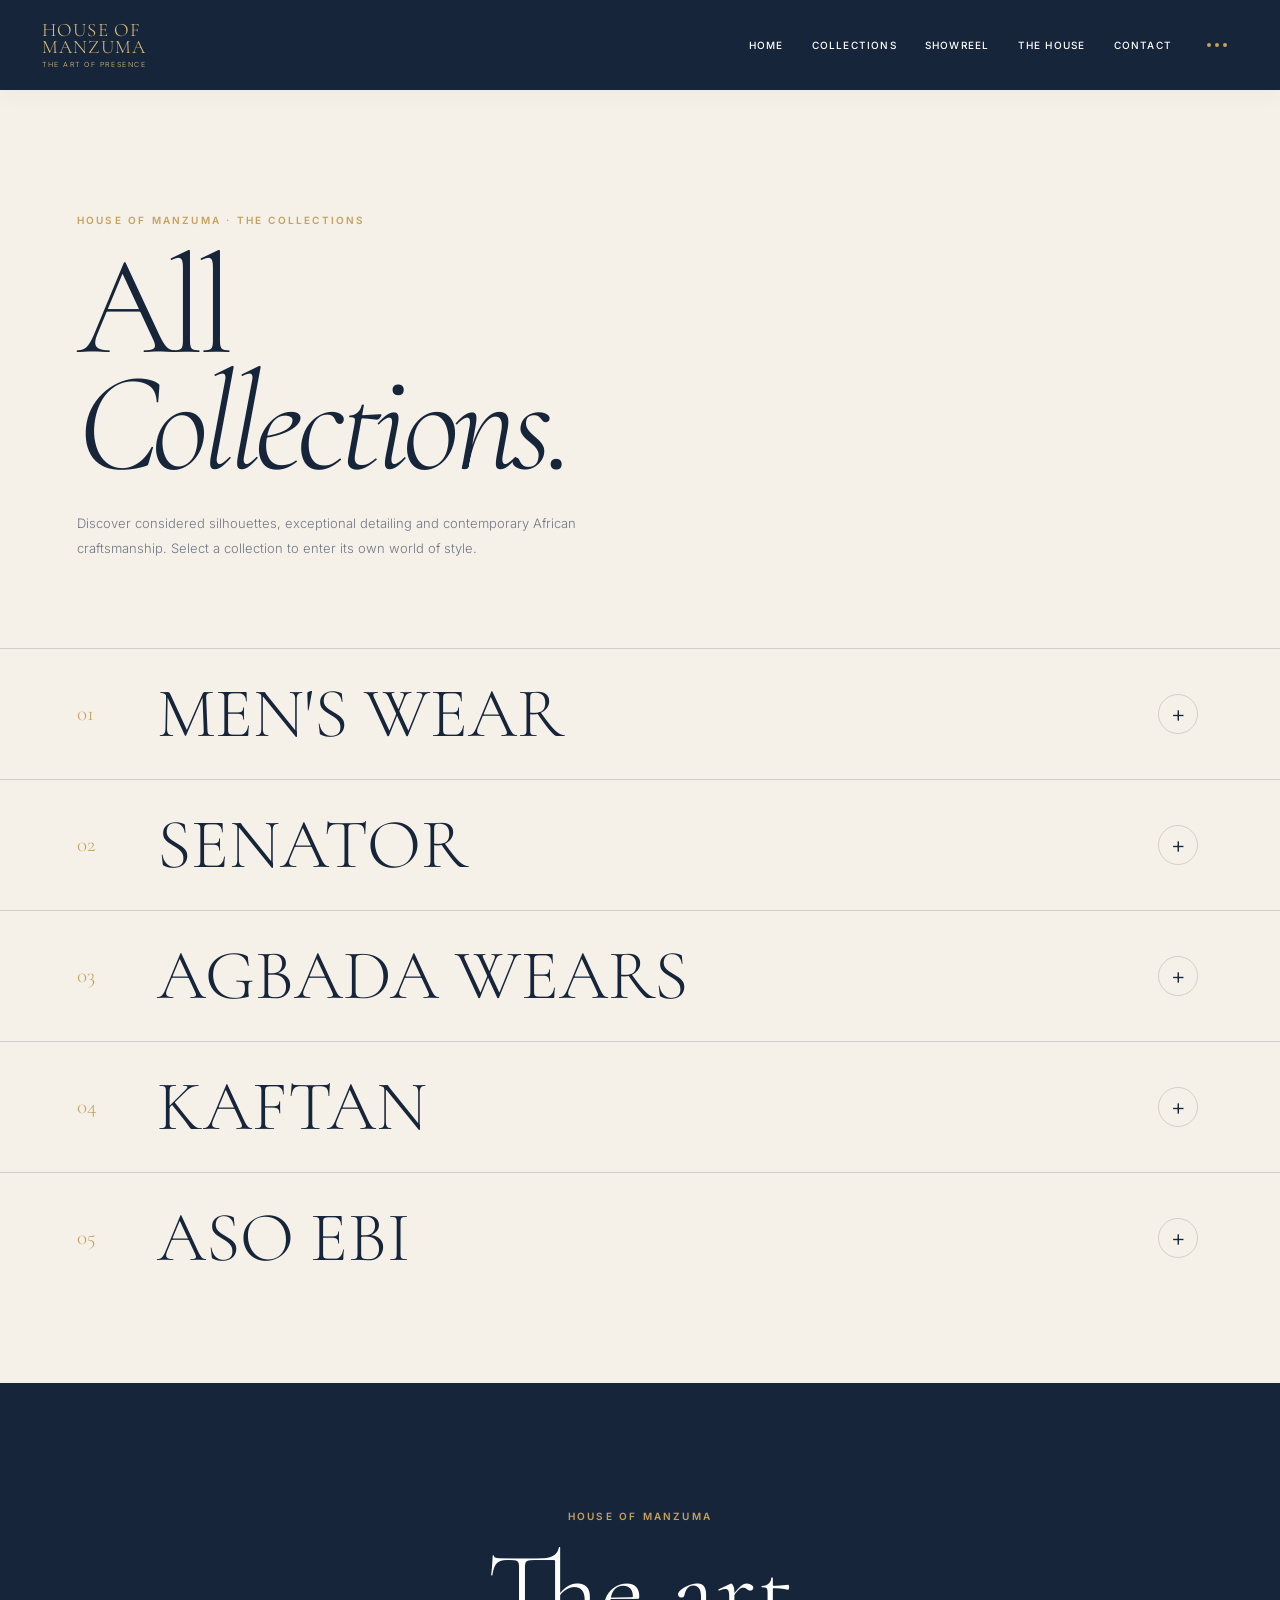
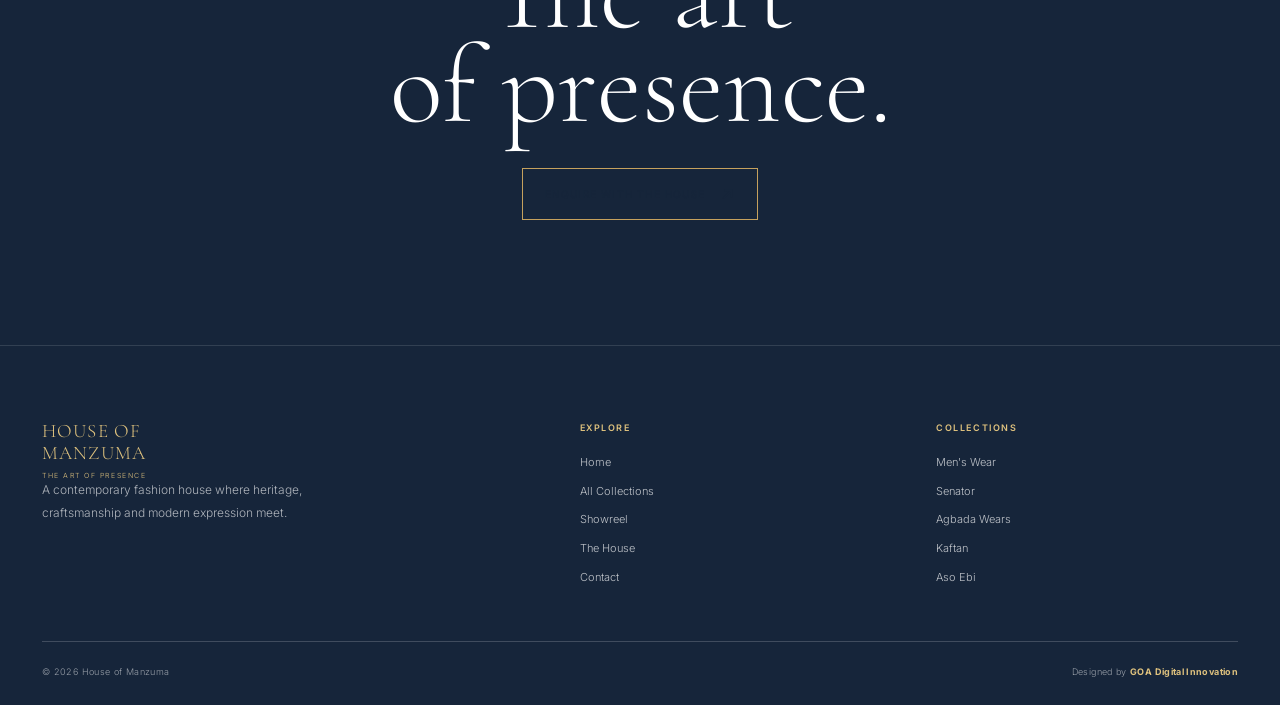
<file: All_COLLECTIONS/index.html>
<!DOCTYPE html>
<html lang="en">
<head>
    <meta charset="UTF-8">
    <meta name="viewport" content="width=device-width, initial-scale=1.0">

    <title>All Collections | House of Manzuma</title>
    <meta name="description" content="Discover the collections of House of Manzuma.">

    <link rel="stylesheet" href="../style.css">
    <link rel="preconnect" href="https://fonts.googleapis.com">
    <link rel="preconnect" href="https://fonts.gstatic.com" crossorigin>
    <link href="https://fonts.googleapis.com/css2?family=Cormorant+Garamond:ital,wght@0,300;0,400;0,500;1,300;1,400&family=Inter:wght@300;400;500;600&display=swap" rel="stylesheet">

    <style>
        .collections-page {
            padding-top: 90px;
            background: var(--ivory);
            color: var(--ink);
        }

        .brand-wordmark {
            color: var(--gold-light);
            font-family: var(--serif);
            font-size: 19px;
            line-height: .9;
            letter-spacing: .06em;
        }

        .brand-wordmark small {
            display: block;
            margin-top: 7px;
            font-family: var(--sans);
            font-size: 7px;
            letter-spacing: .22em;
        }

        .collections-hero {
            min-height: 62vh;
            padding: 120px 6% 85px;
            display: flex;
            flex-direction: column;
            justify-content: center;
        }

        .collections-hero h1 {
            margin: 22px 0 30px;
            color: var(--ink);
            font-family: var(--serif);
            font-size: clamp(70px, 11vw, 145px);
            font-weight: 300;
            line-height: .82;
            letter-spacing: -.045em;
        }

        .collections-hero h1 em {
            display: block;
        }

        .collections-hero > p:last-child {
            max-width: 500px;
            color: var(--muted);
            font-size: 13px;
            line-height: 1.9;
        }

        .collection-list {
            padding-bottom: 80px;
        }

        .fold-collection {
            border-top: 1px solid var(--line-light);
            background: var(--ivory);
            opacity: 1 !important;
            visibility: visible !important;
        }

        .fold-header {
            width: 100%;
            min-height: 130px;
            padding: 20px 6%;
            display: grid;
            grid-template-columns: 65px minmax(0, 1fr) 45px;
            align-items: center;
            gap: 15px;
            border: 0;
            background: var(--ivory);
            color: var(--ink);
            text-align: left;
            cursor: pointer;
        }

        .fold-number {
            color: var(--gold);
            font-family: var(--serif);
            font-size: 21px;
        }

        .fold-title {
            color: var(--ink) !important;
            font-family: var(--serif);
            font-size: clamp(35px, 5.5vw, 75px);
            font-weight: 300;
            line-height: 1;
            opacity: 1 !important;
            visibility: visible !important;
        }

        .fold-plus {
            width: 40px;
            height: 40px;
            display: flex;
            align-items: center;
            justify-content: center;
            border: 1px solid var(--line-light);
            border-radius: 50%;
            font-size: 23px;
            transition: transform .3s ease, background .3s ease;
        }

        .fold-collection.active .fold-plus {
            background: var(--gold);
            transform: rotate(45deg);
        }

        .fold-content {
            display: grid;
            grid-template-rows: 0fr;
            transition: grid-template-rows .45s ease;
        }

        .fold-collection.active .fold-content {
            grid-template-rows: 1fr;
        }

        .fold-content-inner {
            min-height: 0;
            overflow: hidden;
        }

        .collection-description {
            padding: 0 6% 35px calc(6% + 80px);
        }

        .collection-description p {
            max-width: 570px;
            margin-bottom: 24px;
            color: var(--muted);
            font-size: 13px;
            line-height: 1.9;
        }

        .collection-link {
            display: inline-flex;
            align-items: center;
            gap: 18px;
            padding-bottom: 8px;
            border-bottom: 1px solid var(--gold);
            color: var(--ink);
            font-size: 10px;
            letter-spacing: .15em;
            text-transform: uppercase;
        }

        .collection-bottom {
            padding: 125px 20px;
            background: var(--ink);
            color: var(--white);
            text-align: center;
        }

        .collection-bottom h2 {
            margin: 22px auto 35px;
            font-family: var(--serif);
            font-size: clamp(60px, 9vw, 110px);
            font-weight: 300;
            line-height: .85;
        }

        .site-footer a,
        .footer a {
            text-decoration: none;
        }

        @media (max-width: 760px) {
            .collections-page {
                padding-top: 75px;
            }

            .collections-hero {
                min-height: 55vh;
                padding: 95px 20px 60px;
            }

            .collections-hero h1 {
                font-size: clamp(62px, 16vw, 90px);
            }

            .fold-header {
                min-height: 100px;
                padding: 18px 16px;
                grid-template-columns: 30px minmax(0, 1fr) 34px;
                gap: 8px;
            }

            .fold-title {
                font-size: clamp(25px, 7vw, 39px);
                overflow-wrap: anywhere;
            }

            .fold-number {
                font-size: 14px;
            }

            .fold-plus {
                width: 31px;
                height: 31px;
                font-size: 19px;
            }

            .collection-description {
                padding: 0 20px 30px 54px;
            }

            .collection-bottom {
                padding: 90px 20px;
            }
        }
    </style>
</head>

<body>

    <!-- SHARED HEADER -->
    <header class="header site-header">
        <div class="header-inner">

            <a class="brand" href="../index.html" aria-label="House of Manzuma Home">
                <span class="brand-wordmark">
                    HOUSE OF<br>MANZUMA
                    <small>THE ART OF PRESENCE</small>
                </span>
            </a>

            <nav class="desktop-nav" aria-label="Main navigation">
                <a href="../index.html">Home</a>
                <a href="index.html">Collections</a>
                <a href="../SHOWREEL%20COLLECTIONS/index.html">Showreel</a>
                <a href="../index.html#house">The House</a>
                <a href="../CONTACT/index.html">Contact</a>
            </nav>

            <button class="dots-button" id="dotsButton"
                    type="button" aria-label="Social media"
                    aria-expanded="false">
                <span></span><span></span><span></span>
            </button>

            <button class="menu-button" id="menuButton"
                    type="button" aria-label="Open collections"
                    aria-expanded="false">
                <span></span><span></span><span></span>
            </button>

        </div>
    </header>


    <!-- MOBILE COLLECTION MENU -->
    <nav class="mobile-navigation" id="mobileNavigation"
         aria-label="Collection navigation">

        <div class="mobile-nav-inner">
            <div class="mobile-section-title">Explore Collections</div>
            <a href="../../index.html">Home</a>
            <a href="MENS%20WEAR/index.html">Men's Wear</a>
            <a href="SENATOR/index.html">Senator</a>
            <a href="AGBADA%20WEARS/index.html">Agbada Wears</a>
            <a href="KAFTAN/index.html">Kaftan</a>
            <a href="ASO%20EBI/index.html">Aso Ebi</a>
        </div>
    </nav>


    <!-- SOCIAL MENU -->
    <nav class="social-navigation" id="socialNavigation"
         aria-label="Social media links">

        <div class="social-inner">
            <span class="social-label">Follow the House</span>
            <!-- Replace # with the official profile URLs -->
            <a href="#" target="_blank" rel="noopener noreferrer">Instagram</a>
            <a href="#" target="_blank" rel="noopener noreferrer">Facebook</a>
            <a href="#" target="_blank" rel="noopener noreferrer">TikTok</a>
            <a href="#" target="_blank" rel="noopener noreferrer">X</a>
        </div>
    </nav>


    <main class="collections-page">

        <section class="collections-hero">
            <p class="eyebrow">HOUSE OF MANZUMA · THE COLLECTIONS</p>

            <h1>All<br><em>Collections.</em></h1>

            <p>
                Discover considered silhouettes, exceptional detailing
                and contemporary African craftsmanship. Select a collection
                to enter its own world of style.
            </p>
        </section>


        <section class="collection-list" aria-label="Our collections">

            <article class="fold-collection">
                <button class="fold-header" type="button" aria-expanded="false">
                    <span class="fold-number">01</span>
                    <span class="fold-title">MEN'S WEAR</span>
                    <span class="fold-plus" aria-hidden="true">+</span>
                </button>
                <div class="fold-content">
                    <div class="fold-content-inner">
                        <div class="collection-description">
                            <p>Modern menswear shaped by confident silhouettes, thoughtful construction and understated sophistication.</p>
                            <a class="collection-link" href="MENS%20WEAR/index.html">Explore Men's Wear <span>↗</span></a>
                        </div>
                    </div>
                </div>
            </article>

            <article class="fold-collection">
                <button class="fold-header" type="button" aria-expanded="false">
                    <span class="fold-number">02</span>
                    <span class="fold-title">SENATOR</span>
                    <span class="fold-plus" aria-hidden="true">+</span>
                </button>
                <div class="fold-content">
                    <div class="fold-content-inner">
                        <div class="collection-description">
                            <p>Refined Senator styles balancing cultural identity, clean lines and effortless presence.</p>
                            <a class="collection-link" href="SENATOR/index.html">Explore Senator <span>↗</span></a>
                        </div>
                    </div>
                </div>
            </article>

            <article class="fold-collection">
                <button class="fold-header" type="button" aria-expanded="false">
                    <span class="fold-number">03</span>
                    <span class="fold-title">AGBADA WEARS</span>
                    <span class="fold-plus" aria-hidden="true">+</span>
                </button>
                <div class="fold-content">
                    <div class="fold-content-inner">
                        <div class="collection-description">
                            <p>A celebration of grandeur and heritage, expressed through distinctive volume and meticulous detailing.</p>
                            <a class="collection-link" href="AGBADA%20WEARS/index.html">Explore Agbada Wears <span>↗</span></a>
                        </div>
                    </div>
                </div>
            </article>

            <article class="fold-collection">
                <button class="fold-header" type="button" aria-expanded="false">
                    <span class="fold-number">04</span>
                    <span class="fold-title">KAFTAN</span>
                    <span class="fold-plus" aria-hidden="true">+</span>
                </button>
                <div class="fold-content">
                    <div class="fold-content-inner">
                        <div class="collection-description">
                            <p>Relaxed elegance, elevated proportions and considered craftsmanship in every silhouette.</p>
                            <a class="collection-link" href="KAFTAN/index.html">Explore Kaftan <span>↗</span></a>
                        </div>
                    </div>
                </div>
            </article>

            <article class="fold-collection">
                <button class="fold-header" type="button" aria-expanded="false">
                    <span class="fold-number">05</span>
                    <span class="fold-title">ASO EBI</span>
                    <span class="fold-plus" aria-hidden="true">+</span>
                </button>
                <div class="fold-content">
                    <div class="fold-content-inner">
                        <div class="collection-description">
                            <p>Distinctive occasionwear designed for meaningful celebrations and memorable entrances.</p>
                            <a class="collection-link" href="ASO%20EBI/index.html">Explore Aso Ebi <span>↗</span></a>
                        </div>
                    </div>
                </div>
            </article>

        </section>


        <section class="collection-bottom">
            <p class="eyebrow">HOUSE OF MANZUMA</p>
            <h2>The art<br>of presence.</h2>
            <a href="../CONTACT/index.html" class="outline-button">
                Enquire with the House <span>↗</span>
            </a>
        </section>

    </main>


    <!-- SHARED FOOTER -->
    <footer class="site-footer">
        <div class="footer-main">

            <div class="footer-brand">
                <a href="../index.html" class="brand-wordmark">
                    HOUSE OF<br>MANZUMA
                    <small>THE ART OF PRESENCE</small>
                </a>
                <p>
                    A contemporary fashion house where heritage,
                    craftsmanship and modern expression meet.
                </p>
            </div>

            <div class="footer-column">
                <span>Explore</span>
                <a href="../index.html">Home</a>
                <a href="index.html">All Collections</a>
                <a href="../SHOWREEL%20COLLECTIONS/index.html">Showreel</a>
                <a href="../index.html#house">The House</a>
                <a href="../CONTACT/index.html">Contact</a>
            </div>

            <div class="footer-column">
                <span>Collections</span>
                <a href="MENS%20WEAR/index.html">Men's Wear</a>
                <a href="SENATOR/index.html">Senator</a>
                <a href="AGBADA%20WEARS/index.html">Agbada Wears</a>
                <a href="KAFTAN/index.html">Kaftan</a>
                <a href="ASO%20EBI/index.html">Aso Ebi</a>
            </div>

        </div>

        <div class="footer-bottom">
            <span>© <span class="current-year"></span> House of Manzuma</span>
            <span class="goa-signature">Designed by <strong>GOA Digital Innovation</strong></span>
        </div>
    </footer>

    <script>
        document.querySelectorAll(".current-year").forEach(el => {
            el.textContent = new Date().getFullYear();
        });
    </script>
    <script src="../script.js"></script>

</body>
</html>
</file>
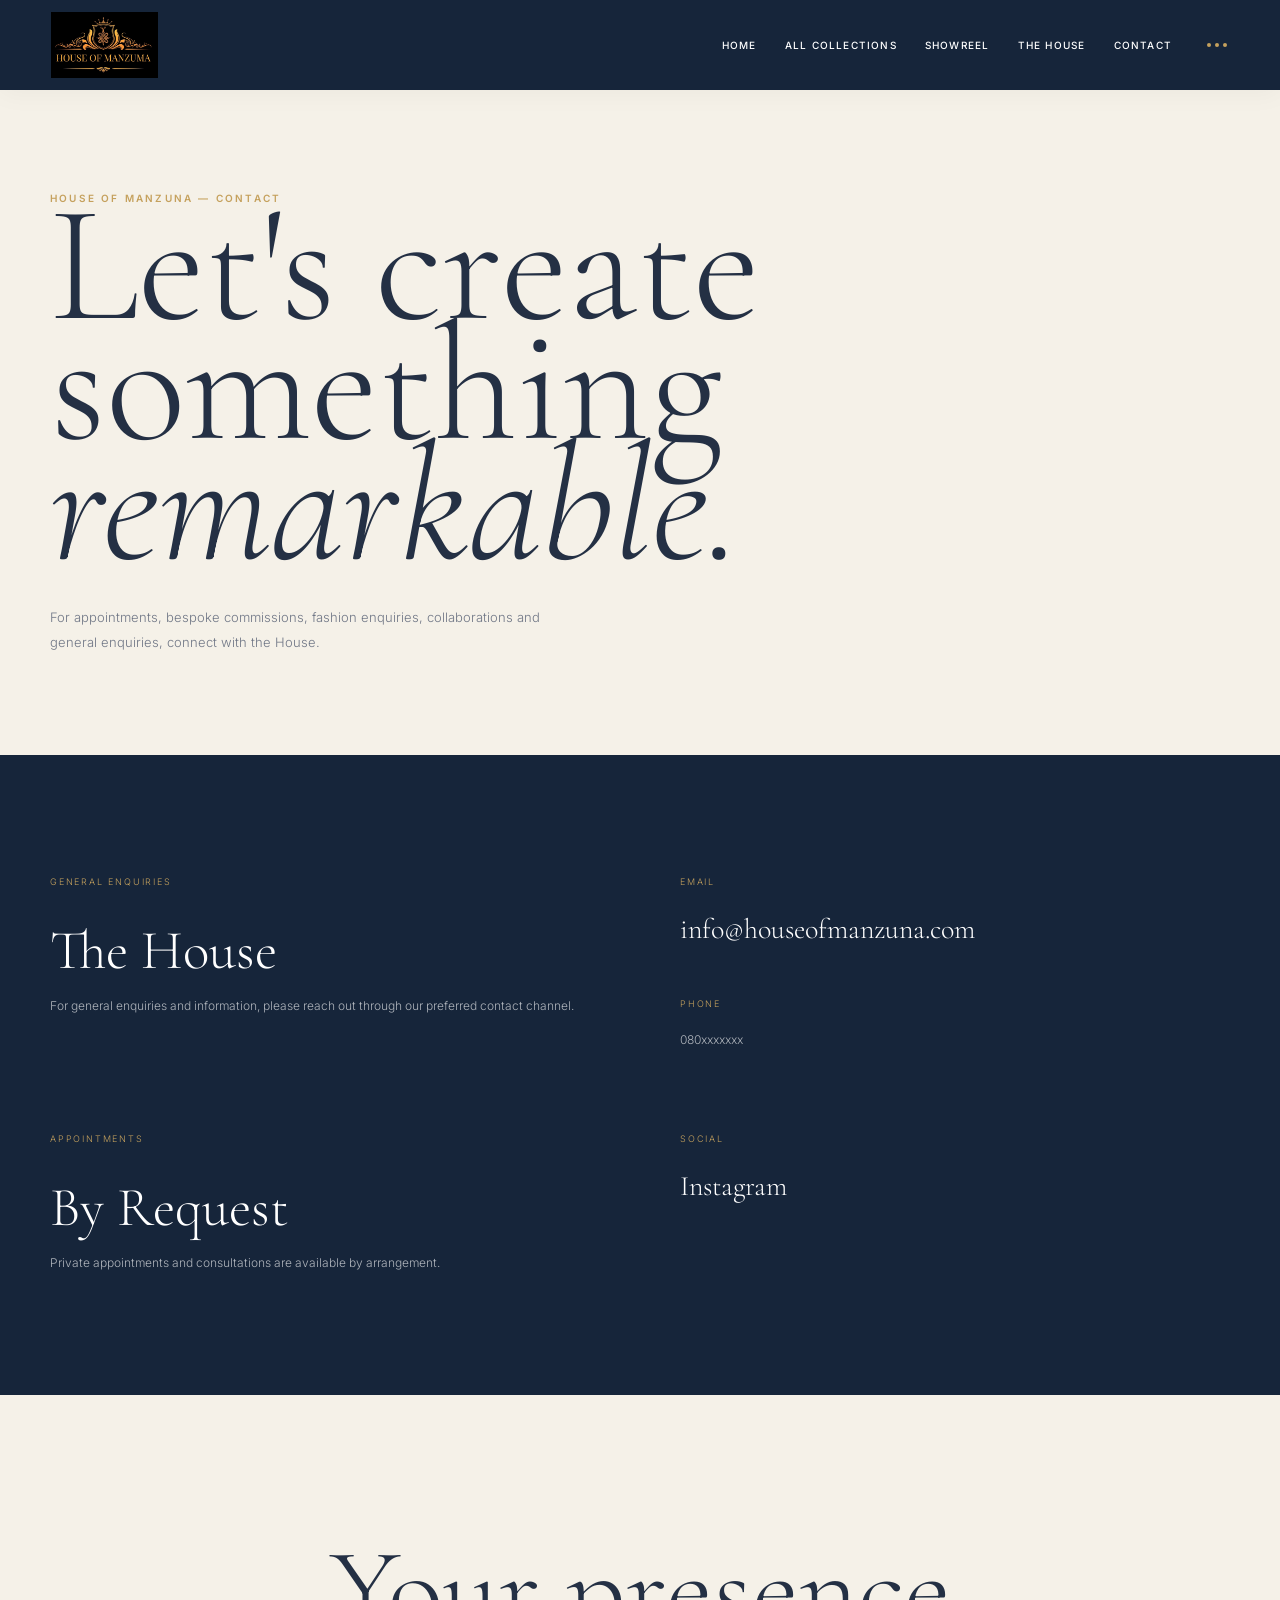
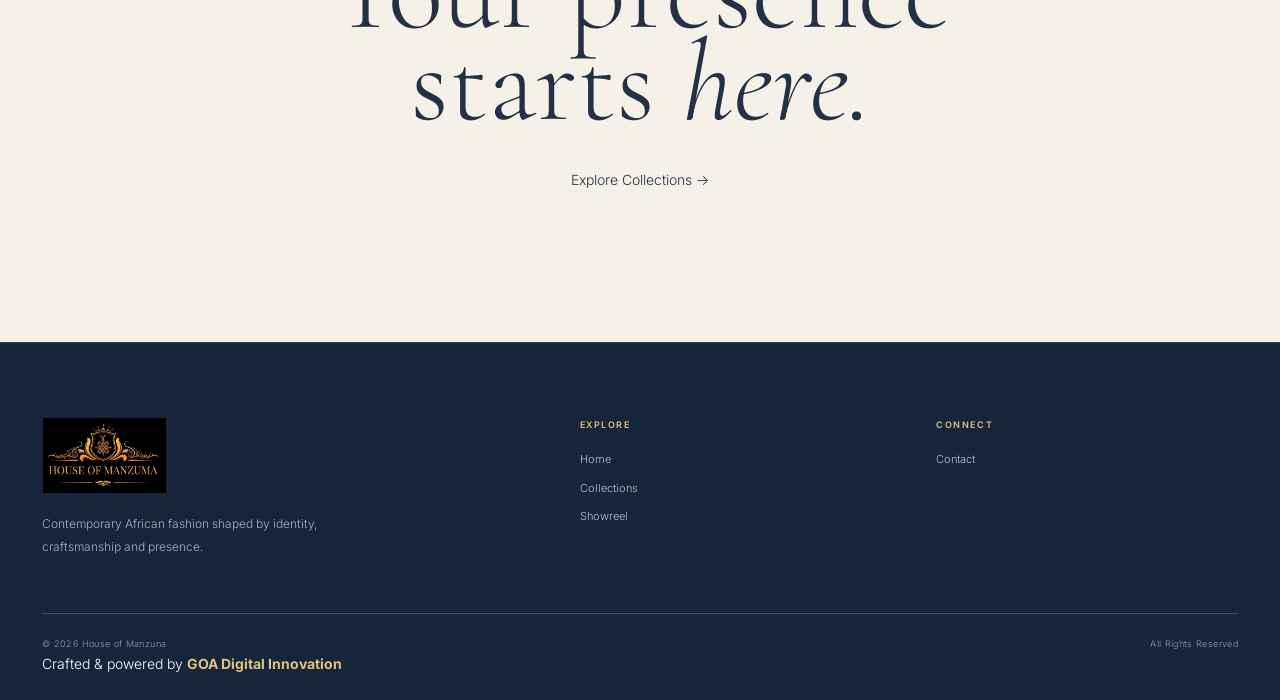
<file: CONTACT/index.html>
<!DOCTYPE html>
<html lang="en">

<head>

    <meta charset="UTF-8">

    <meta
        name="viewport"
        content="width=device-width, initial-scale=1.0"
    >

    <title>
        Contact | House of Manzuna
    </title>

    <meta
        name="description"
        content="Contact House of Manzuna for appointments, bespoke commissions, collaborations and fashion enquiries."
    >

    <link rel="preconnect" href="https://fonts.googleapis.com">

    <link
        rel="preconnect"
        href="https://fonts.gstatic.com"
        crossorigin
    >

    <link
        href="https://fonts.googleapis.com/css2?family=Cormorant+Garamond:ital,wght@0,300;0,400;0,500;1,300;1,400&family=Inter:wght@300;400;500&display=swap"
        rel="stylesheet"
    >

    <link
        rel="stylesheet"
        href="../style.css"
    >


    <style>

        .contact-page {

            background: var(--paper);
        }


        .contact-hero {

            min-height: 75vh;

            padding:
                190px 50px 100px;

            max-width: 1500px;

            margin: auto;

            display: flex;

            flex-direction: column;

            justify-content: center;
        }


        .contact-hero h1 {

            max-width: 1000px;

            font-family: var(--serif);

            font-size:
                clamp(85px, 13vw, 185px);

            font-weight: 300;

            line-height: .72;
        }


        .contact-hero h1 em {

            color: var(--terracotta);
        }


        .contact-hero p:last-child {

            max-width: 500px;

            margin-top: 40px;

            color: var(--muted);

            font-size: 13px;

            line-height: 1.9;
        }


        .contact-details {

            background: var(--ink);

            color: white;

            padding:
                120px 50px;
        }


        .contact-grid {

            max-width: 1200px;

            margin: auto;

            display: grid;

            grid-template-columns:
                repeat(2, 1fr);

            gap: 80px;
        }


        .contact-block span {

            display: block;

            margin-bottom: 18px;

            color: var(--gold);

            font-size: 9px;

            letter-spacing: .2em;

            text-transform: uppercase;
        }


        .contact-block h2 {

            font-family: var(--serif);

            font-size: 55px;

            font-weight: 300;
        }


        .contact-block p {

            color:
                rgba(255,255,255,.65);

            font-size: 12px;

            line-height: 1.9;
        }


        .contact-block a {

            color: white;

            font-family: var(--serif);

            font-size: 28px;

            text-decoration: none;
        }


        .contact-end {

            padding:
                150px 30px;

            text-align: center;
        }


        .contact-end h2 {

            max-width: 900px;

            margin:
                auto auto 40px;

            font-family: var(--serif);

            font-size:
                clamp(65px, 9vw, 130px);

            line-height: .8;

            font-weight: 300;
        }


        .contact-end em {

            color: var(--terracotta);
        }


        @media(max-width:700px) {

            .contact-hero {

                padding:
                    140px 20px 80px;
            }


            .contact-hero h1 {

                font-size: 82px;
            }


            .contact-details {

                padding:
                    90px 20px;
            }


            .contact-grid {

                grid-template-columns: 1fr;

                gap: 60px;
            }


            .contact-block h2 {

                font-size: 45px;
            }


            .contact-end {

                padding:
                    110px 20px;
            }

        }

    </style>

</head>


<body>


<!-- =========================================================
     HEADER
========================================================= -->

<header class="site-header">

    <div class="header-inner">


        <a
            href="../index.html"
            class="brand"
            aria-label="House of Manzuna Home"
        >

            <img
                src="../LOGO.JPG"
                alt="House of Manzuna"
            >

        </a>


        <nav class="desktop-navigation">

            <a href="../index.html">
                Home
            </a>

            <a href="../ALL_COLLECTIONS/index.html">
                All Collections
            </a>

            <a href="../SHOWREEL%20COLLECTIONS/index.html">
                Showreel
            </a>

            <a href="../index.html#the-house">
                The House
            </a>

            <a href="index.html">
                Contact
            </a>

        </nav>


        <button
            class="dots-button"
            id="dotsButton"
            type="button"
            aria-label="Open social links"
            aria-expanded="false"
        >

            <span></span>
            <span></span>
            <span></span>

        </button>


        <button
            class="menu-button"
            id="menuButton"
            type="button"
            aria-label="Open collections"
            aria-expanded="false"
        >

            <span></span>
            <span></span>
            <span></span>

        </button>

    </div>


    <!-- SOCIAL PANEL -->

    <div
        class="social-panel"
        id="socialPanel"
    >

        <div class="social-panel-inner">

            <span class="panel-label">
                Follow The House
            </span>

            <a href="#" target="_blank" rel="noopener">
                Instagram
            </a>

            <a href="#" target="_blank" rel="noopener">
                Facebook
            </a>

            <a href="#" target="_blank" rel="noopener">
                TikTok
            </a>

            <a href="#" target="_blank" rel="noopener">
                X / Twitter
            </a>

        </div>

    </div>


    <!-- MOBILE COLLECTIONS -->

    <div
        class="mobile-collection-panel"
        id="mobileCollectionPanel"
    >

        <div class="mobile-collection-inner">

            <div class="mobile-panel-heading">

                <span>
                    House of Manzuna
                </span>

                <strong>
                    Collections
                </strong>

            </div>
            
            <a href="../index.html">Home</a>

            <a href="../ALL_COLLECTIONS/index.html#mens-wear">

                <span>01</span>
                MEN'S WEAR

            </a>


            <a href="../ALL_COLLECTIONS/index.html#senator">

                <span>02</span>
                SENATOR

            </a>


            <a href="../ALL_COLLECTIONS/index.html#agbada-wears">

                <span>03</span>
                AGBADA WEARS

            </a>


            <a href="../ALL_COLLECTIONS/index.html#kaftan">

                <span>04</span>
                KAFTAN

            </a>


            <a href="../ALL_COLLECTIONS/index.html#aso-ebi">

                <span>05</span>
                ASO EBI OUTFIT

            </a>


            <a href="../ALL_COLLECTIONS/index.html">

                <span>06</span>
                VIEW ALL COLLECTIONS

            </a>

        </div>

    </div>

</header>


<!-- =========================================================
     MAIN
========================================================= -->

<main class="contact-page">


    <section class="contact-hero">

        <p class="eyebrow">
            HOUSE OF MANZUNA — CONTACT
        </p>


        <h1>
            Let's create<br>
            something <em>remarkable.</em>
        </h1>


        <p>
            For appointments, bespoke commissions,
            fashion enquiries, collaborations and
            general enquiries, connect with the House.
        </p>

    </section>


    <!-- =====================================================
         CONTACT DETAILS
    ====================================================== -->

    <section class="contact-details">

        <div class="contact-grid">


            <div class="contact-block">

                <span>
                    General Enquiries
                </span>

                <h2>
                    The House
                </h2>

                <p>
                    For general enquiries and information,
                    please reach out through our preferred
                    contact channel.
                </p>

            </div>


            <div class="contact-block">

                <span>
                    Email
                </span>

                <a href="mailto:info@houseofmanzuna.com">
                    info@houseofmanzuna.com
                </a>

                <br><br><br>


                <span>
                    Phone
                </span>

                <p>
                    080xxxxxxx
                </p>

            </div>


            <div class="contact-block">

                <span>
                    Appointments
                </span>

                <h2>
                    By Request
                </h2>

                <p>
                    Private appointments and consultations
                    are available by arrangement.
                </p>

            </div>


            <div class="contact-block">

                <span>
                    Social
                </span>

                <a href="#">
                    Instagram
                </a>

            </div>


        </div>

    </section>


    <!-- =====================================================
         END CTA
    ====================================================== -->

    <section class="contact-end">

        <h2>
            Your presence<br>
            starts <em>here.</em>
        </h2>


        <a
            href="../ALL_COLLECTIONS/index.html"
            class="dark-link"
        >

            Explore Collections

            <span>→</span>

        </a>

    </section>

</main>


<!-- =========================================================
     FOOTER
========================================================= -->

<footer class="site-footer">

    <div class="footer-main">


        <div class="footer-brand">

            <img
                src="../LOGO.JPG"
                alt="House of Manzuna"
            >

            <p>
                Contemporary African fashion shaped
                by identity, craftsmanship and presence.
            </p>

        </div>


        <div class="footer-column">

            <span>
                Explore
            </span>

            <a href="../index.html">
                Home
            </a>

            <a href="../ALL_COLLECTIONS/index.html">
                Collections
            </a>

            <a href="../SHOWREEL%20COLLECTIONS/index.html">
                Showreel
            </a>

        </div>


        <div class="footer-column">

            <span>
                Connect
            </span>

            <a href="index.html">
                Contact
            </a>

        </div>

    </div>


    <div class="footer-bottom">

        <span>
            © 2026 House of Manzuna
        </span>

        <span>
            All Rights Reserved
        </span>

    </div>


    <div class="goa-signature">

        Crafted & powered by
        <strong>
            GOA Digital Innovation
        </strong>

    </div>

</footer>


<script src="../script.js"></script>

</body>
</html>
</file>
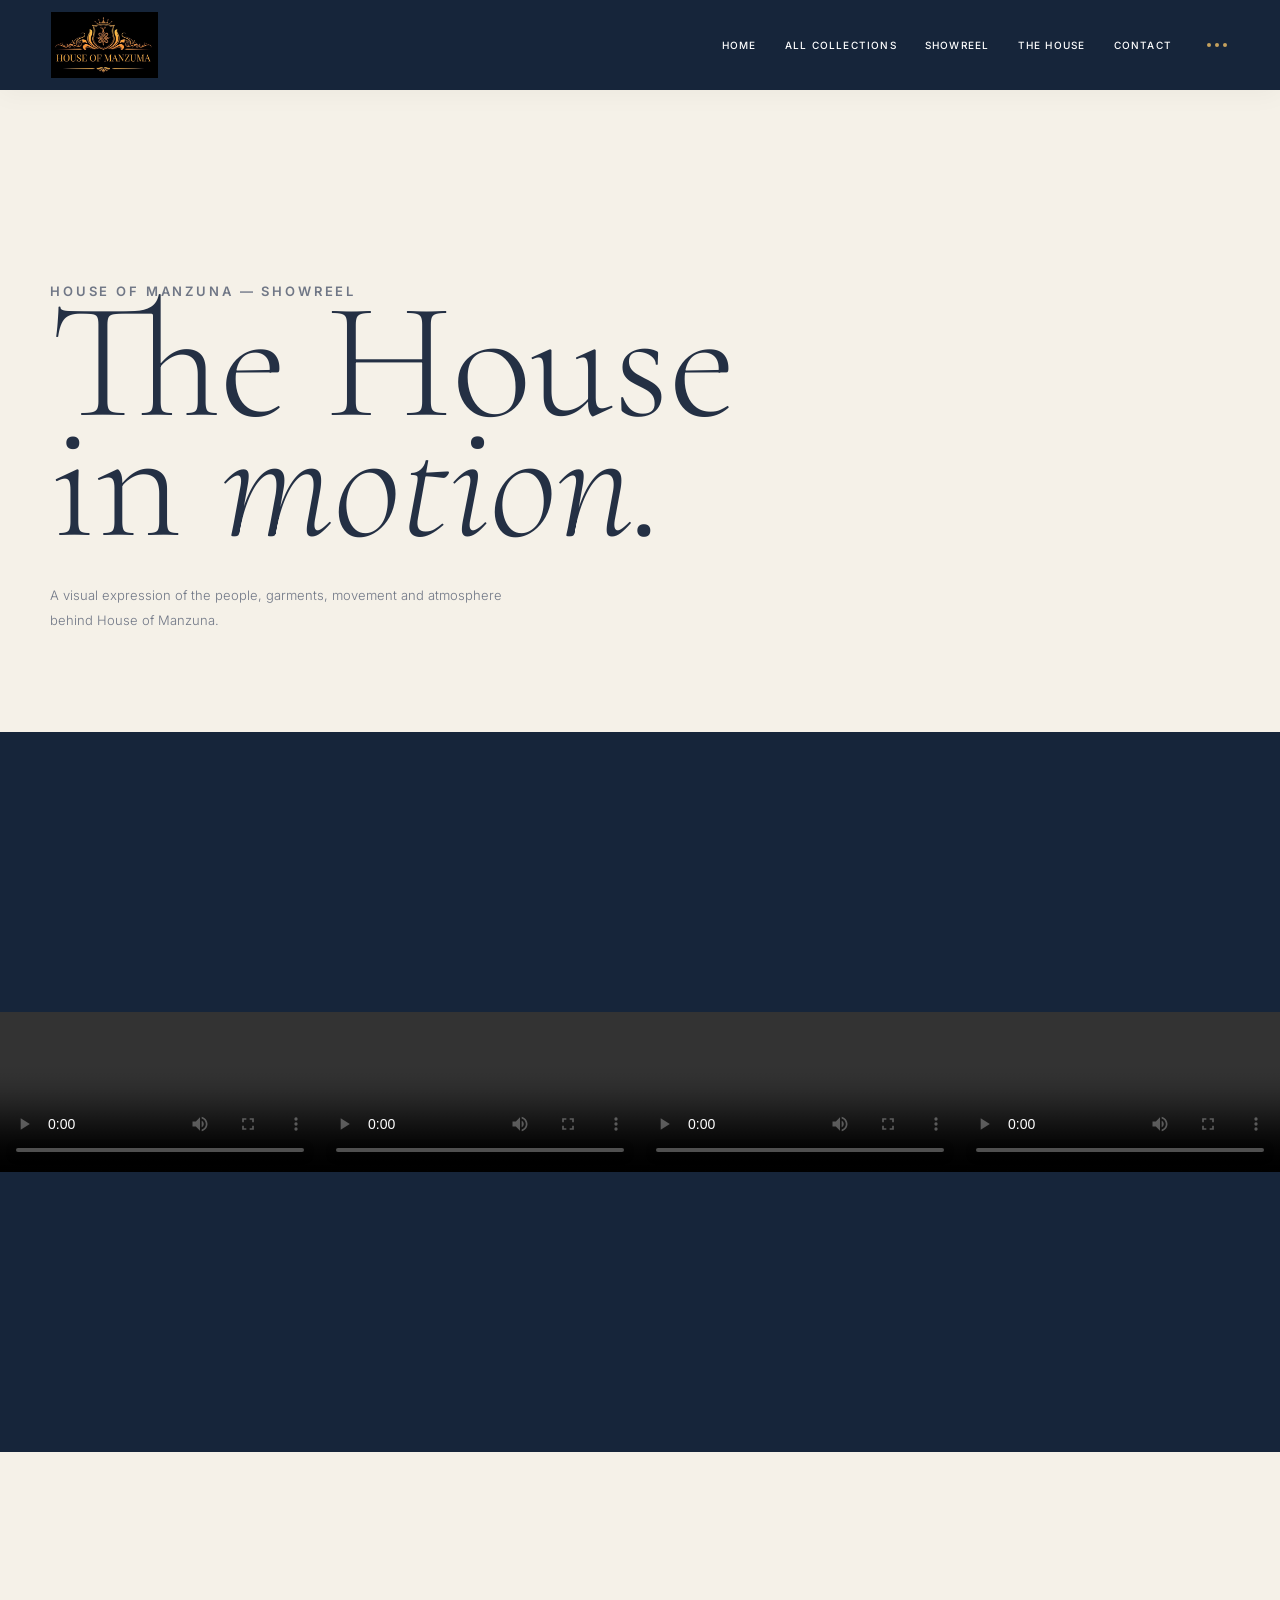
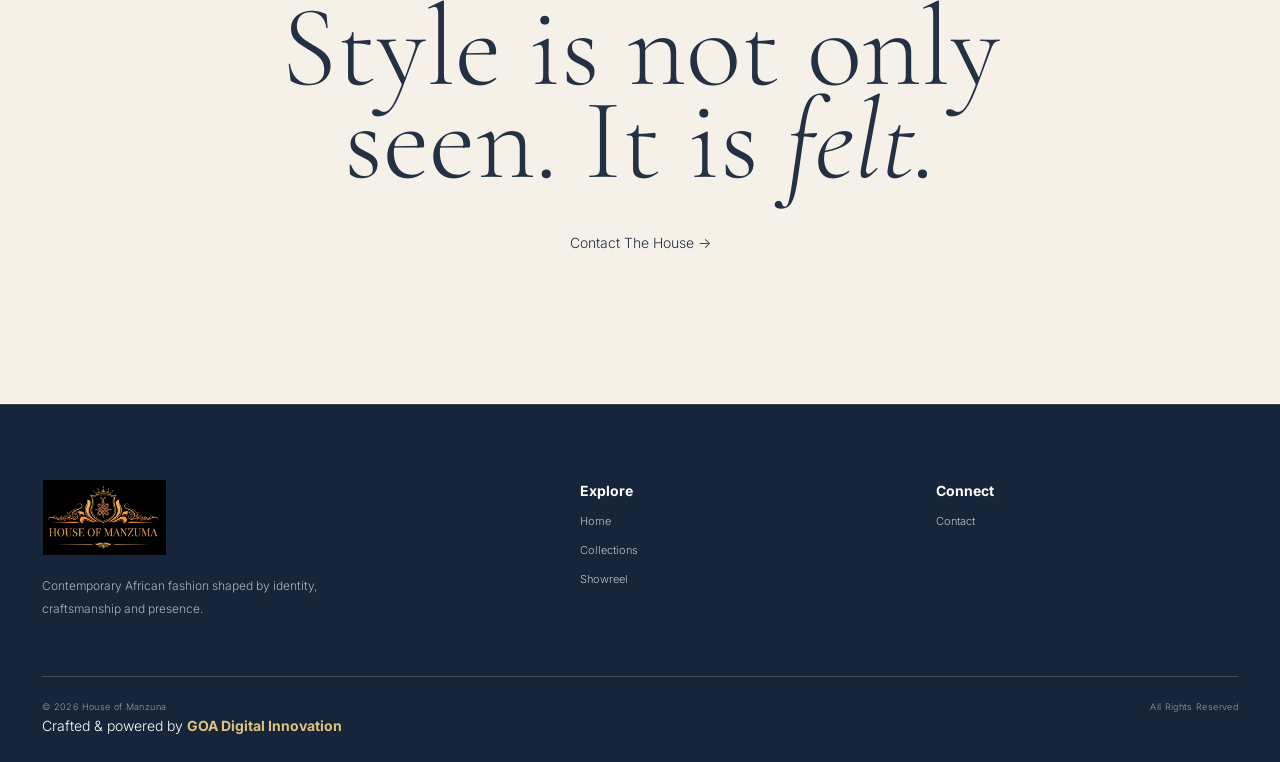
<file: SHOWREEL COLLECTIONS/index.html>
<!DOCTYPE html>
<html lang="en">

<head>

<meta charset="UTF-8">

<meta name="viewport"
      content="width=device-width, initial-scale=1.0">

<title>Showreel | House of Manzuna</title>

<link rel="preconnect"
      href="https://fonts.googleapis.com">

<link rel="preconnect"
      href="https://fonts.gstatic.com"
      crossorigin>

<link href="https://fonts.googleapis.com/css2?family=Cormorant+Garamond:ital,wght@0,300;0,400;0,500;1,300;1,400&family=Inter:wght@300;400;500&display=swap"
      rel="stylesheet">

<link rel="stylesheet"
      href="../style.css">

<style>

.showreel-page {
    background: var(--paper);
}

.showreel-hero {

    min-height: 65vh;

    padding:
        190px 50px 100px;

    max-width: 1500px;

    margin: auto;
}

.showreel-hero h1 {

    font-family: var(--serif);

    font-size:
        clamp(85px, 13vw, 190px);

    font-weight: 300;

    line-height: .72;
}

.showreel-hero h1 em {
    color: var(--terracotta);
}

.showreel-hero p {

    max-width: 480px;

    margin-top: 40px;

    color: var(--muted);

    font-size: 13px;

    line-height: 1.9;
}

.showreel-video {

    position: relative;

    background: var(--ink);

    min-height: 80vh;

    display: flex;

    align-items: center;

    justify-content: center;
}

.showreel-video video {

    width: 100%;

    max-height: 85vh;

    object-fit: cover;
}

.showreel-text {

    padding:
        150px 30px;

    text-align: center;
}

.showreel-text h2 {

    max-width: 900px;

    margin: auto;

    font-family: var(--serif);

    font-size:
        clamp(60px, 9vw, 130px);

    line-height: .8;

    font-weight: 300;
}

.showreel-text em {
    color: var(--terracotta);
}

@media(max-width:700px) {

    .showreel-hero {

        padding:
            140px 20px 70px;
    }

    .showreel-hero h1 {
        font-size: 82px;
    }

    .showreel-video {
        min-height: auto;
    }

    .showreel-video video {
        min-height: 500px;
        object-fit: cover;
    }

    .showreel-text {
        padding: 110px 20px;
    }

}

</style>

</head>

<body>


<header class="site-header">

<div class="header-inner">

<a href="../index.html"
   class="brand">

<img src="../LOGO.JPG"
     alt="House of Manzuna">

</a>

<nav class="desktop-nav">

<a href="../index.html">Home</a>

<a href="../ALL_COLLECTIONS/index.html">
All Collections
</a>

<a href="index.html">
Showreel
</a>

<a href="../index.html#house">
The House
</a>

<a href="../CONTACT/index.html">
Contact
</a>

</nav>

<button class="dots-button"
        id="dotsButton">

<span></span>
<span></span>
<span></span>

</button>

<button class="menu-button"
        id="menuButton">

<span></span>
<span></span>

</button>

</div>

</header>


<div class="social-navigation"
     id="socialNavigation">

<div class="social-inner">

<span class="social-label">
Follow The House
</span>

<a href="#">Instagram</a>
<a href="#">Facebook</a>
<a href="#">TikTok</a>
<a href="#">X</a>

</div>

</div>


<aside class="collection-menu"
       id="collectionMenu">

<div class="collection-menu-inner">

<div class="collection-menu-top">

<span>Collections</span>

<button id="menuClose">×</button>

</div>

<a href="../ALL_COLLECTIONS/index.html">
All Collections
</a>

<a href="../MENS WEAR/index.html">
MENS' WEAR
</a>

<a href="../SENATOR/index.html">
SENATOR
</a>

<a href="../AGBADA WEARS/index.html">
AGBADA WEARS
</a>

<a href="../KAFTAN/index.html">
KAFTAN
</a>

<a href="../ASO EBI/index.html">
ASO EBI OUTFIT
</a>

</div>

</aside>


<main class="showreel-page">


<section class="showreel-hero">

<p class="eyebrow">
HOUSE OF MANZUNA — SHOWREEL
</p>

<h1>
The House
<br>
in <em>motion.</em>
</h1>

<p>
A visual expression of the people,
garments, movement and atmosphere
behind House of Manzuna.
</p>

</section>


<section class="showreel-video">

<video controls playsinline>

<source src="/SHOWREEL COLLECTIONS/SHOWREEL.mp4"
        type="video/mp4">

Your browser does not support video.

</video>

<video controls playsinline>

<source src="/SHOWREEL COLLECTIONS/SHOWREEL.mp4"
        type="video/mp4">

Your browser does not support video.

</video>

<video controls playsinline>

<source src="/SHOWREEL COLLECTIONS/SHOWREEL.mp4"
        type="video/mp4">

Your browser does not support video.

</video>

<video controls playsinline>

<source src="/SHOWREEL COLLECTIONS/SHOWREEL.mp4"
        type="video/mp4">

Your browser does not support video.

</video>

</section>


<section class="showreel-text">

<h2>
Style is not only
seen. It is <em>felt.</em>
</h2>

<br><br>

<a href="../CONTACT/index.html"
   class="dark-link">

Contact The House
<span>→</span>

</a>

</section>

</main>


<footer class="site-footer">

<div class="footer-main">

<div class="footer-brand">

<img src="../LOGO.JPG"
     alt="House of Manzuna">

<p>
Contemporary African fashion shaped
by identity, craftsmanship and presence.
</p>

</div>

<div class="footer-column">

<h4>Explore</h4>

<a href="../index.html">Home</a>

<a href="../ALL_COLLECTIONS/index.html">
Collections
</a>

<a href="index.html">
Showreel
</a>

</div>

<div class="footer-column">

<h4>Connect</h4>

<a href="../CONTACT/index.html">
Contact
</a>

</div>

</div>

<div class="footer-bottom">

<span>© 2026 House of Manzuna</span>

<span>All Rights Reserved</span>

</div>

<div class="goa-signature">
Crafted & powered by
<strong>GOA Digital Innovation</strong>
</div>

</footer>


<script src="../script.js"></script>

</body>
</html>
</file>
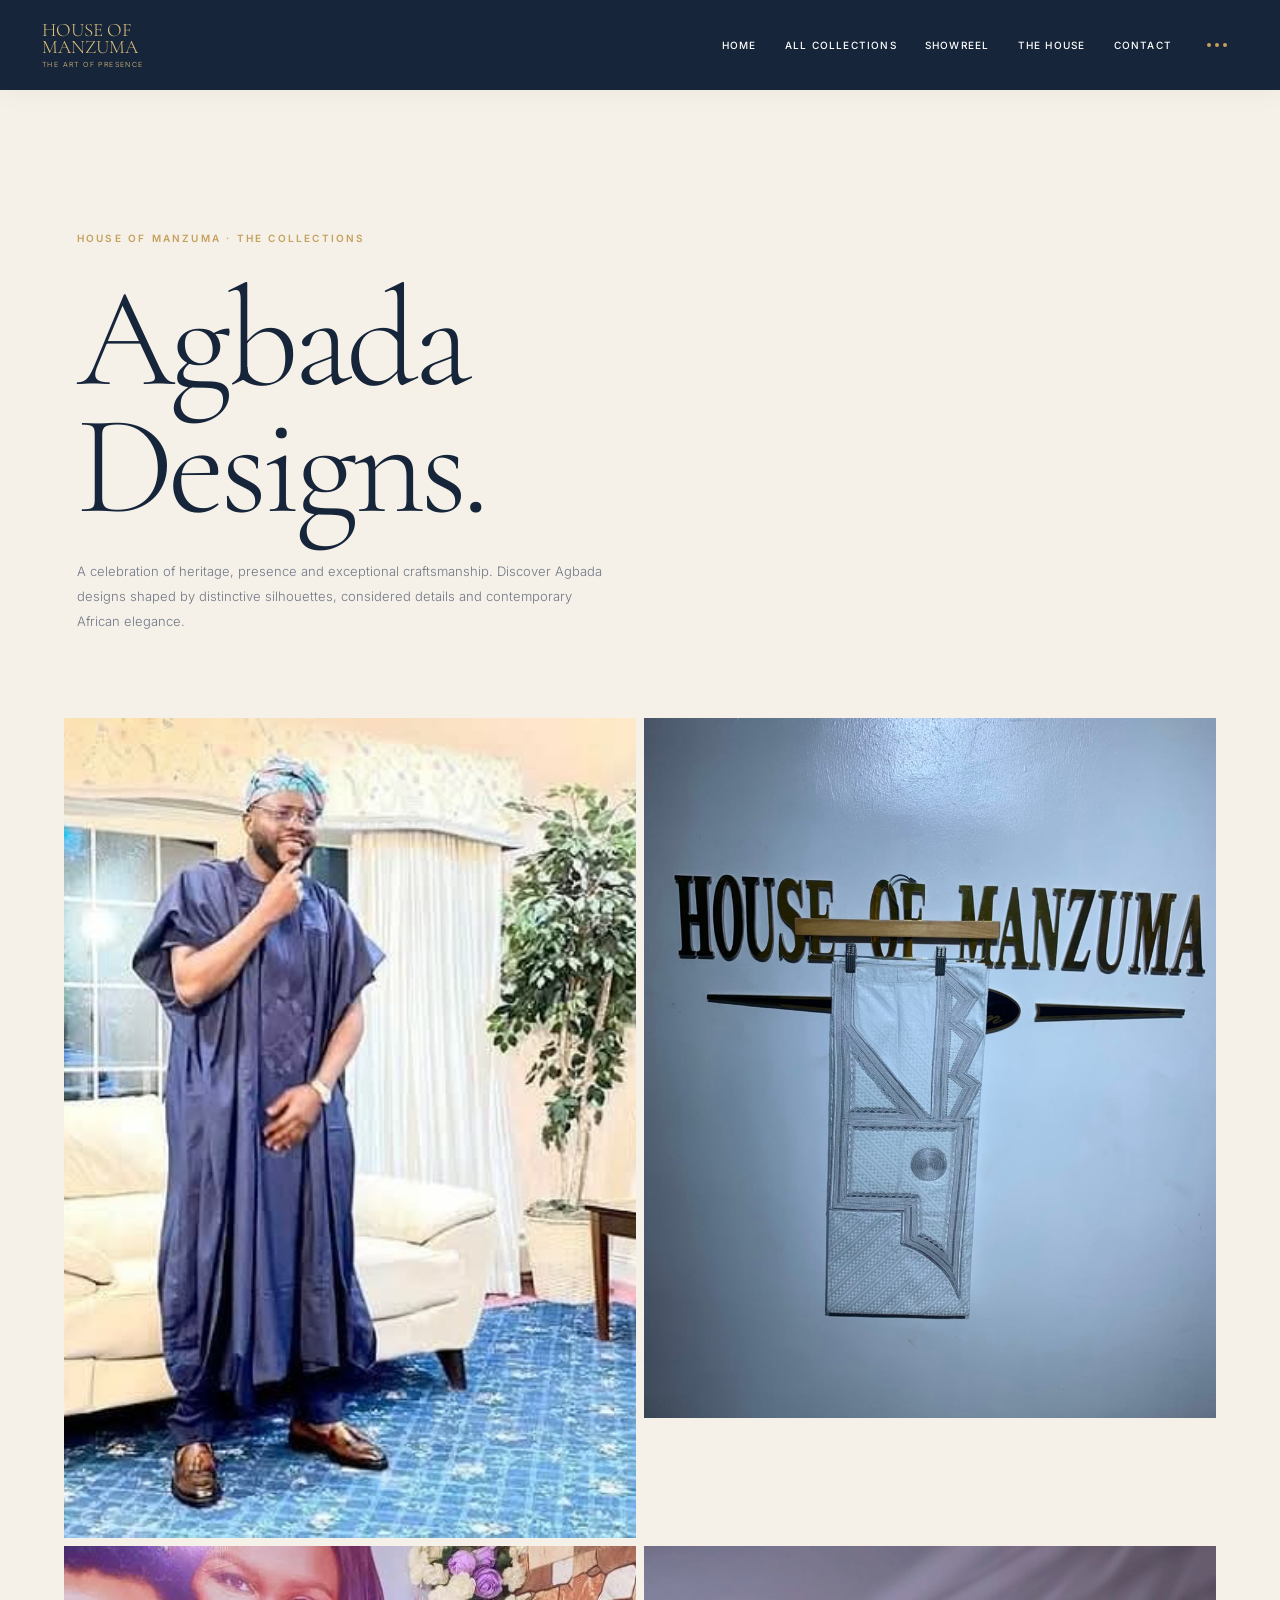
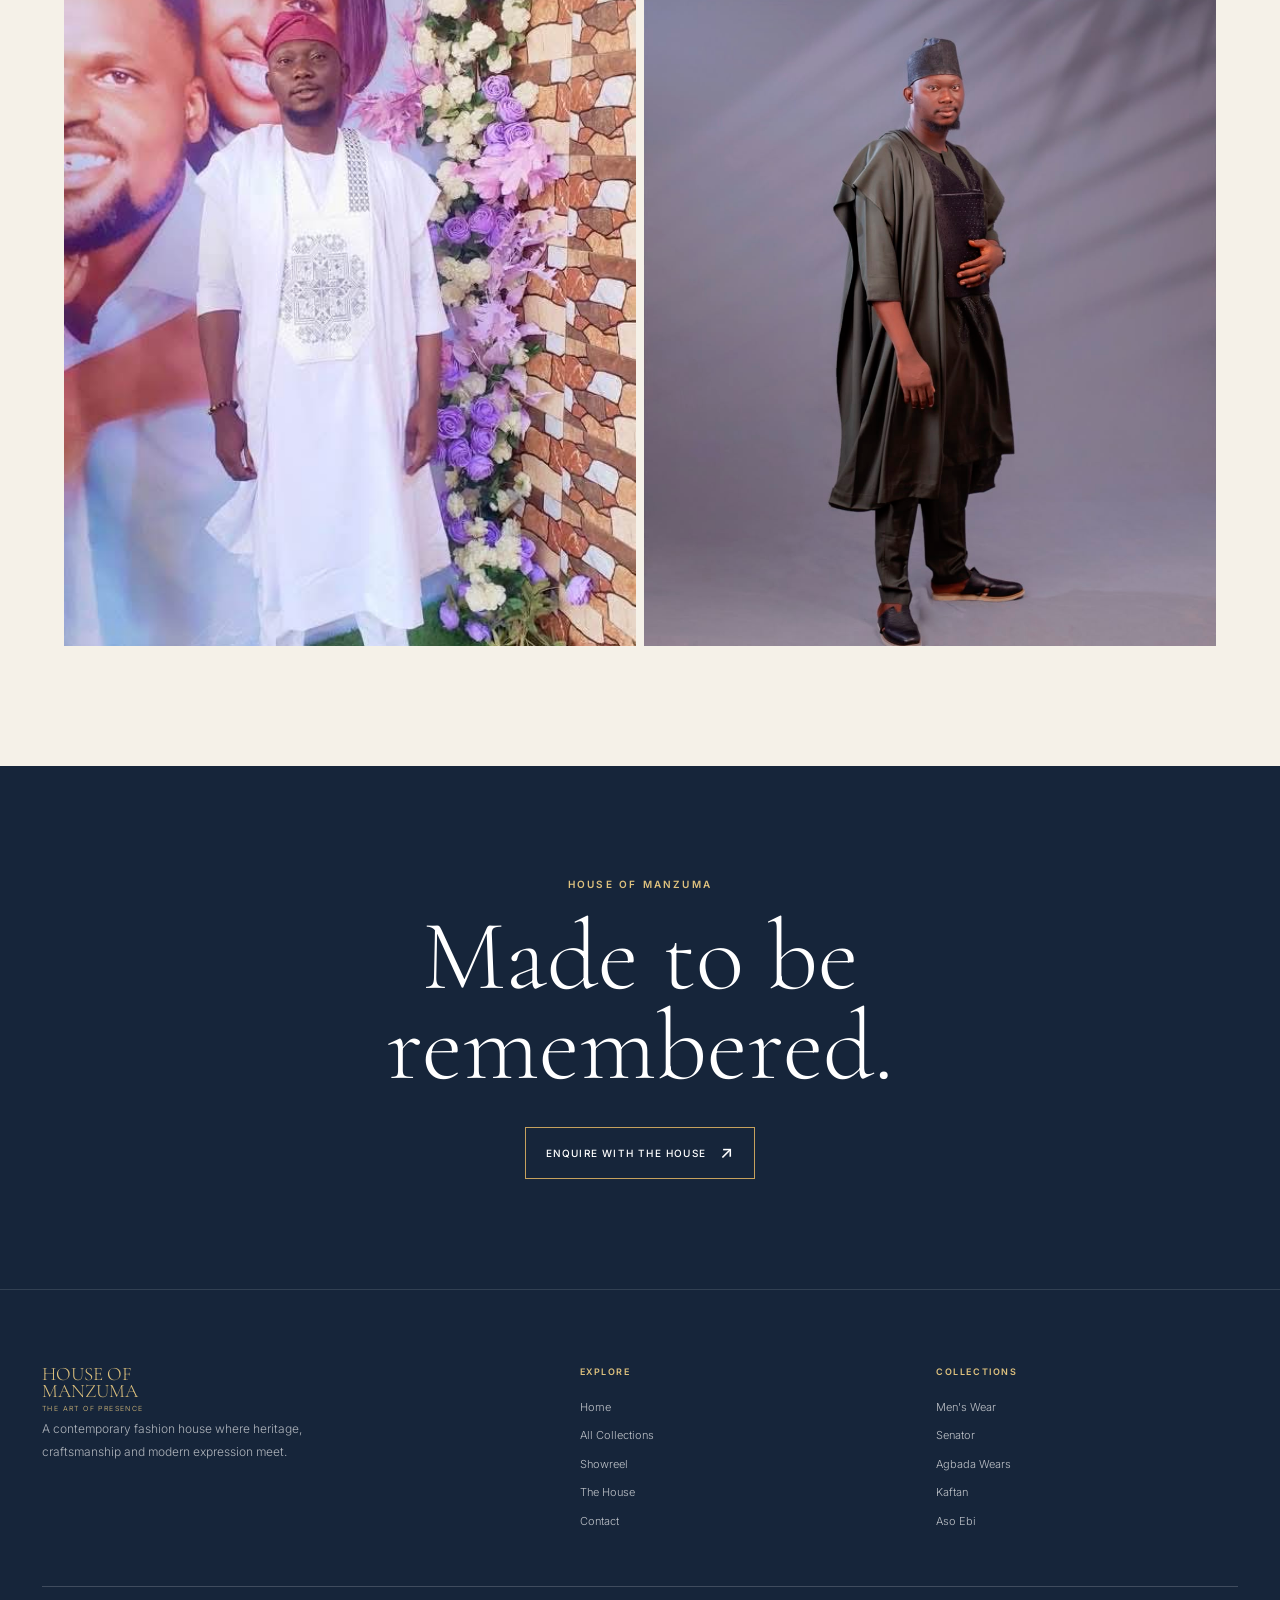
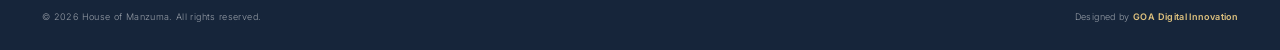
<file: All_COLLECTIONS/AGBADA WEARS/index.html>
<!DOCTYPE html>
<html lang="en">
<head>
    <meta charset="UTF-8">
    <meta name="viewport" content="width=device-width, initial-scale=1.0">

    <title>Agbada Designs | House of Manzuma</title>
    <meta name="description" content="Explore the Agbada collection by House of Manzuma, where heritage, craftsmanship and contemporary elegance meet.">

    <link rel="stylesheet" href="../../style.css">

    <link rel="preconnect" href="https://fonts.googleapis.com">
    <link rel="preconnect" href="https://fonts.gstatic.com" crossorigin>
    <link href="https://fonts.googleapis.com/css2?family=Cormorant+Garamond:ital,wght@0,300;0,400;0,500;1,300;1,400&family=Inter:wght@300;400;500;600&display=swap" rel="stylesheet">

    <style>
        /* =====================================================
           HOUSE OF MANZUMA
           INDIVIDUAL COLLECTION PAGE
        ===================================================== */

        .detail-page {
            padding-top: 90px;
            background: var(--ivory, #f5f1e8);
            color: var(--ink, #16253a);
        }

        .detail-hero {
            min-height: 62vh;
            padding: 140px 6% 85px;
            display: flex;
            flex-direction: column;
            justify-content: center;
        }

        .detail-hero .eyebrow {
            margin-bottom: 10px;
        }

        .detail-hero h1 {
            max-width: 1100px;
            margin: 20px 0 30px;
            color: var(--ink, #16253a);
            font-family: var(--serif, "Cormorant Garamond", Georgia, serif);
            font-size: clamp(65px, 11vw, 145px);
            font-weight: 300;
            line-height: .9;
            letter-spacing: -.04em;
            overflow-wrap: anywhere;
        }

        .detail-hero > p:last-child {
            max-width: 540px;
            margin: 0;
            color: var(--muted, #707786);
            font-size: 13px;
            line-height: 1.9;
        }

        /* COLLECTION GALLERY */

        .detail-gallery {
            padding: 0 5% 120px;
            display: grid;
            grid-template-columns: repeat(2, minmax(0, 1fr));
            align-items: start;
            gap: 8px;
        }

        .detail-gallery figure {
            position: relative;
            min-width: 0;
            height: 700px;
            margin: 0;
            overflow: hidden;
            background: var(--cream, #ebe5d8);
        }

        .detail-gallery figure:nth-child(4n + 1) {
            height: 820px;
        }

        .detail-gallery img {
            width: 100%;
            height: 100%;
            display: block;
            object-fit: cover;
            transition: transform .8s ease;
        }

        .detail-gallery figure:hover img {
            transform: scale(1.035);
        }

        /* Keep gallery images from overflowing on smaller screens. */

        .detail-gallery img {
            max-width: 100%;
        }

        /* ENQUIRY SECTION */

        .detail-cta {
            padding: 110px 20px;
            background: var(--ink, #16253a);
            color: var(--white, #fff);
            text-align: center;
        }

        .detail-cta h2 {
            margin: 20px 0 35px;
            font-family: var(--serif, "Cormorant Garamond", Georgia, serif);
            font-size: clamp(55px, 8vw, 100px);
            font-weight: 300;
            line-height: .9;
        }

        .detail-cta .eyebrow {
            color: var(--gold-light, #dfc27e);
        }

        .detail-cta .outline-button {
            display: inline-flex;
            align-items: center;
            justify-content: center;
            gap: 14px;
            min-height: 46px;
            padding: 13px 20px;
            border: 1px solid var(--gold, #c5a15d);
            color: var(--white, #fff);
            text-decoration: none;
            font-size: 10px;
            letter-spacing: .12em;
            text-transform: uppercase;
            transition: background .25s ease, color .25s ease;
        }

        .detail-cta .outline-button:hover {
            background: var(--gold, #c5a15d);
            color: var(--ink, #16253a);
        }

        /* WORDMARK FALLBACK */

        .brand-wordmark {
            display: inline-block;
            color: var(--gold-light, #dfc27e);
            font-family: var(--serif, "Cormorant Garamond", Georgia, serif);
            font-size: 19px;
            line-height: .9;
            text-decoration: none;
        }

        .brand-wordmark small {
            display: block;
            margin-top: 7px;
            font-family: var(--sans, Inter, Arial, sans-serif);
            font-size: 7px;
            letter-spacing: .2em;
        }

        /* FOOTER SUPPORT */

        .site-footer a {
            text-decoration: none;
        }

        .footer-bottom {
            display: flex;
            flex-wrap: wrap;
            justify-content: space-between;
            align-items: center;
            gap: 12px 24px;
        }

        .goa-signature strong {
            font-weight: 600;
        }

        /* Never leave important content faint or hidden. */

        .detail-page .reveal,
        .detail-page .reveal.visible,
        .detail-hero,
        .detail-gallery,
        .detail-cta {
            opacity: 1;
            visibility: visible;
        }

        /* TABLET AND MOBILE */

        @media (max-width: 900px) {
            .detail-gallery figure {
                height: 580px;
            }

            .detail-gallery figure:nth-child(4n + 1) {
                height: 680px;
            }
        }

        @media (max-width: 760px) {
            .detail-page {
                padding-top: 75px;
            }

            .detail-hero {
                min-height: 50vh;
                padding: 100px 20px 60px;
            }

            .detail-hero h1 {
                font-size: clamp(55px, 14vw, 85px);
                line-height: .92;
            }

            .detail-hero > p:last-child {
                font-size: 12px;
            }

            .detail-gallery {
                padding: 0 12px 75px;
                grid-template-columns: 1fr;
                gap: 6px;
            }

            .detail-gallery figure,
            .detail-gallery figure:nth-child(4n + 1) {
                height: auto;
                aspect-ratio: 4 / 5;
            }

            .detail-cta {
                padding: 85px 20px;
            }

            .detail-cta h2 {
                font-size: clamp(52px, 13vw, 76px);
            }

            .footer-bottom {
                flex-direction: column;
                align-items: flex-start;
            }
        }

        @media (max-width: 380px) {
            .detail-hero h1 {
                font-size: 50px;
            }

            .detail-gallery {
                padding-right: 8px;
                padding-left: 8px;
            }
        }

        @media (prefers-reduced-motion: reduce) {
            .detail-gallery img,
            .detail-cta .outline-button {
                transition: none;
            }
        }
    </style>
</head>

<body>

    <!-- =====================================================
         SHARED HEADER
    ===================================================== -->

    <header class="header site-header">
        <div class="header-inner">

            <a class="brand" href="../../index.html"
               aria-label="House of Manzuma Home">
                <span class="brand-wordmark">
                    HOUSE OF<br>MANZUMA
                    <small>THE ART OF PRESENCE</small>
                </span>
            </a>

            <nav class="desktop-nav" aria-label="Main navigation">
                <a href="../../index.html">Home</a>
                <a href="../index.html">All Collections</a>
                <a href="../../SHOWREEL%20COLLECTIONS/index.html">Showreel</a>
                <a href="../../index.html#the-house">The House</a>
                <a href="../../CONTACT/index.html">Contact</a>
            </nav>

            <button
                class="dots-button"
                id="dotsButton"
                type="button"
                aria-label="Open social links"
                aria-expanded="false"
                aria-controls="socialNavigation"
            >
                <span></span>
                <span></span>
                <span></span>
            </button>

            <button
                class="menu-button"
                id="menuButton"
                type="button"
                aria-label="Open collections menu"
                aria-expanded="false"
                aria-controls="mobileNavigation"
            >
                <span></span>
                <span></span>
                <span></span>
            </button>

        </div>
    </header>


    <!-- =====================================================
         MOBILE NAVIGATION
         HOME + COLLECTION CATEGORIES
    ===================================================== -->

    <nav class="mobile-navigation"
         id="mobileNavigation"
         aria-label="Mobile navigation">

        <div class="mobile-nav-inner">

            <div class="mobile-section-title">
                Explore the House
            </div>
            <a href="../index.html">Home</a>
            <a href="../index.html">All Collections</a>
            <a href="../MENS%20WEAR/index.html">Men's Wear</a>
            <a href="../SENATOR/index.html">Senator</a>
            <a href="../AGBADA%20WEARS/index.html" aria-current="page">Agbada Wears</a>
            <a href="../KAFTAN/index.html">Kaftan</a>
            <a href="../ASO%20EBI/index.html">Aso Ebi</a>

        </div>
    </nav>


    <!-- =====================================================
         SOCIAL MENU
         REPLACE # WITH YOUR REAL SOCIAL PROFILE URLS
    ===================================================== -->

    <nav class="social-navigation"
         id="socialNavigation"
         aria-label="Social media links">

        <div class="social-inner">

            <span class="social-label">Follow the House</span>

            <a href="#" target="_blank" rel="noopener noreferrer">Instagram</a>
            <a href="#" target="_blank" rel="noopener noreferrer">Facebook</a>
            <a href="#" target="_blank" rel="noopener noreferrer">TikTok</a>
            <a href="#" target="_blank" rel="noopener noreferrer">X</a>

        </div>
    </nav>


    <!-- =====================================================
         MAIN COLLECTION CONTENT
    ===================================================== -->

    <main class="detail-page">

        <section class="detail-hero">

            <p class="eyebrow">
                HOUSE OF MANZUMA · THE COLLECTIONS
            </p>

            <h1>Agbada<br>Designs.</h1>

            <p>
                A celebration of heritage, presence and exceptional
                craftsmanship. Discover Agbada designs shaped by
                distinctive silhouettes, considered details and
                contemporary African elegance.
            </p>

        </section>


        <!-- =================================================
             COLLECTION GALLERY

             Keep these images inside:
             ALL_COLLECTIONS/AGBADA WEARS/images/

             Replace the filenames below if your images use
             different names. Add or remove figure blocks
             according to the number of images you have.
        ================================================== -->

        <section class="detail-gallery"
                 aria-label="Agbada designs gallery">

            <figure>
                <img
                    src="images/01.jpg"
                    alt="House of Manzuma Agbada design"
                    loading="lazy">
            </figure>

            <figure>
                <img
                    src="images/02.jpg"
                    alt="Agbada outfit featuring refined tailoring"
                    loading="lazy">
            </figure>

            <figure>
                <img
                    src="images/03.jpg"
                    alt="Contemporary Agbada fashion by House of Manzuma"
                    loading="lazy">
            </figure>

            <figure>
                <img
                    src="images/04.jpg"
                    alt="Close-up of Agbada craftsmanship and detailing"
                    loading="lazy">
            </figure>

        </section>


        <!-- =================================================
             CONTACT CALL TO ACTION
        ================================================== -->

        <section class="detail-cta">

            <p class="eyebrow">HOUSE OF MANZUMA</p>

            <h2>Made to be<br>remembered.</h2>

            <a class="outline-button"
               href="../../CONTACT/index.html">
                Enquire with the House <span aria-hidden="true">↗</span>
            </a>

        </section>

    </main>


    <!-- =====================================================
         SHARED FOOTER
    ===================================================== -->

    <footer class="site-footer">

        <div class="footer-main">

            <div class="footer-brand">

                <a href="../../index.html"
                   class="brand-wordmark"
                   aria-label="House of Manzuma Home">
                    HOUSE OF<br>MANZUMA
                    <small>THE ART OF PRESENCE</small>
                </a>

                <p>
                    A contemporary fashion house where heritage,
                    craftsmanship and modern expression meet.
                </p>

            </div>


            <div class="footer-column">

                <span>Explore</span>

                <a href="../../index.html">Home</a>
                <a href="../index.html">All Collections</a>
                <a href="../../SHOWREEL%20COLLECTIONS/index.html">Showreel</a>
                <a href="../../index.html#the-house">The House</a>
                <a href="../../CONTACT/index.html">Contact</a>

            </div>


            <div class="footer-column">

                <span>Collections</span>

                <a href="../MENS%20WEAR/index.html">Men's Wear</a>
                <a href="../SENATOR/index.html">Senator</a>
                <a href="../AGBADA%20WEARS/index.html">Agbada Wears</a>
                <a href="../KAFTAN/index.html">Kaftan</a>
                <a href="../ASO%20EBI/index.html">Aso Ebi</a>

            </div>

        </div>


        <div class="footer-bottom">

            <span>
                © <span class="current-year"></span>
                House of Manzuma. All rights reserved.
            </span>

            <span class="goa-signature">
                Designed by <strong>GOA Digital Innovation</strong>
            </span>

        </div>

    </footer>


    <script>
        document.querySelectorAll(".current-year").forEach((element) => {
            element.textContent = new Date().getFullYear();
        });
    </script>

    <script src="../../script.js"></script>

</body>
</html>
</file>
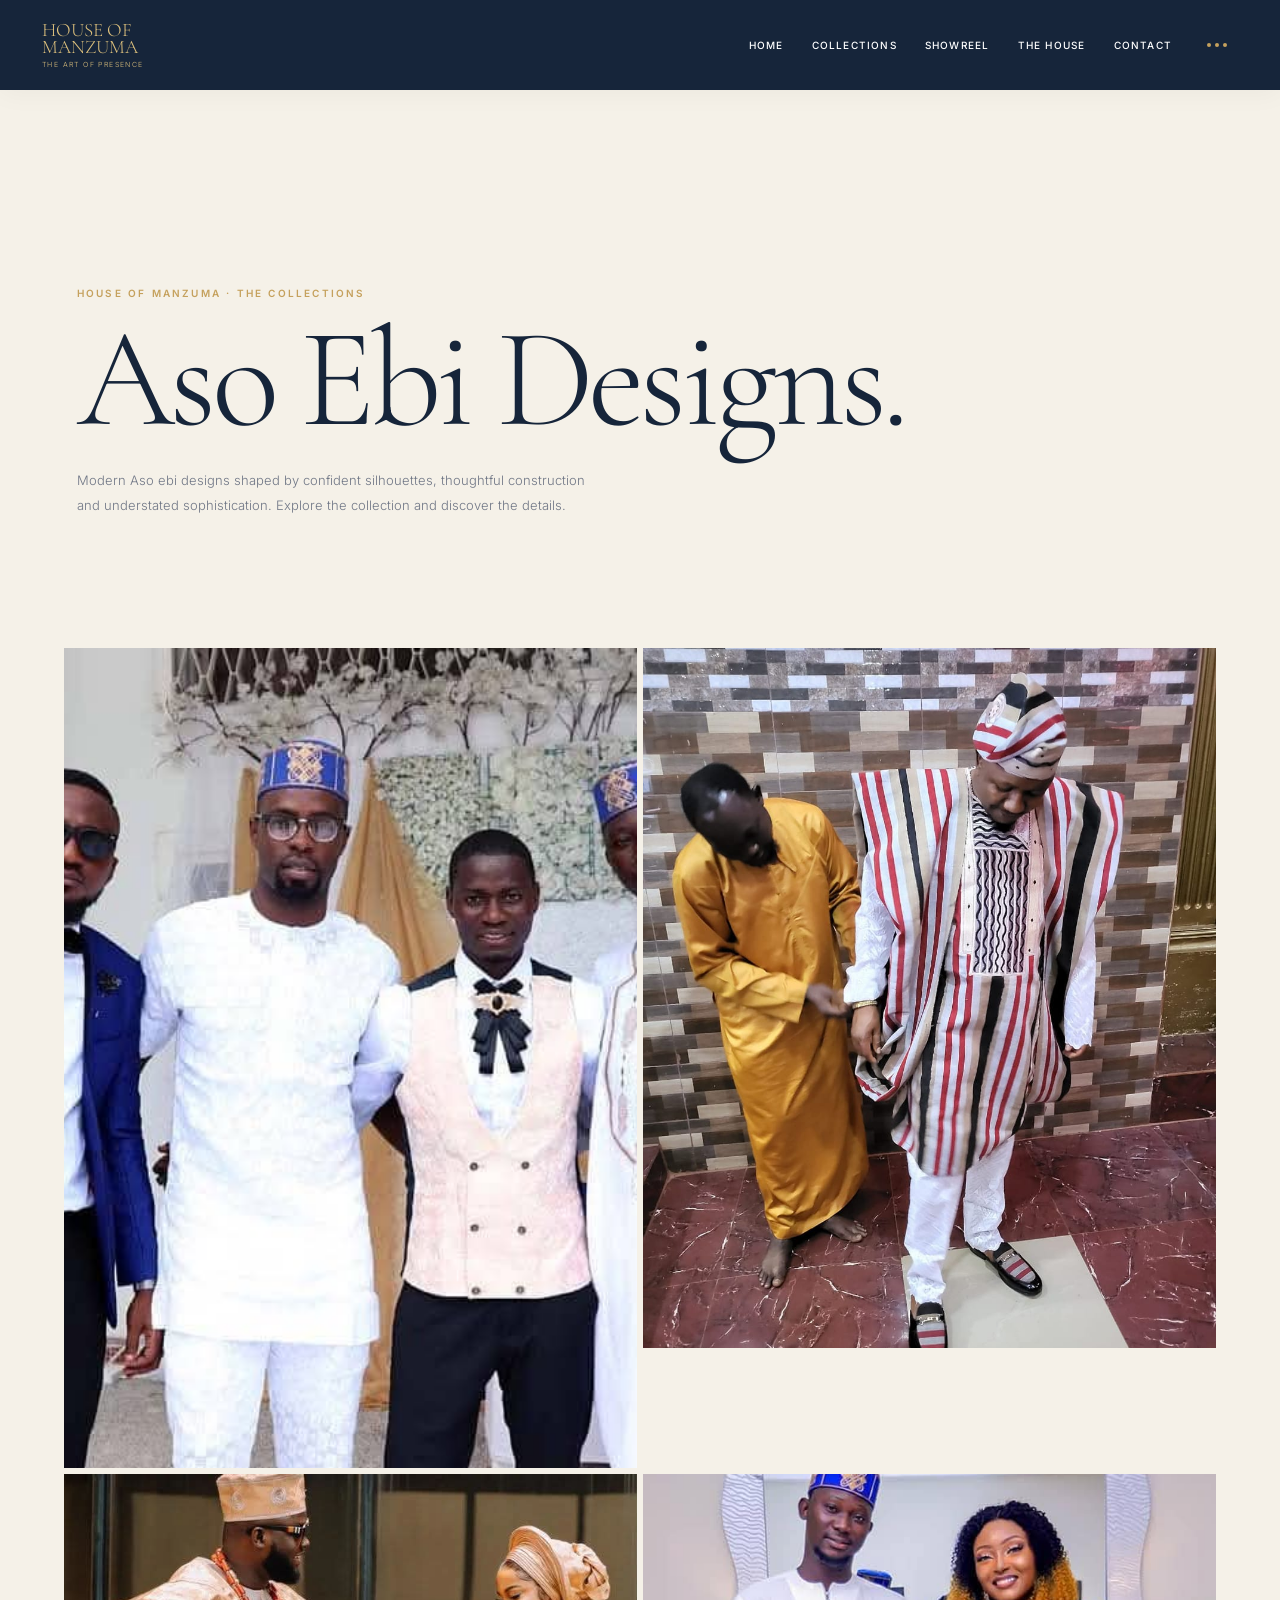
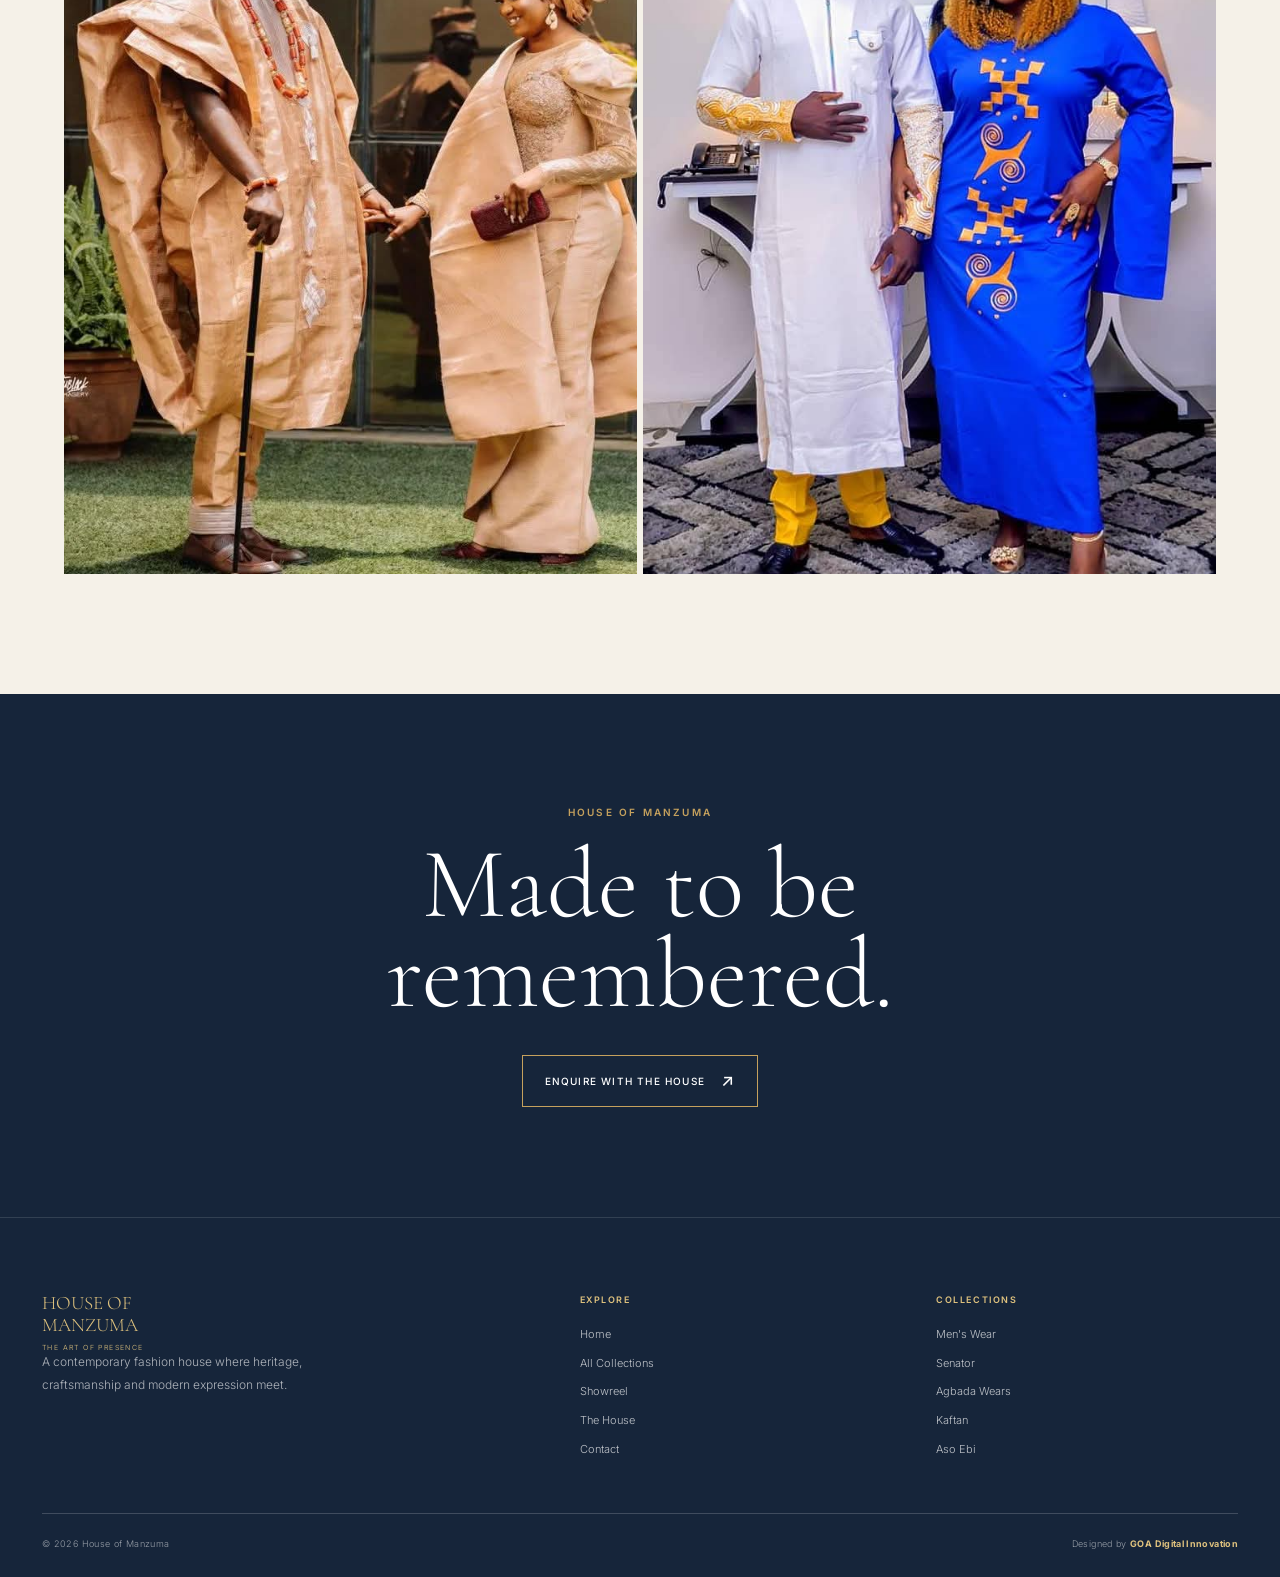
<file: All_COLLECTIONS/ASO EBI/index.html>
<!DOCTYPE html>
<html lang="en">
<head>
    <meta charset="UTF-8">
    <meta name="viewport" content="width=device-width, initial-scale=1.0">

    <title>Aso Ebi Designs | House of Manzuma</title>
    <meta name="description" content="Discover the Men's Wear collection by House of Manzuma.">

    <link rel="stylesheet" href="../../style.css">
    <link rel="preconnect" href="https://fonts.googleapis.com">
    <link rel="preconnect" href="https://fonts.gstatic.com" crossorigin>
    <link href="https://fonts.googleapis.com/css2?family=Cormorant+Garamond:ital,wght@0,300;0,400;0,500;1,300;1,400&family=Inter:wght@300;400;500;600&display=swap" rel="stylesheet">

    <style>
        .detail-page {
            padding-top: 90px;
            background: var(--ivory);
            color: var(--ink);
        }

        .detail-hero {
            min-height: 62vh;
            padding: 150px 6% 85px;
            display: flex;
            flex-direction: column;
            justify-content: center;
        }

        .detail-hero h1 {
            margin: 20px 0 30px;
            color: var(--ink);
            font-family: var(--serif);
            font-size: clamp(65px, 11vw, 145px);
            font-weight: 300;
            line-height: .83;
            letter-spacing: -.04em;
        }

        .detail-hero > p:last-child {
            max-width: 520px;
            color: var(--muted);
            font-size: 13px;
            line-height: 1.9;
        }

        .detail-gallery {
            padding: 0 5% 120px;
            display: grid;
            grid-template-columns: repeat(2, minmax(0, 1fr));
            gap: 6px;
        }

        .detail-gallery figure {
            height: 700px;
            overflow: hidden;
            background: var(--cream);
        }

        .detail-gallery figure:nth-child(4n + 1) {
            height: 820px;
        }

        .detail-gallery img {
            width: 100%;
            height: 100%;
            display: block;
            object-fit: cover;
            transition: transform .8s ease;
        }

        .detail-gallery figure:hover img {
            transform: scale(1.035);
        }

        .detail-cta {
            padding: 110px 20px;
            background: var(--ink);
            color: var(--white);
            text-align: center;
        }

        .detail-cta h2 {
            margin: 20px 0 35px;
            font-family: var(--serif);
            font-size: clamp(55px, 8vw, 100px);
            font-weight: 300;
            line-height: .9;
        }

        .detail-cta .outline-button {
            color: var(--white);
        }

        .brand-wordmark {
            color: var(--gold-light);
            font-family: var(--serif);
            font-size: 19px;
            line-height: .9;
        }

        .brand-wordmark small {
            display: block;
            margin-top: 7px;
            font-family: var(--sans);
            font-size: 7px;
            letter-spacing: .2em;
        }

        @media (max-width: 760px) {
            .detail-page {
                padding-top: 75px;
            }

            .detail-hero {
                min-height: 55vh;
                padding: 110px 20px 60px;
            }

            .detail-hero h1 {
                font-size: clamp(58px, 15vw, 85px);
            }

            .detail-gallery {
                padding: 0 12px 75px;
                grid-template-columns: 1fr;
                gap: 4px;
            }

            .detail-gallery figure,
            .detail-gallery figure:nth-child(4n + 1) {
                height: 560px;
            }

            .detail-cta {
                padding: 85px 20px;
            }
        }
    </style>
</head>

<body>

    <!-- SHARED HEADER -->
    <header class="header site-header">
        <div class="header-inner">

            <a class="brand" href="../../index.html" aria-label="House of Manzuma Home">
                <span class="brand-wordmark">
                    HOUSE OF<br>MANZUMA
                    <small>THE ART OF PRESENCE</small>
                </span>
            </a>

            <nav class="desktop-nav" aria-label="Main navigation">
                <a href="../../index.html">Home</a>
                <a href="../index.html">Collections</a>
                <a href="../../SHOWREEL%20COLLECTIONS/index.html">Showreel</a>
                <a href="../../index.html#house">The House</a>
                <a href="../../CONTACT/index.html">Contact</a>
            </nav>

            <button class="dots-button" id="dotsButton" type="button"
                    aria-label="Social media" aria-expanded="false">
                <span></span><span></span><span></span>
            </button>

            <button class="menu-button" id="menuButton" type="button"
                    aria-label="Open collections" aria-expanded="false">
                <span></span><span></span><span></span>
            </button>

        </div>
    </header>


    <!-- MOBILE COLLECTION MENU -->
    <nav class="mobile-navigation" id="mobileNavigation"
         aria-label="Collection navigation">
        <div class="mobile-nav-inner">
            <div class="mobile-section-title">Explore Collections</div>
            <a href="../index.html">Home</a>
            <a href="../MENS%20WEAR/index.html">Men's Wear</a>
            <a href="../SENATOR/index.html">Senator</a>
            <a href="../AGBADA%20WEARS/index.html">Agbada Wears</a>
            <a href="../KAFTAN/index.html">Kaftan</a>
            <a href="../ASO%20EBI/index.html">Aso Ebi</a>
        </div>
    </nav>


    <!-- SOCIAL MENU -->
    <nav class="social-navigation" id="socialNavigation"
         aria-label="Social media links">
        <div class="social-inner">
            <span class="social-label">Follow the House</span>
            <a href="#" target="_blank" rel="noopener noreferrer">Instagram</a>
            <a href="#" target="_blank" rel="noopener noreferrer">Facebook</a>
            <a href="#" target="_blank" rel="noopener noreferrer">TikTok</a>
            <a href="#" target="_blank" rel="noopener noreferrer">X</a>
        </div>
    </nav>


    <main class="detail-page">

        <!-- CHANGE THE TITLE AND DESCRIPTION FOR EACH COLLECTION -->
        <section class="detail-hero">
            <p class="eyebrow">HOUSE OF MANZUMA · THE COLLECTIONS</p>
            <h1>Aso Ebi Designs.</h1>
            <p>
                Modern Aso ebi designs shaped by confident silhouettes,
                thoughtful construction and understated sophistication.
                Explore the collection and discover the details.
            </p>
        </section>


        <!--
          ADD YOUR REAL IMAGE FILENAMES BELOW.
          These images must be inside this page's own images folder.
          Duplicate a figure block for every additional image.
        -->
        <section class="detail-gallery" aria-label="Men's Wear gallery">

            <figure>
                <img src="images/01.jpg"
                     alt="House of Manzuma Men's Wear design"
                     loading="lazy">
            </figure>

            <figure>
                <img src="images/02.jpg"
                     alt="House of Manzuma Men's Wear detail"
                     loading="lazy">
            </figure>

            <figure>
                <img src="images/03.jpg"
                     alt="House of Manzuma contemporary menswear"
                     loading="lazy">
            </figure>

            <figure>
                <img src="images/04.jpg"
                     alt="House of Manzuma tailored menswear"
                     loading="lazy">
            </figure>

        </section>


        <section class="detail-cta">
            <p class="eyebrow">HOUSE OF MANZUMA</p>
            <h2>Made to be<br>remembered.</h2>
            <a class="outline-button" href="../../CONTACT/index.html">
                Enquire with the House <span>↗</span>
            </a>
        </section>

    </main>


    <!-- SHARED FOOTER -->
    <footer class="site-footer">
        <div class="footer-main">

            <div class="footer-brand">
                <a href="../../index.html" class="brand-wordmark">
                    HOUSE OF<br>MANZUMA
                    <small>THE ART OF PRESENCE</small>
                </a>
                <p>
                    A contemporary fashion house where heritage,
                    craftsmanship and modern expression meet.
                </p>
            </div>

            <div class="footer-column">
                <span>Explore</span>
                <a href="../../index.html">Home</a>
                <a href="../index.html">All Collections</a>
                <a href="../../SHOWREEL%20COLLECTIONS/index.html">Showreel</a>
                <a href="../../index.html#house">The House</a>
                <a href="../../CONTACT/index.html">Contact</a>
            </div>

            <div class="footer-column">
                <span>Collections</span>
                <a href="../MENS%20WEAR/index.html">Men's Wear</a>
                <a href="../SENATOR/index.html">Senator</a>
                <a href="../AGBADA%20WEARS/index.html">Agbada Wears</a>
                <a href="../KAFTAN/index.html">Kaftan</a>
                <a href="../ASO%20EBI/index.html">Aso Ebi</a>
            </div>

        </div>

        <div class="footer-bottom">
            <span>© <span class="current-year"></span> House of Manzuma</span>
            <span class="goa-signature">Designed by <strong>GOA Digital Innovation</strong></span>
        </div>
    </footer>

    <script>
        document.querySelectorAll(".current-year").forEach(el => {
            el.textContent = new Date().getFullYear();
        });
    </script>
    <script src="../../script.js"></script>

</body>
</html>
</file>
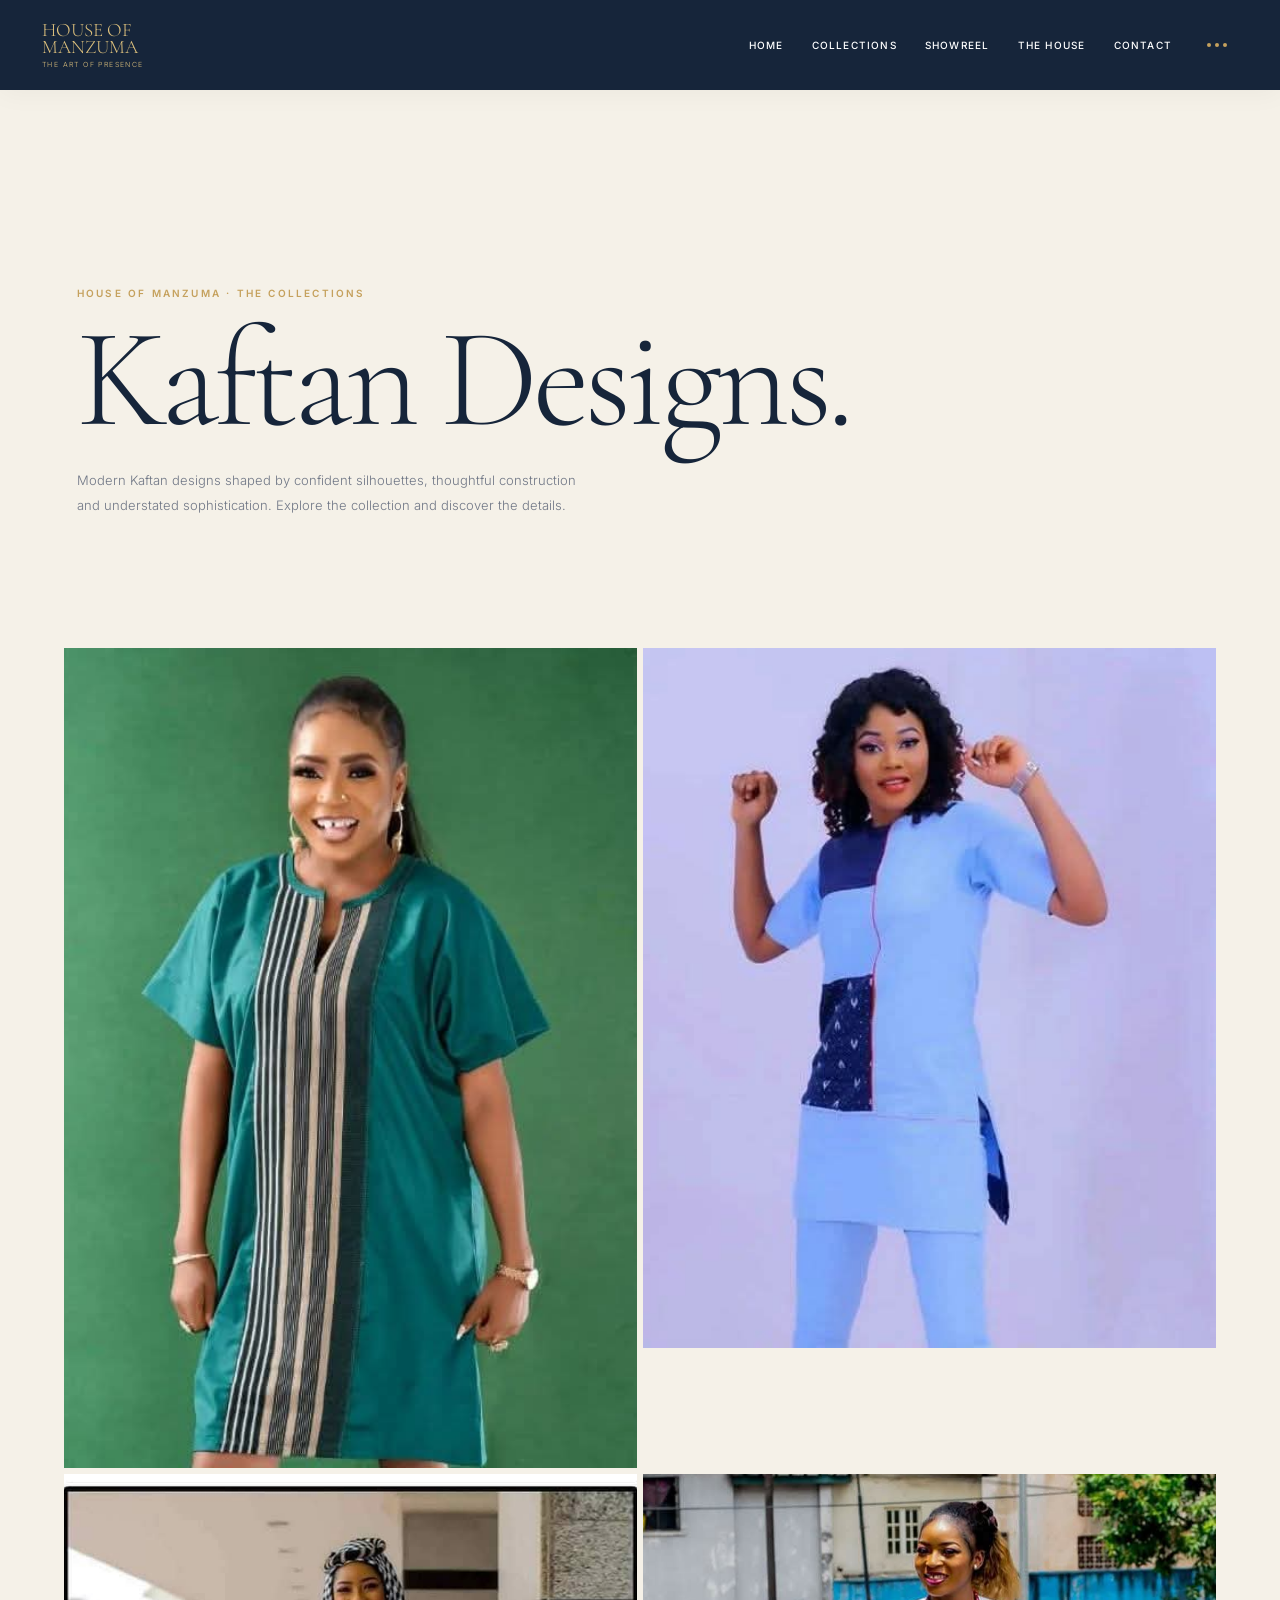
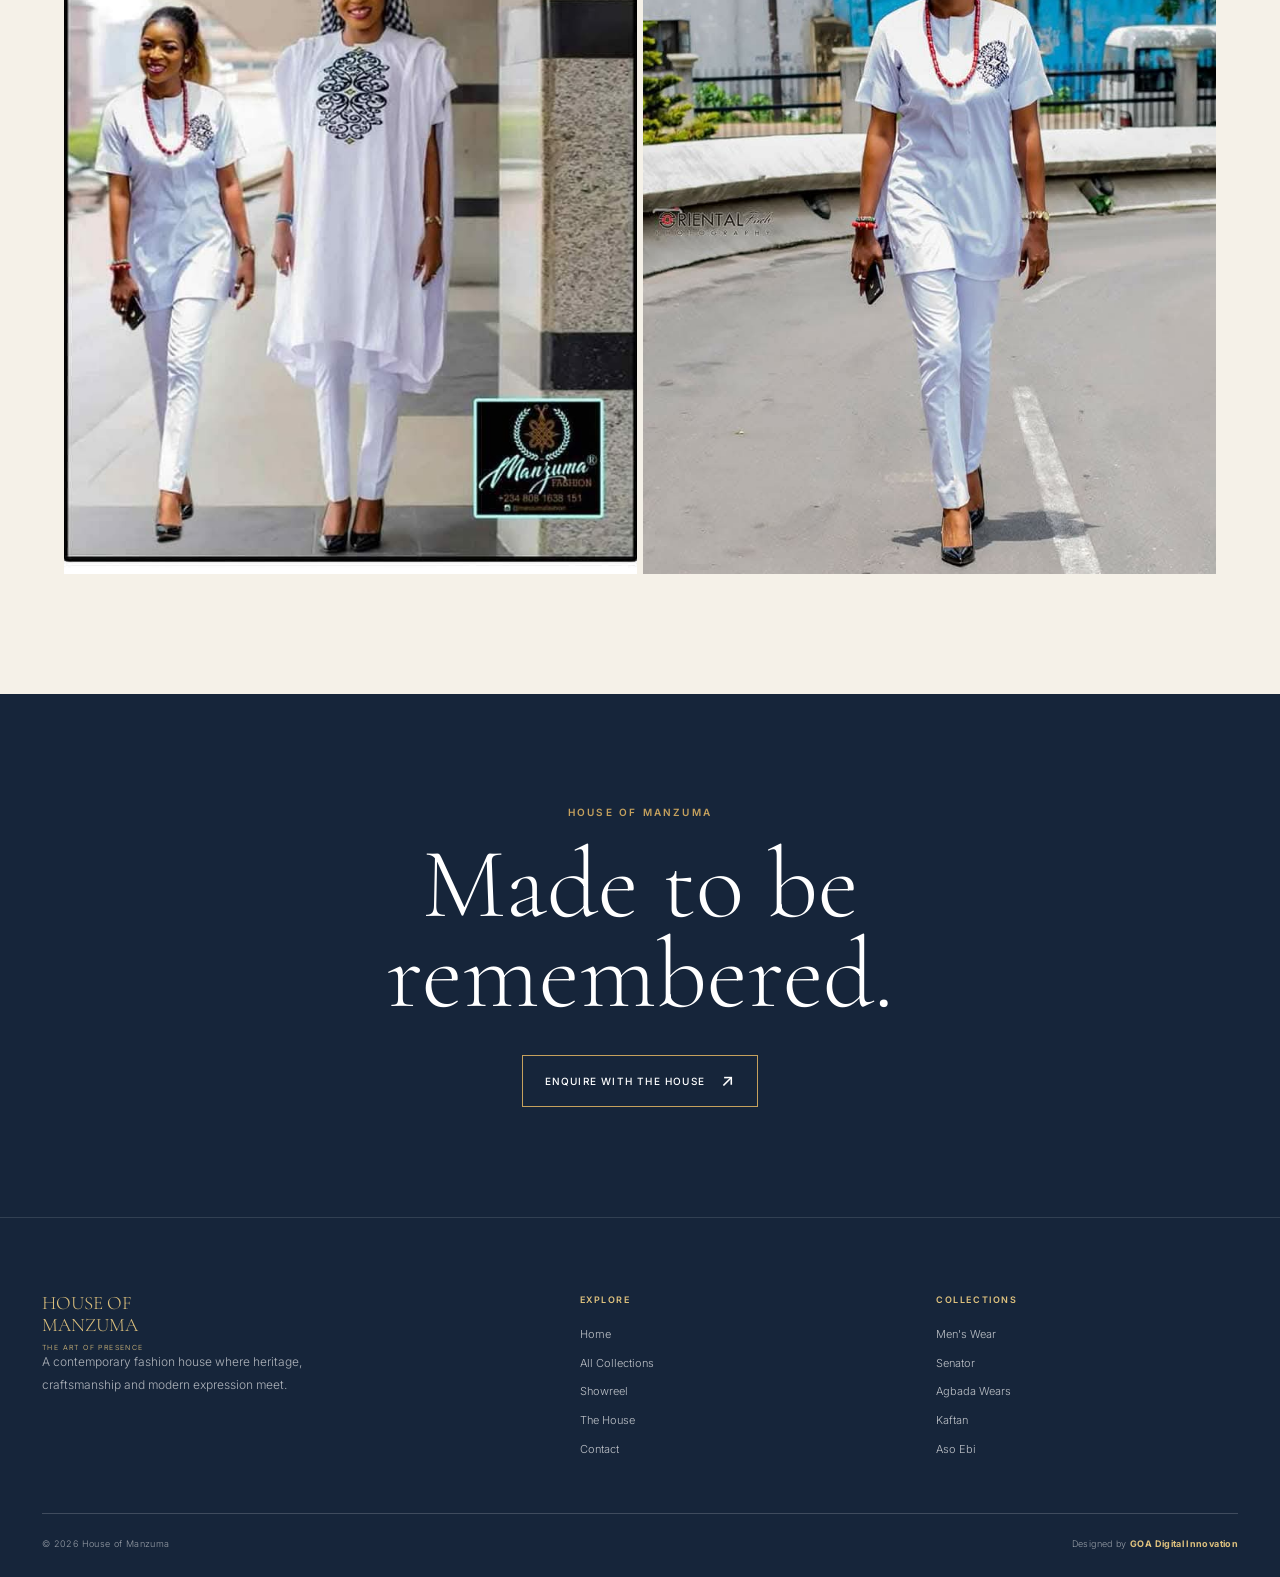
<file: All_COLLECTIONS/KAFTAN/index.html>
<!DOCTYPE html>
<html lang="en">
<head>
    <meta charset="UTF-8">
    <meta name="viewport" content="width=device-width, initial-scale=1.0">

    <title>Kaftan Designs | House of Manzuma</title>
    <meta name="description" content="Discover the Men's Wear collection by House of Manzuma.">

    <link rel="stylesheet" href="../../style.css">
    <link rel="preconnect" href="https://fonts.googleapis.com">
    <link rel="preconnect" href="https://fonts.gstatic.com" crossorigin>
    <link href="https://fonts.googleapis.com/css2?family=Cormorant+Garamond:ital,wght@0,300;0,400;0,500;1,300;1,400&family=Inter:wght@300;400;500;600&display=swap" rel="stylesheet">

    <style>
        .detail-page {
            padding-top: 90px;
            background: var(--ivory);
            color: var(--ink);
        }

        .detail-hero {
            min-height: 62vh;
            padding: 150px 6% 85px;
            display: flex;
            flex-direction: column;
            justify-content: center;
        }

        .detail-hero h1 {
            margin: 20px 0 30px;
            color: var(--ink);
            font-family: var(--serif);
            font-size: clamp(65px, 11vw, 145px);
            font-weight: 300;
            line-height: .83;
            letter-spacing: -.04em;
        }

        .detail-hero > p:last-child {
            max-width: 520px;
            color: var(--muted);
            font-size: 13px;
            line-height: 1.9;
        }

        .detail-gallery {
            padding: 0 5% 120px;
            display: grid;
            grid-template-columns: repeat(2, minmax(0, 1fr));
            gap: 6px;
        }

        .detail-gallery figure {
            height: 700px;
            overflow: hidden;
            background: var(--cream);
        }

        .detail-gallery figure:nth-child(4n + 1) {
            height: 820px;
        }

        .detail-gallery img {
            width: 100%;
            height: 100%;
            display: block;
            object-fit: cover;
            transition: transform .8s ease;
        }

        .detail-gallery figure:hover img {
            transform: scale(1.035);
        }

        .detail-cta {
            padding: 110px 20px;
            background: var(--ink);
            color: var(--white);
            text-align: center;
        }

        .detail-cta h2 {
            margin: 20px 0 35px;
            font-family: var(--serif);
            font-size: clamp(55px, 8vw, 100px);
            font-weight: 300;
            line-height: .9;
        }

        .detail-cta .outline-button {
            color: var(--white);
        }

        .brand-wordmark {
            color: var(--gold-light);
            font-family: var(--serif);
            font-size: 19px;
            line-height: .9;
        }

        .brand-wordmark small {
            display: block;
            margin-top: 7px;
            font-family: var(--sans);
            font-size: 7px;
            letter-spacing: .2em;
        }

        @media (max-width: 760px) {
            .detail-page {
                padding-top: 75px;
            }

            .detail-hero {
                min-height: 55vh;
                padding: 110px 20px 60px;
            }

            .detail-hero h1 {
                font-size: clamp(58px, 15vw, 85px);
            }

            .detail-gallery {
                padding: 0 12px 75px;
                grid-template-columns: 1fr;
                gap: 4px;
            }

            .detail-gallery figure,
            .detail-gallery figure:nth-child(4n + 1) {
                height: 560px;
            }

            .detail-cta {
                padding: 85px 20px;
            }
        }
    </style>
</head>

<body>

    <!-- SHARED HEADER -->
    <header class="header site-header">
        <div class="header-inner">

            <a class="brand" href="../../index.html" aria-label="House of Manzuma Home">
                <span class="brand-wordmark">
                    HOUSE OF<br>MANZUMA
                    <small>THE ART OF PRESENCE</small>
                </span>
            </a>

            <nav class="desktop-nav" aria-label="Main navigation">
                <a href="../../index.html">Home</a>
                <a href="../index.html">Collections</a>
                <a href="../../SHOWREEL%20COLLECTIONS/index.html">Showreel</a>
                <a href="../../index.html#house">The House</a>
                <a href="../../CONTACT/index.html">Contact</a>
            </nav>

            <button class="dots-button" id="dotsButton" type="button"
                    aria-label="Social media" aria-expanded="false">
                <span></span><span></span><span></span>
            </button>

            <button class="menu-button" id="menuButton" type="button"
                    aria-label="Open collections" aria-expanded="false">
                <span></span><span></span><span></span>
            </button>

        </div>
    </header>


    <!-- MOBILE COLLECTION MENU -->
    <nav class="mobile-navigation" id="mobileNavigation"
         aria-label="Collection navigation">
        <div class="mobile-nav-inner">
            <div class="mobile-section-title">Explore Collections</div>
            <a href="../index.html">Home</a>
            <a href="../MENS%20WEAR/index.html">Men's Wear</a>
            <a href="../SENATOR/index.html">Senator</a>
            <a href="../AGBADA%20WEARS/index.html">Agbada Wears</a>
            <a href="../KAFTAN/index.html">Kaftan</a>
            <a href="../ASO%20EBI/index.html">Aso Ebi</a>
        </div>
    </nav>


    <!-- SOCIAL MENU -->
    <nav class="social-navigation" id="socialNavigation"
         aria-label="Social media links">
        <div class="social-inner">
            <span class="social-label">Follow the House</span>
            <a href="#" target="_blank" rel="noopener noreferrer">Instagram</a>
            <a href="#" target="_blank" rel="noopener noreferrer">Facebook</a>
            <a href="#" target="_blank" rel="noopener noreferrer">TikTok</a>
            <a href="#" target="_blank" rel="noopener noreferrer">X</a>
        </div>
    </nav>


    <main class="detail-page">

        <!-- CHANGE THE TITLE AND DESCRIPTION FOR EACH COLLECTION -->
        <section class="detail-hero">
            <p class="eyebrow">HOUSE OF MANZUMA · THE COLLECTIONS</p>
            <h1>Kaftan Designs.</h1>
            <p>
                Modern Kaftan designs shaped by confident silhouettes,
                thoughtful construction and understated sophistication.
                Explore the collection and discover the details.
            </p>
        </section>


        <!--
          ADD YOUR REAL IMAGE FILENAMES BELOW.
          These images must be inside this page's own images folder.
          Duplicate a figure block for every additional image.
        -->
        <section class="detail-gallery" aria-label="Men's Wear gallery">

            <figure>
                <img src="images/01.jpg"
                     alt="House of Manzuma Men's Wear design"
                     loading="lazy">
            </figure>

            <figure>
                <img src="images/02.jpg"
                     alt="House of Manzuma Men's Wear detail"
                     loading="lazy">
            </figure>

            <figure>
                <img src="images/03.jpg"
                     alt="House of Manzuma contemporary menswear"
                     loading="lazy">
            </figure>

            <figure>
                <img src="images/04.jpg"
                     alt="House of Manzuma tailored menswear"
                     loading="lazy">
            </figure>

        </section>


        <section class="detail-cta">
            <p class="eyebrow">HOUSE OF MANZUMA</p>
            <h2>Made to be<br>remembered.</h2>
            <a class="outline-button" href="../../CONTACT/index.html">
                Enquire with the House <span>↗</span>
            </a>
        </section>

    </main>


    <!-- SHARED FOOTER -->
    <footer class="site-footer">
        <div class="footer-main">

            <div class="footer-brand">
                <a href="../../index.html" class="brand-wordmark">
                    HOUSE OF<br>MANZUMA
                    <small>THE ART OF PRESENCE</small>
                </a>
                <p>
                    A contemporary fashion house where heritage,
                    craftsmanship and modern expression meet.
                </p>
            </div>

            <div class="footer-column">
                <span>Explore</span>
                <a href="../../index.html">Home</a>
                <a href="../index.html">All Collections</a>
                <a href="../../SHOWREEL%20COLLECTIONS/index.html">Showreel</a>
                <a href="../../index.html#house">The House</a>
                <a href="../../CONTACT/index.html">Contact</a>
            </div>

            <div class="footer-column">
                <span>Collections</span>
                <a href="../MENS%20WEAR/index.html">Men's Wear</a>
                <a href="../SENATOR/index.html">Senator</a>
                <a href="../AGBADA%20WEARS/index.html">Agbada Wears</a>
                <a href="../KAFTAN/index.html">Kaftan</a>
                <a href="../ASO%20EBI/index.html">Aso Ebi</a>
            </div>

        </div>

        <div class="footer-bottom">
            <span>© <span class="current-year"></span> House of Manzuma</span>
            <span class="goa-signature">Designed by <strong>GOA Digital Innovation</strong></span>
        </div>
    </footer>

    <script>
        document.querySelectorAll(".current-year").forEach(el => {
            el.textContent = new Date().getFullYear();
        });
    </script>
    <script src="../../script.js"></script>

</body>
</html>
</file>
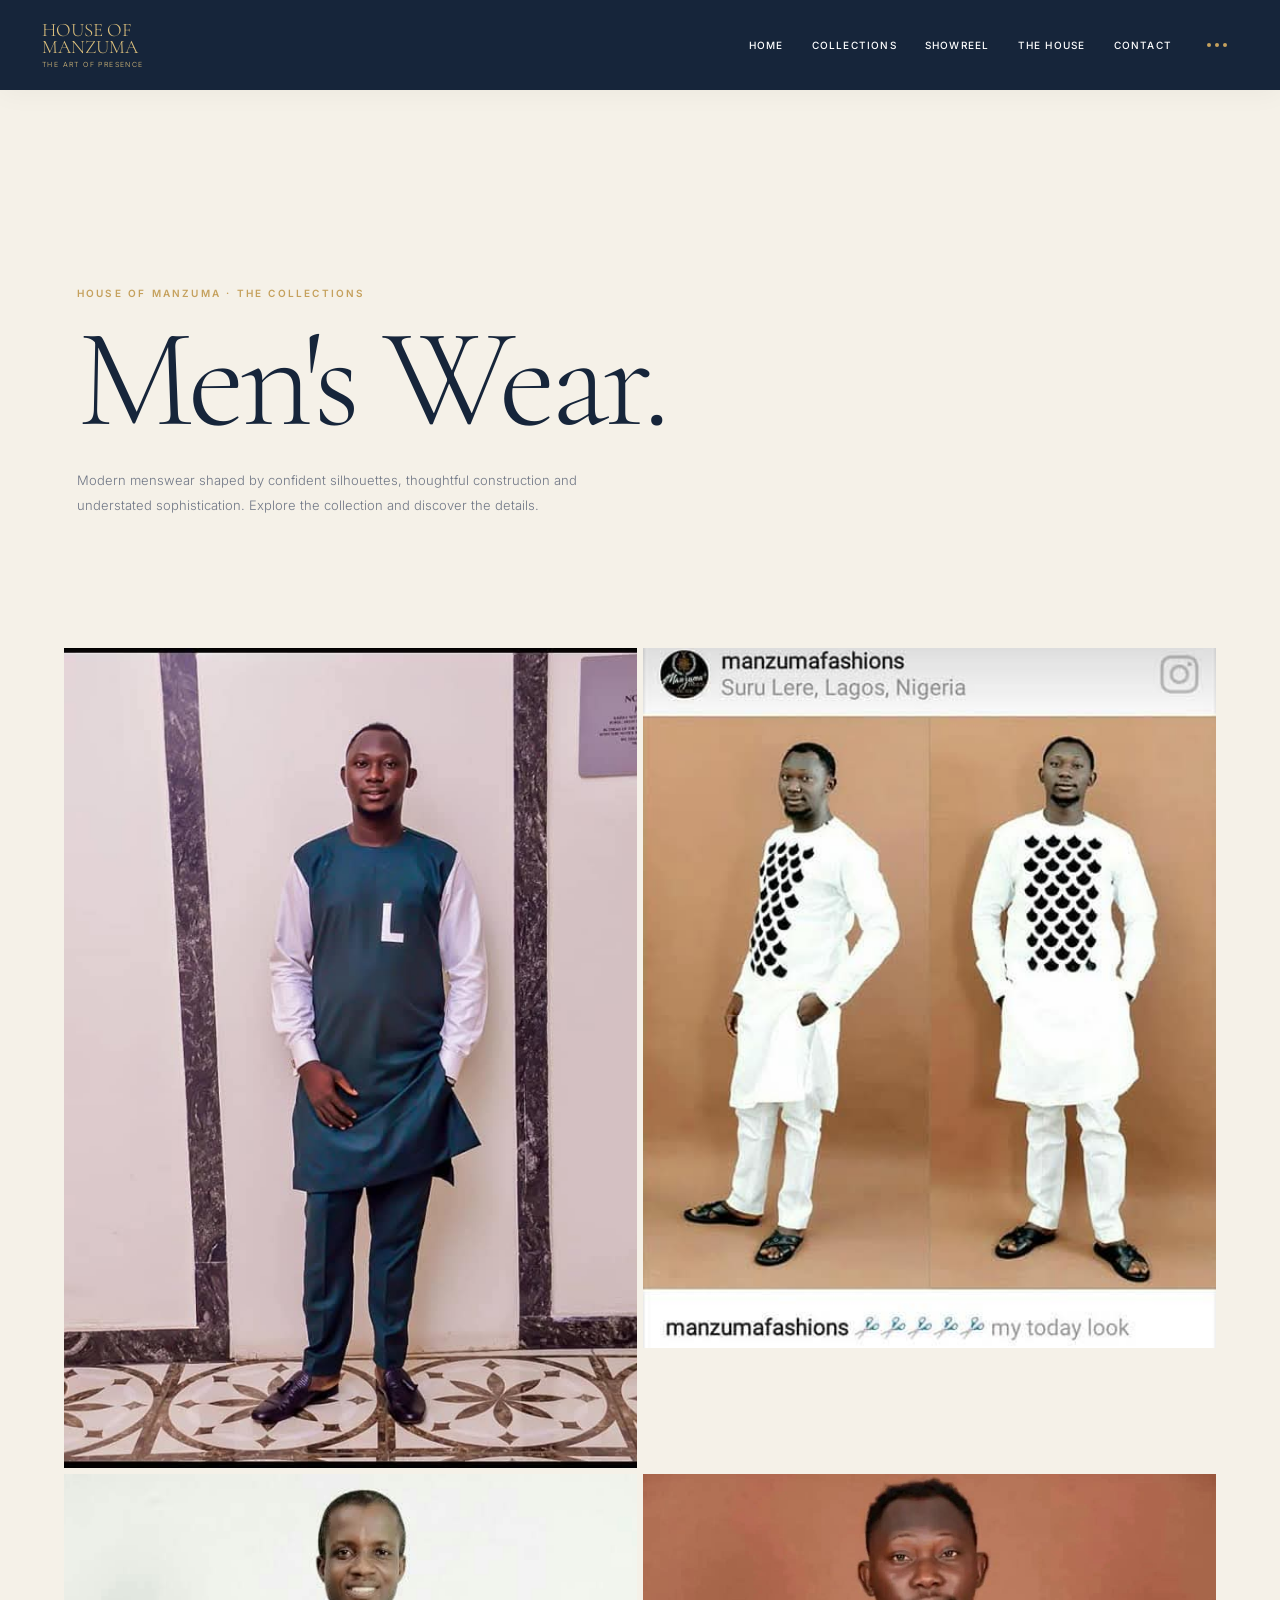
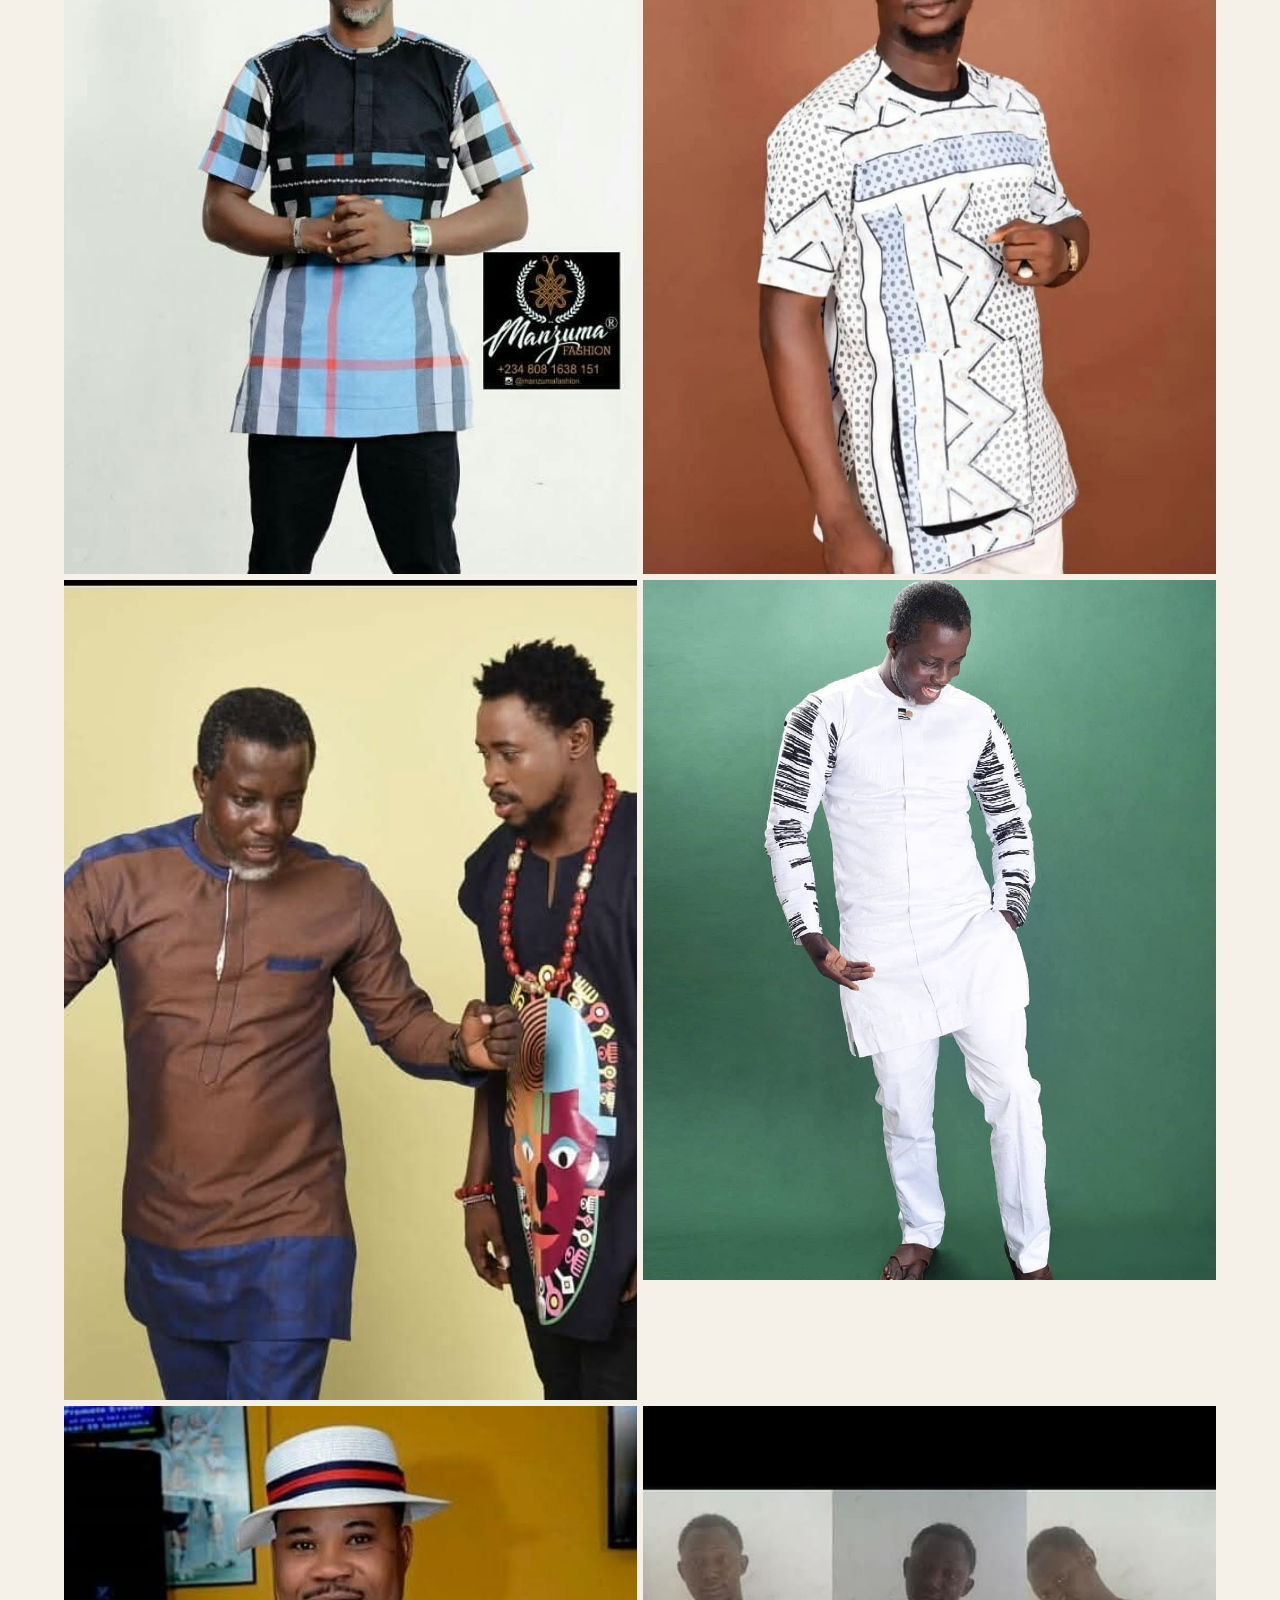
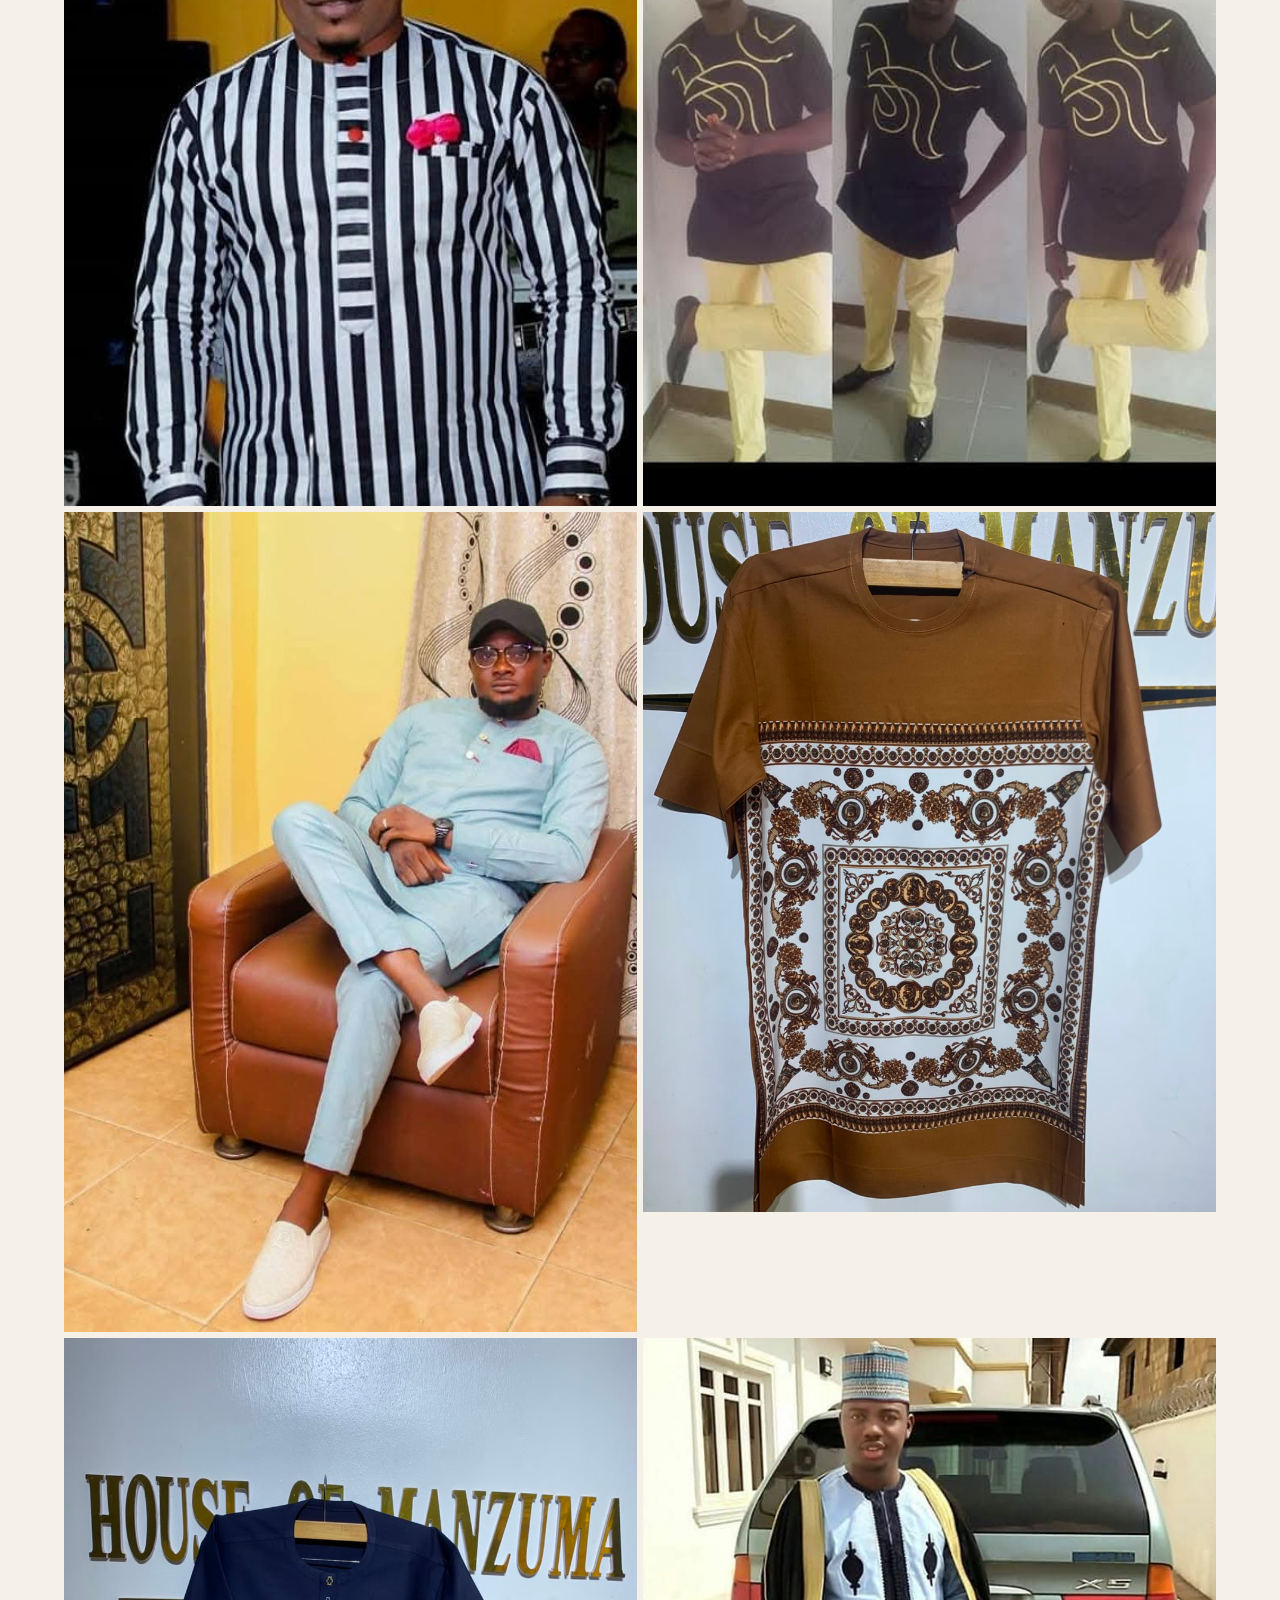
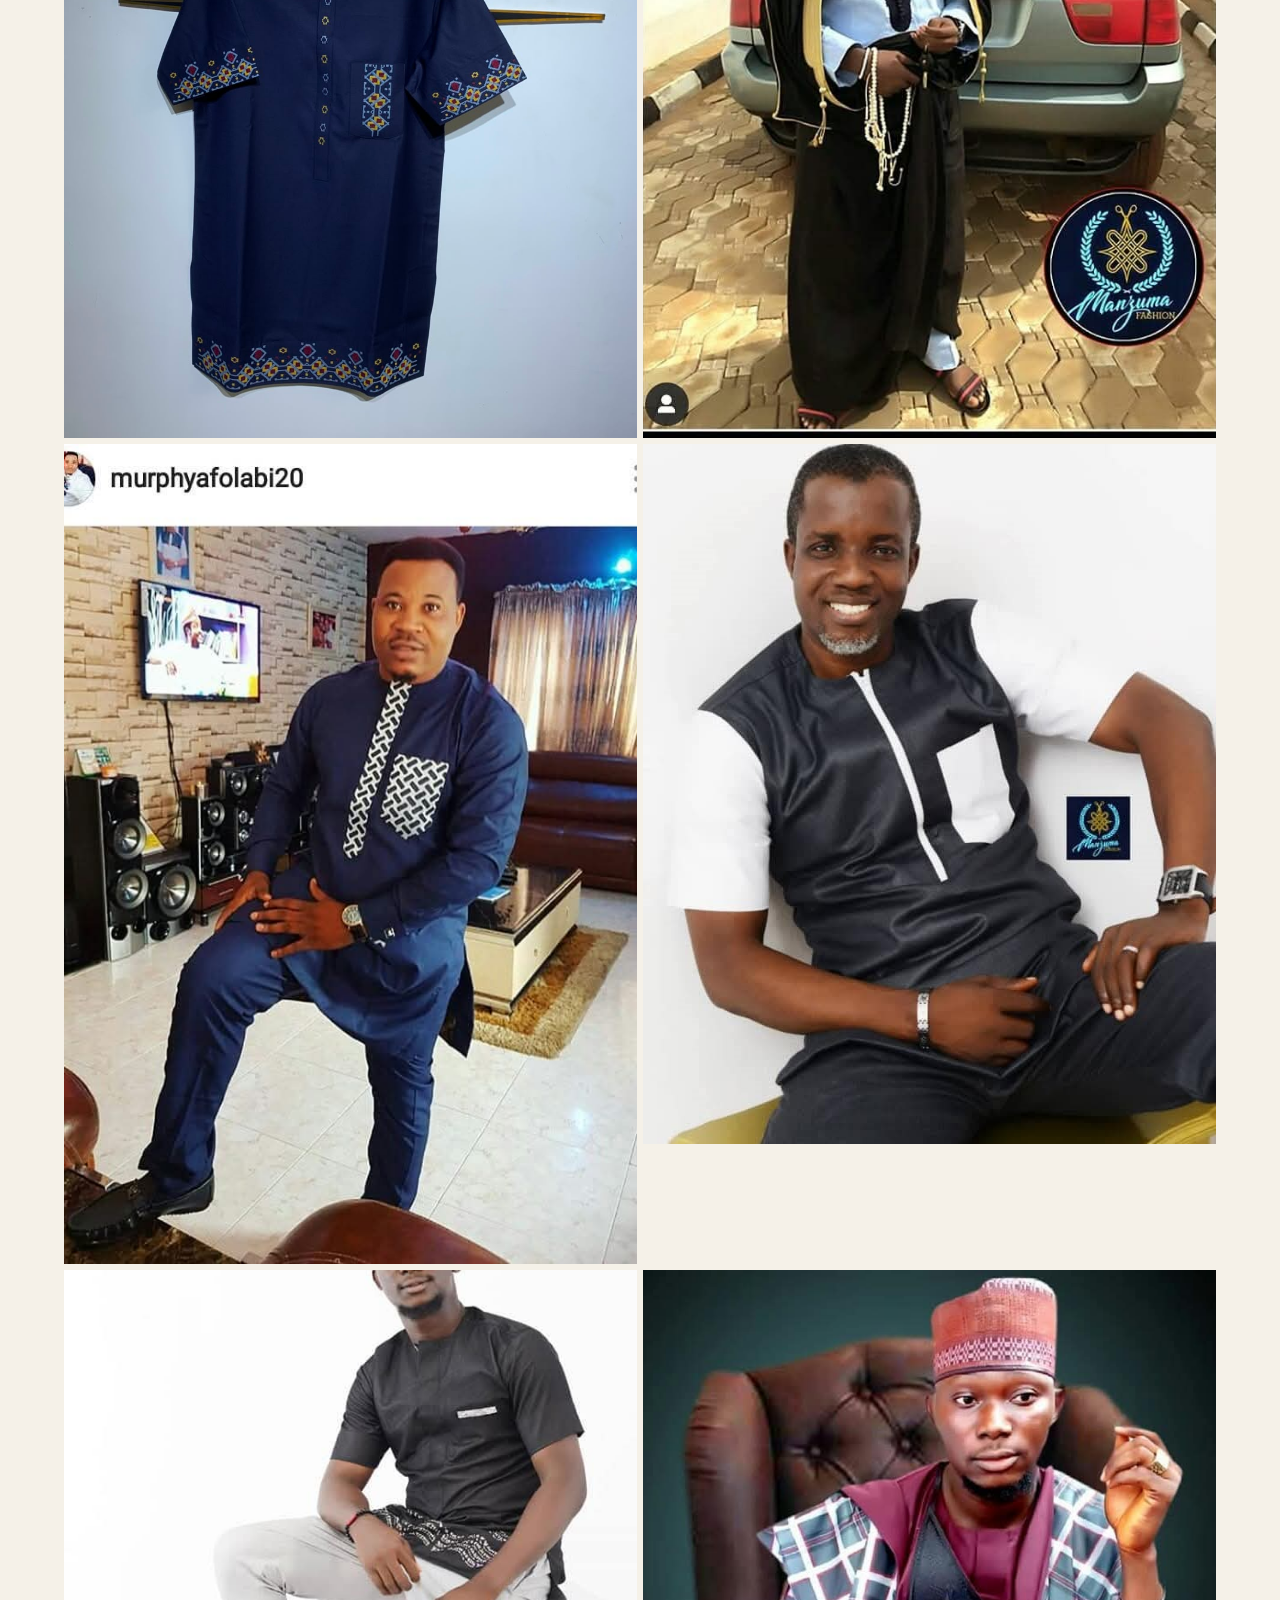
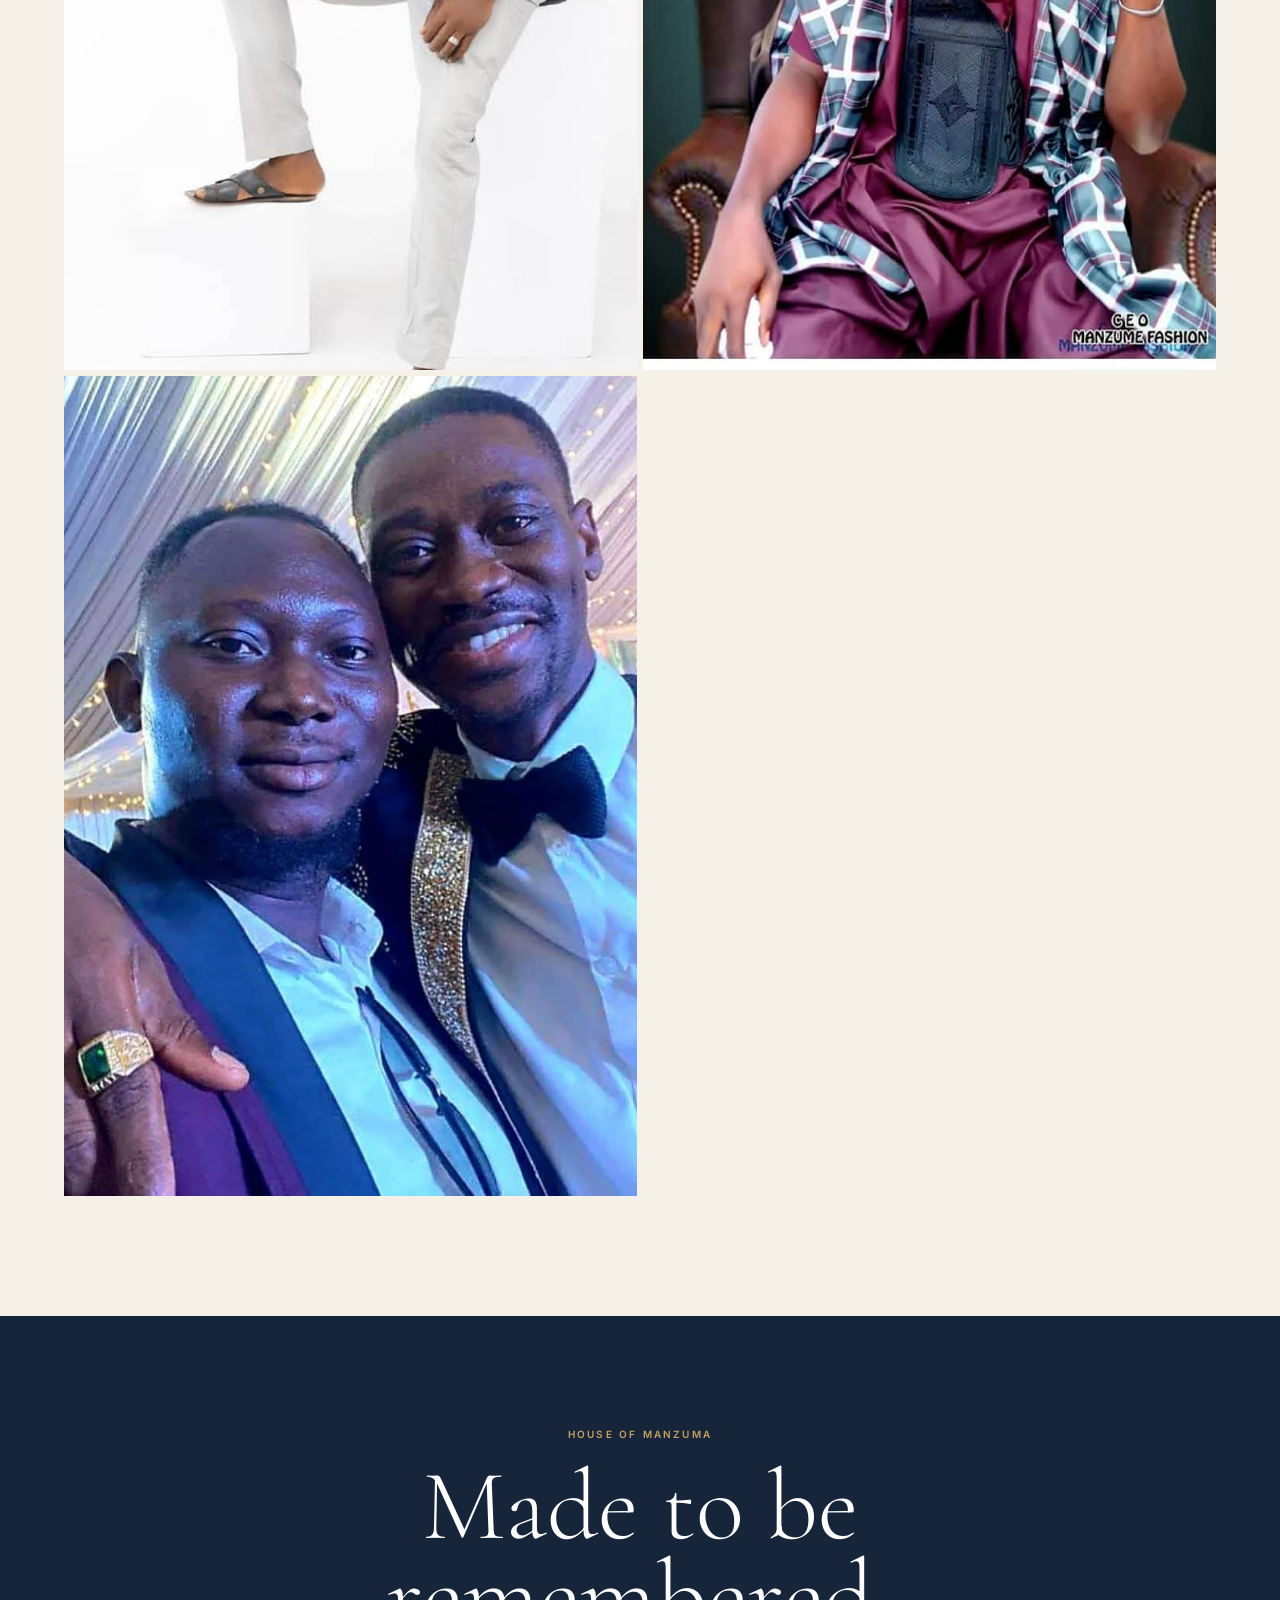
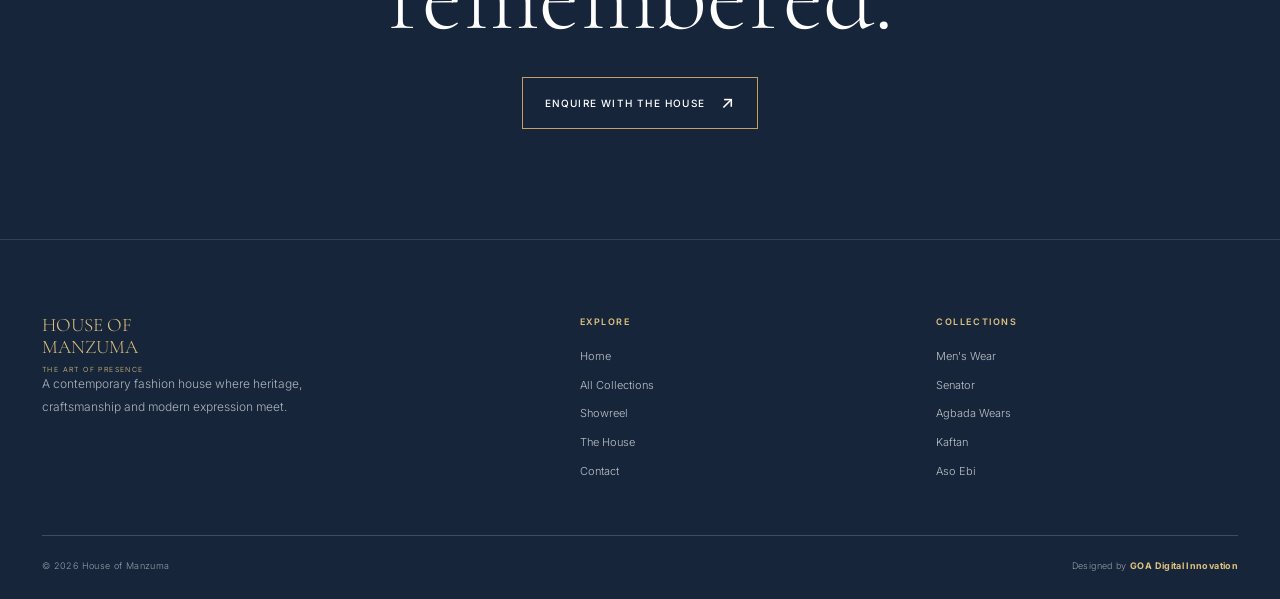
<file: All_COLLECTIONS/MENS WEAR/index.html>
<!DOCTYPE html>
<html lang="en">
<head>
    <meta charset="UTF-8">
    <meta name="viewport" content="width=device-width, initial-scale=1.0">

    <title>Men's Wear | House of Manzuma</title>
    <meta name="description" content="Discover the Men's Wear collection by House of Manzuma.">

    <link rel="stylesheet" href="../../style.css">
    <link rel="preconnect" href="https://fonts.googleapis.com">
    <link rel="preconnect" href="https://fonts.gstatic.com" crossorigin>
    <link href="https://fonts.googleapis.com/css2?family=Cormorant+Garamond:ital,wght@0,300;0,400;0,500;1,300;1,400&family=Inter:wght@300;400;500;600&display=swap" rel="stylesheet">

    <style>
        .detail-page {
            padding-top: 90px;
            background: var(--ivory);
            color: var(--ink);
        }

        .detail-hero {
            min-height: 62vh;
            padding: 150px 6% 85px;
            display: flex;
            flex-direction: column;
            justify-content: center;
        }

        .detail-hero h1 {
            margin: 20px 0 30px;
            color: var(--ink);
            font-family: var(--serif);
            font-size: clamp(65px, 11vw, 145px);
            font-weight: 300;
            line-height: .83;
            letter-spacing: -.04em;
        }

        .detail-hero > p:last-child {
            max-width: 520px;
            color: var(--muted);
            font-size: 13px;
            line-height: 1.9;
        }

        .detail-gallery {
            padding: 0 5% 120px;
            display: grid;
            grid-template-columns: repeat(2, minmax(0, 1fr));
            gap: 6px;
        }

        .detail-gallery figure {
            height: 700px;
            overflow: hidden;
            background: var(--cream);
        }

        .detail-gallery figure:nth-child(4n + 1) {
            height: 820px;
        }

        .detail-gallery img {
            width: 100%;
            height: 100%;
            display: block;
            object-fit: cover;
            transition: transform .8s ease;
        }

        .detail-gallery figure:hover img {
            transform: scale(1.035);
        }

        .detail-cta {
            padding: 110px 20px;
            background: var(--ink);
            color: var(--white);
            text-align: center;
        }

        .detail-cta h2 {
            margin: 20px 0 35px;
            font-family: var(--serif);
            font-size: clamp(55px, 8vw, 100px);
            font-weight: 300;
            line-height: .9;
        }

        .detail-cta .outline-button {
            color: var(--white);
        }

        .brand-wordmark {
            color: var(--gold-light);
            font-family: var(--serif);
            font-size: 19px;
            line-height: .9;
        }

        .brand-wordmark small {
            display: block;
            margin-top: 7px;
            font-family: var(--sans);
            font-size: 7px;
            letter-spacing: .2em;
        }

        @media (max-width: 760px) {
            .detail-page {
                padding-top: 75px;
            }

            .detail-hero {
                min-height: 55vh;
                padding: 110px 20px 60px;
            }

            .detail-hero h1 {
                font-size: clamp(58px, 15vw, 85px);
            }

            .detail-gallery {
                padding: 0 12px 75px;
                grid-template-columns: 1fr;
                gap: 4px;
            }

            .detail-gallery figure,
            .detail-gallery figure:nth-child(4n + 1) {
                height: 560px;
            }

            .detail-cta {
                padding: 85px 20px;
            }
        }
    </style>
</head>

<body>

    <!-- SHARED HEADER -->
    <header class="header site-header">
        <div class="header-inner">

            <a class="brand" href="../../index.html" aria-label="House of Manzuma Home">
                <span class="brand-wordmark">
                    HOUSE OF<br>MANZUMA
                    <small>THE ART OF PRESENCE</small>
                </span>
            </a>

            <nav class="desktop-nav" aria-label="Main navigation">
                <a href="../../index.html">Home</a>
                <a href="../index.html">Collections</a>
                <a href="../../SHOWREEL%20COLLECTIONS/index.html">Showreel</a>
                <a href="../../index.html#house">The House</a>
                <a href="../../CONTACT/index.html">Contact</a>
            </nav>

            <button class="dots-button" id="dotsButton" type="button"
                    aria-label="Social media" aria-expanded="false">
                <span></span><span></span><span></span>
            </button>

            <button class="menu-button" id="menuButton" type="button"
                    aria-label="Open collections" aria-expanded="false">
                <span></span><span></span><span></span>
            </button>

        </div>
    </header>


    <!-- MOBILE COLLECTION MENU -->
    <nav class="mobile-navigation" id="mobileNavigation"
         aria-label="Collection navigation">
        <div class="mobile-nav-inner">
            <div class="mobile-section-title">Explore Collections</div>
            <a href="../../index.html">Home</a>
            <a href="../MENS%20WEAR/index.html">Men's Wear</a>
            <a href="../SENATOR/index.html">Senator</a>
            <a href="../AGBADA%20WEARS/index.html">Agbada Wears</a>
            <a href="../KAFTAN/index.html">Kaftan</a>
            <a href="../ASO%20EBI/index.html">Aso Ebi</a>
        </div>
    </nav>


    <!-- SOCIAL MENU -->
    <nav class="social-navigation" id="socialNavigation"
         aria-label="Social media links">
        <div class="social-inner">
            <span class="social-label">Follow the House</span>
            <a href="#" target="_blank" rel="noopener noreferrer">Instagram</a>
            <a href="#" target="_blank" rel="noopener noreferrer">Facebook</a>
            <a href="#" target="_blank" rel="noopener noreferrer">TikTok</a>
            <a href="#" target="_blank" rel="noopener noreferrer">X</a>
        </div>
    </nav>


    <main class="detail-page">

        <!-- CHANGE THE TITLE AND DESCRIPTION FOR EACH COLLECTION -->
        <section class="detail-hero">
            <p class="eyebrow">HOUSE OF MANZUMA · THE COLLECTIONS</p>
            <h1>Men's Wear.</h1>
            <p>
                Modern menswear shaped by confident silhouettes,
                thoughtful construction and understated sophistication.
                Explore the collection and discover the details.
            </p>
        </section>


        <!--
          ADD YOUR REAL IMAGE FILENAMES BELOW.
          These images must be inside this page's own images folder.
          Duplicate a figure block for every additional image.
        -->
        <section class="detail-gallery" aria-label="Men's Wear gallery">

            <figure>
                <img src="images/01.jpg"
                     alt="House of Manzuma Men's Wear design"
                     loading="lazy">
            </figure>

            <figure>
                <img src="images/02.jpg"
                     alt="House of Manzuma Men's Wear detail"
                     loading="lazy">
            </figure>

            <figure>
                <img src="images/03.jpg"
                     alt="House of Manzuma contemporary menswear"
                     loading="lazy">
            </figure>

            <figure>
                <img src="images/04.jpg"
                     alt="House of Manzuma tailored menswear"
                     loading="lazy">
            </figure>

                        <figure>
                <img src="images/05.jpg"
                     alt="House of Manzuma tailored menswear"
                     loading="lazy">
            </figure>

                        <figure>
                <img src="images/06.jpg"
                     alt="House of Manzuma tailored menswear"
                     loading="lazy">
            </figure>

                        <figure>
                <img src="images/07.jpg"
                     alt="House of Manzuma tailored menswear"
                     loading="lazy">
            </figure>

            <figure>
                <img src="images/08.jpg"
                     alt="House of Manzuma tailored menswear"
                     loading="lazy">
            </figure>

            <figure>
                <img src="images/09.jpg"
                     alt="House of Manzuma tailored menswear"
                     loading="lazy">
            </figure>

            <figure>
                <img src="images/11.jpg"
                     alt="House of Manzuma tailored menswear"
                     loading="lazy">
            </figure>

            <figure>
                <img src="images/10.jpg"
                     alt="House of Manzuma tailored menswear"
                     loading="lazy">
            </figure>

            <figure>
                <img src="images/12.jpg"
                     alt="House of Manzuma tailored menswear"
                     loading="lazy">
            </figure>

            <figure>
                <img src="images/13.jpg"
                     alt="House of Manzuma tailored menswear"
                     loading="lazy">
            </figure>

            <figure>
                <img src="images/14.jpg"
                     alt="House of Manzuma tailored menswear"
                     loading="lazy">
            </figure>

            <figure>
                <img src="images/15.jpg"
                     alt="House of Manzuma tailored menswear"
                     loading="lazy">
            </figure>

            <figure>
                <img src="images/16.jpg"
                     alt="House of Manzuma tailored menswear"
                     loading="lazy">
            </figure>


            <figure>
                <img src="images/17.jpg"
                     alt="House of Manzuma tailored menswear"
                     loading="lazy">
            </figure>

        </section>


        <section class="detail-cta">
            <p class="eyebrow">HOUSE OF MANZUMA</p>
            <h2>Made to be<br>remembered.</h2>
            <a class="outline-button" href="../../CONTACT/index.html">
                Enquire with the House <span>↗</span>
            </a>
        </section>

    </main>


    <!-- SHARED FOOTER -->
    <footer class="site-footer">
        <div class="footer-main">

            <div class="footer-brand">
                <a href="../../index.html" class="brand-wordmark">
                    HOUSE OF<br>MANZUMA
                    <small>THE ART OF PRESENCE</small>
                </a>
                <p>
                    A contemporary fashion house where heritage,
                    craftsmanship and modern expression meet.
                </p>
            </div>

            <div class="footer-column">
                <span>Explore</span>
                <a href="../../index.html">Home</a>
                <a href="../index.html">All Collections</a>
                <a href="../../SHOWREEL%20COLLECTIONS/index.html">Showreel</a>
                <a href="../../index.html#house">The House</a>
                <a href="../../CONTACT/index.html">Contact</a>
            </div>

            <div class="footer-column">
                <span>Collections</span>
                <a href="../MENS%20WEAR/index.html">Men's Wear</a>
                <a href="../SENATOR/index.html">Senator</a>
                <a href="../AGBADA%20WEARS/index.html">Agbada Wears</a>
                <a href="../KAFTAN/index.html">Kaftan</a>
                <a href="../ASO%20EBI/index.html">Aso Ebi</a>
            </div>

        </div>

        <div class="footer-bottom">
            <span>© <span class="current-year"></span> House of Manzuma</span>
            <span class="goa-signature">Designed by <strong>GOA Digital Innovation</strong></span>
        </div>
    </footer>

    <script>
        document.querySelectorAll(".current-year").forEach(el => {
            el.textContent = new Date().getFullYear();
        });
    </script>
    <script src="../../script.js"></script>

</body>
</html>
</file>
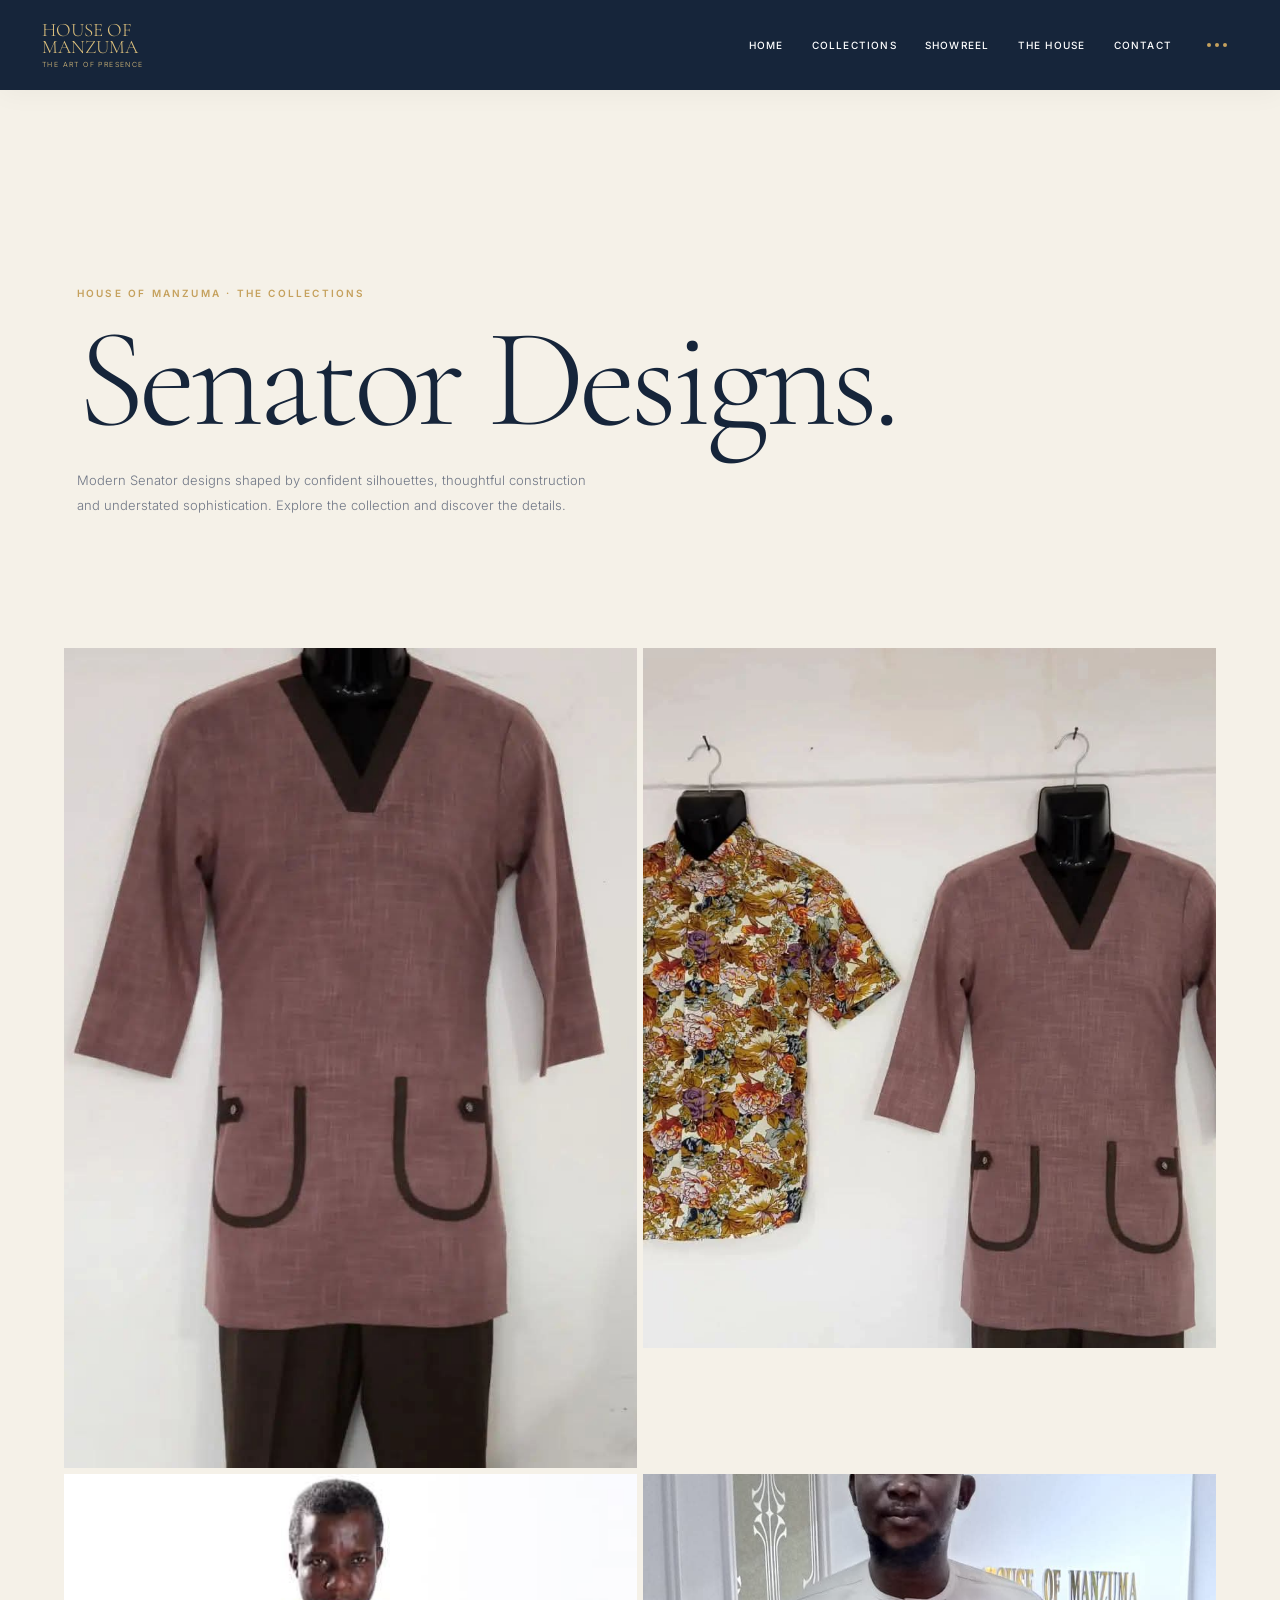
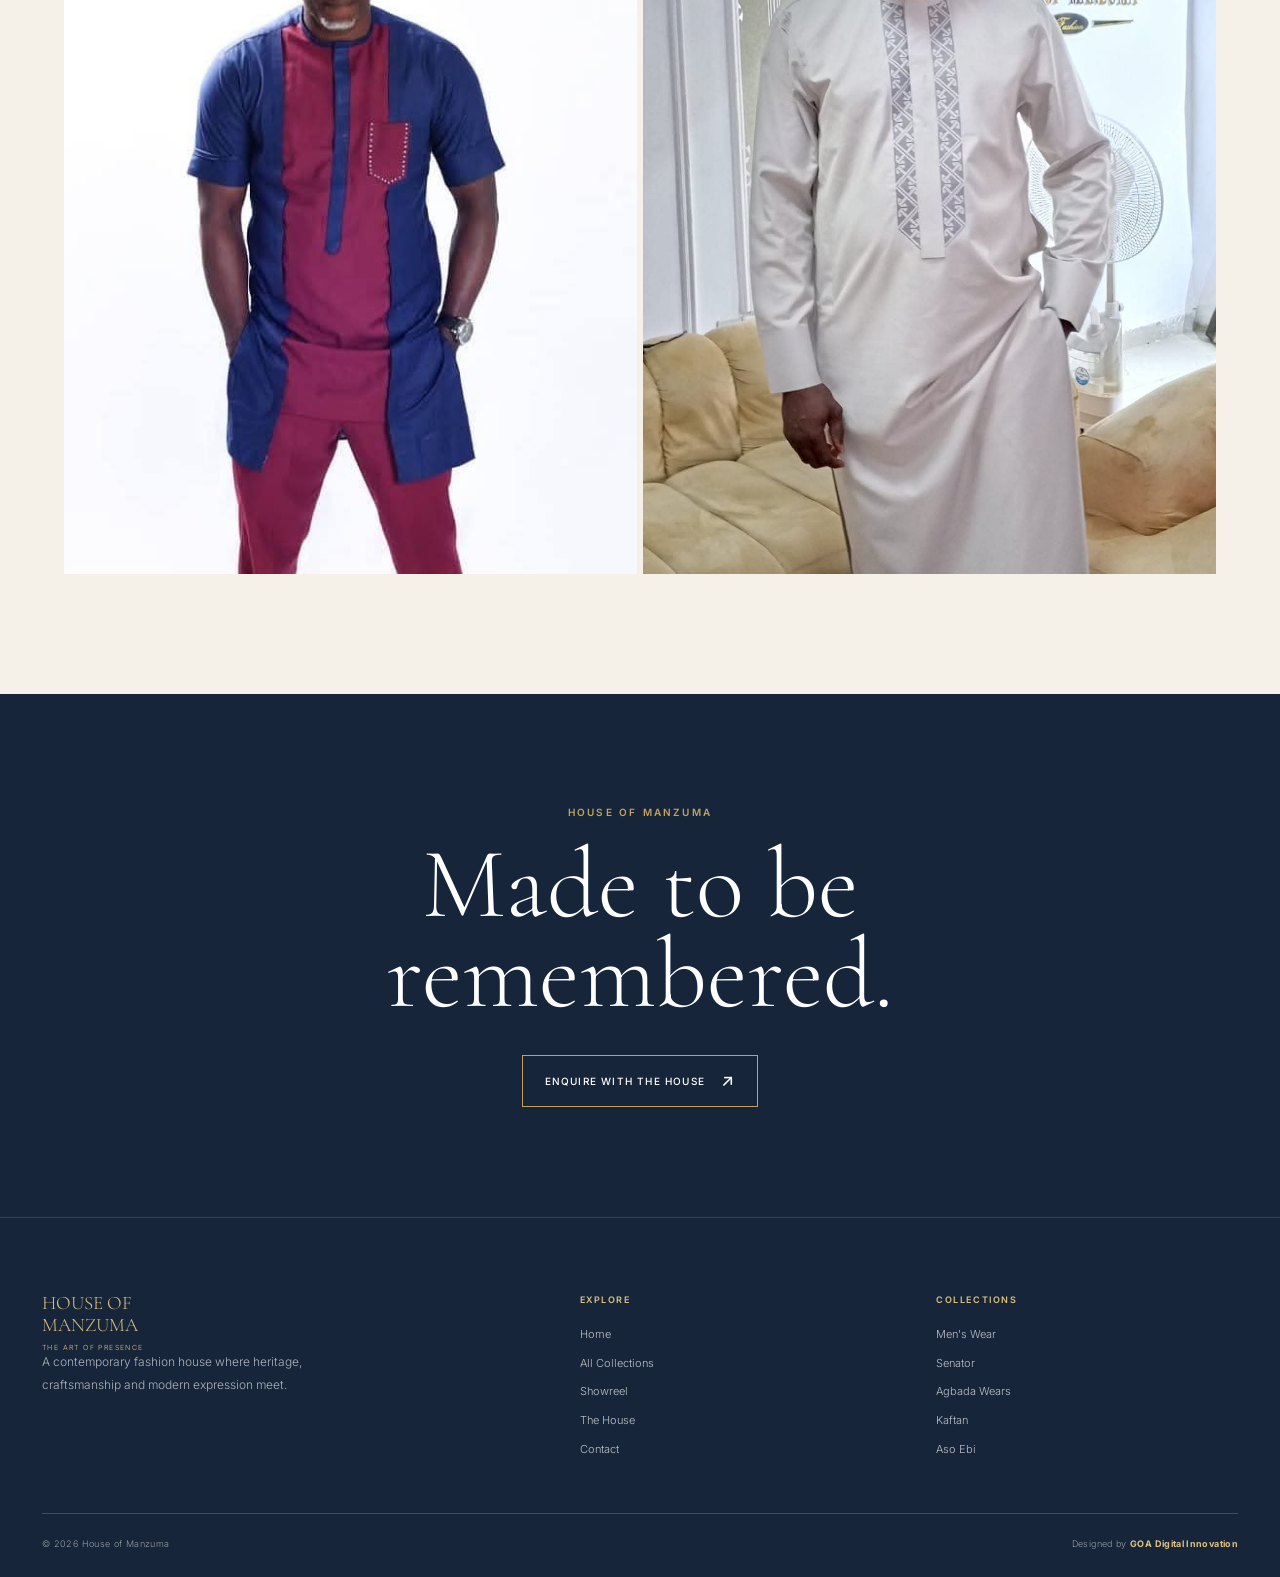
<file: All_COLLECTIONS/SENATOR/index.html>
<!DOCTYPE html>
<html lang="en">
<head>
    <meta charset="UTF-8">
    <meta name="viewport" content="width=device-width, initial-scale=1.0">

    <title>Senator Designs | House of Manzuma</title>
    <meta name="description" content="Discover the Men's Wear collection by House of Manzuma.">

    <link rel="stylesheet" href="../../style.css">
    <link rel="preconnect" href="https://fonts.googleapis.com">
    <link rel="preconnect" href="https://fonts.gstatic.com" crossorigin>
    <link href="https://fonts.googleapis.com/css2?family=Cormorant+Garamond:ital,wght@0,300;0,400;0,500;1,300;1,400&family=Inter:wght@300;400;500;600&display=swap" rel="stylesheet">

    <style>
        .detail-page {
            padding-top: 90px;
            background: var(--ivory);
            color: var(--ink);
        }

        .detail-hero {
            min-height: 62vh;
            padding: 150px 6% 85px;
            display: flex;
            flex-direction: column;
            justify-content: center;
        }

        .detail-hero h1 {
            margin: 20px 0 30px;
            color: var(--ink);
            font-family: var(--serif);
            font-size: clamp(65px, 11vw, 145px);
            font-weight: 300;
            line-height: .83;
            letter-spacing: -.04em;
        }

        .detail-hero > p:last-child {
            max-width: 520px;
            color: var(--muted);
            font-size: 13px;
            line-height: 1.9;
        }

        .detail-gallery {
            padding: 0 5% 120px;
            display: grid;
            grid-template-columns: repeat(2, minmax(0, 1fr));
            gap: 6px;
        }

        .detail-gallery figure {
            height: 700px;
            overflow: hidden;
            background: var(--cream);
        }

        .detail-gallery figure:nth-child(4n + 1) {
            height: 820px;
        }

        .detail-gallery img {
            width: 100%;
            height: 100%;
            display: block;
            object-fit: cover;
            transition: transform .8s ease;
        }

        .detail-gallery figure:hover img {
            transform: scale(1.035);
        }

        .detail-cta {
            padding: 110px 20px;
            background: var(--ink);
            color: var(--white);
            text-align: center;
        }

        .detail-cta h2 {
            margin: 20px 0 35px;
            font-family: var(--serif);
            font-size: clamp(55px, 8vw, 100px);
            font-weight: 300;
            line-height: .9;
        }

        .detail-cta .outline-button {
            color: var(--white);
        }

        .brand-wordmark {
            color: var(--gold-light);
            font-family: var(--serif);
            font-size: 19px;
            line-height: .9;
        }

        .brand-wordmark small {
            display: block;
            margin-top: 7px;
            font-family: var(--sans);
            font-size: 7px;
            letter-spacing: .2em;
        }

        @media (max-width: 760px) {
            .detail-page {
                padding-top: 75px;
            }

            .detail-hero {
                min-height: 55vh;
                padding: 110px 20px 60px;
            }

            .detail-hero h1 {
                font-size: clamp(58px, 15vw, 85px);
            }

            .detail-gallery {
                padding: 0 12px 75px;
                grid-template-columns: 1fr;
                gap: 4px;
            }

            .detail-gallery figure,
            .detail-gallery figure:nth-child(4n + 1) {
                height: 560px;
            }

            .detail-cta {
                padding: 85px 20px;
            }
        }
    </style>
</head>

<body>

    <!-- SHARED HEADER -->
    <header class="header site-header">
        <div class="header-inner">

            <a class="brand" href="../../index.html" aria-label="House of Manzuma Home">
                <span class="brand-wordmark">
                    HOUSE OF<br>MANZUMA
                    <small>THE ART OF PRESENCE</small>
                </span>
            </a>

            <nav class="desktop-nav" aria-label="Main navigation">
                <a href="../../index.html">Home</a>
                <a href="../index.html">Collections</a>
                <a href="../../SHOWREEL%20COLLECTIONS/index.html">Showreel</a>
                <a href="../../index.html#house">The House</a>
                <a href="../../CONTACT/index.html">Contact</a>
            </nav>

            <button class="dots-button" id="dotsButton" type="button"
                    aria-label="Social media" aria-expanded="false">
                <span></span><span></span><span></span>
            </button>

            <button class="menu-button" id="menuButton" type="button"
                    aria-label="Open collections" aria-expanded="false">
                <span></span><span></span><span></span>
            </button>

        </div>
    </header>


    <!-- MOBILE COLLECTION MENU -->
    <nav class="mobile-navigation" id="mobileNavigation"
         aria-label="Collection navigation">
        <div class="mobile-nav-inner">
            <div class="mobile-section-title">Explore Collections</div>
            <a href="../../index.html">Home</a>
            <a href="../MENS%20WEAR/index.html">Men's Wear</a>
            <a href="../SENATOR/index.html">Senator</a>
            <a href="../AGBADA%20WEARS/index.html">Agbada Wears</a>
            <a href="../KAFTAN/index.html">Kaftan</a>
            <a href="../ASO%20EBI/index.html">Aso Ebi</a>
        </div>
    </nav>


    <!-- SOCIAL MENU -->
    <nav class="social-navigation" id="socialNavigation"
         aria-label="Social media links">
        <div class="social-inner">
            <span class="social-label">Follow the House</span>
            <a href="#" target="_blank" rel="noopener noreferrer">Instagram</a>
            <a href="#" target="_blank" rel="noopener noreferrer">Facebook</a>
            <a href="#" target="_blank" rel="noopener noreferrer">TikTok</a>
            <a href="#" target="_blank" rel="noopener noreferrer">X</a>
        </div>
    </nav>


    <main class="detail-page">

        <!-- CHANGE THE TITLE AND DESCRIPTION FOR EACH COLLECTION -->
        <section class="detail-hero">
            <p class="eyebrow">HOUSE OF MANZUMA · THE COLLECTIONS</p>
            <h1>Senator Designs.</h1>
            <p>
                Modern Senator designs shaped by confident silhouettes,
                thoughtful construction and understated sophistication.
                Explore the collection and discover the details.
            </p>
        </section>


        <!--
          ADD YOUR REAL IMAGE FILENAMES BELOW.
          These images must be inside this page's own images folder.
          Duplicate a figure block for every additional image.
        -->
        <section class="detail-gallery" aria-label="Men's Wear gallery">

            <figure>
                <img src="images/01.jpg"
                     alt="House of Manzuma Men's Wear design"
                     loading="lazy">
            </figure>

            <figure>
                <img src="images/02.jpg"
                     alt="House of Manzuma Men's Wear detail"
                     loading="lazy">
            </figure>

            <figure>
                <img src="images/03.jpg"
                     alt="House of Manzuma contemporary menswear"
                     loading="lazy">
            </figure>

            <figure>
                <img src="images/04.jpg"
                     alt="House of Manzuma tailored menswear"
                     loading="lazy">
            </figure>

        </section>


        <section class="detail-cta">
            <p class="eyebrow">HOUSE OF MANZUMA</p>
            <h2>Made to be<br>remembered.</h2>
            <a class="outline-button" href="../../CONTACT/index.html">
                Enquire with the House <span>↗</span>
            </a>
        </section>

    </main>


    <!-- SHARED FOOTER -->
    <footer class="site-footer">
        <div class="footer-main">

            <div class="footer-brand">
                <a href="../../index.html" class="brand-wordmark">
                    HOUSE OF<br>MANZUMA
                    <small>THE ART OF PRESENCE</small>
                </a>
                <p>
                    A contemporary fashion house where heritage,
                    craftsmanship and modern expression meet.
                </p>
            </div>

            <div class="footer-column">
                <span>Explore</span>
                <a href="../../index.html">Home</a>
                <a href="../index.html">All Collections</a>
                <a href="../../SHOWREEL%20COLLECTIONS/index.html">Showreel</a>
                <a href="../../index.html#house">The House</a>
                <a href="../../CONTACT/index.html">Contact</a>
            </div>

            <div class="footer-column">
                <span>Collections</span>
                <a href="../MENS%20WEAR/index.html">Men's Wear</a>
                <a href="../SENATOR/index.html">Senator</a>
                <a href="../AGBADA%20WEARS/index.html">Agbada Wears</a>
                <a href="../KAFTAN/index.html">Kaftan</a>
                <a href="../ASO%20EBI/index.html">Aso Ebi</a>
            </div>

        </div>

        <div class="footer-bottom">
            <span>© <span class="current-year"></span> House of Manzuma</span>
            <span class="goa-signature">Designed by <strong>GOA Digital Innovation</strong></span>
        </div>
    </footer>

    <script>
        document.querySelectorAll(".current-year").forEach(el => {
            el.textContent = new Date().getFullYear();
        });
    </script>
    <script src="../../script.js"></script>

</body>
</html>
</file>
<file: style.css>
/* =========================================================
   HOUSE OF MANZUNA
   MASTER RESPONSIVE STYLESHEET
   Luxury • Ivory • Navy • Gold
========================================================= */

/* ROOT */
:root {
    --ink: #16253a;
    --ink-deep: #0d1828;
    --ink-soft: #22364f;
    --gold: #c5a15d;
    --gold-light: #dfc27e;
    --ivory: #f5f1e8;
    --cream: #ebe5d8;
    --white: #fff;
    --text: #243044;
    --muted: #707786;
    --line-light: rgba(22, 37, 58, .16);
    --line-dark: rgba(255, 255, 255, .18);
    --serif: "Cormorant Garamond", Georgia, serif;
    --sans: "Inter", Arial, sans-serif;
    --ease: cubic-bezier(.22, 1, .36, 1);
    --header-height: 90px;
    --page-width: 1500px;
}

/* RESET */
* {
    box-sizing: border-box;
    margin: 0;
    padding: 0;
}

html {
    scroll-behavior: smooth;
    scroll-padding-top: var(--header-height);
}

body {
    min-width: 320px;
    overflow-x: clip;
    background: var(--ivory);
    color: var(--text);
    font-family: var(--sans);
    font-size: 14px;
    font-weight: 300;
    line-height: 1.6;
}

body.menu-open {
    overflow: hidden;
}

img,
video {
    display: block;
    max-width: 100%;
}

img {
    height: auto;
}

a {
    color: inherit;
    text-decoration: none;
}

button,
input,
textarea,
select {
    font: inherit;
}

button {
    -webkit-tap-highlight-color: transparent;
}

button:focus-visible,
a:focus-visible {
    outline: 2px solid var(--gold);
    outline-offset: 5px;
}

::selection {
    background: var(--gold);
    color: var(--ink);
}

section[id],
[id] {
    scroll-margin-top: calc(var(--header-height) + 12px);
}

.section-light {
    background: var(--ivory);
    color: var(--text);
}

.section-dark {
    background: var(--ink);
    color: var(--white);
}

.eyebrow {
    color: var(--gold);
    font-size: 10px;
    font-weight: 600;
    letter-spacing: .22em;
    line-height: 1.6;
    text-transform: uppercase;
}

em {
    font-style: italic;
}

/* =========================================================
   HEADER
========================================================= */

.site-header,
.header {
    position: fixed;
    z-index: 5000;
    inset: 0 0 auto;
    height: var(--header-height);
    background: var(--ink);
    box-shadow: 0 4px 25px rgba(0, 0, 0, .04);
    transition: background .3s ease, box-shadow .3s ease;
}

.site-header.scrolled,
.header.scrolled {
    background: rgba(13, 24, 40, .98);
    box-shadow: 0 8px 30px rgba(0, 0, 0, .16);
}

.header-inner {
    position: relative;
    width: 100%;
    max-width: var(--page-width);
    height: 100%;
    margin: auto;
    padding: 0 42px;
    display: flex;
    align-items: center;
    gap: 24px;
}

.brand {
    display: inline-flex;
    align-items: center;
    flex: 0 0 auto;
    width: 125px;
}

.brand img {
    width: 100%;
    max-height: 66px;
    object-fit: contain;
}

/* Desktop navigation */
.desktop-navigation,
.desktop-nav {
    display: flex;
    align-items: center;
    justify-content: center;
    gap: clamp(16px, 2.2vw, 34px);
    margin-left: auto;
}

.desktop-navigation a,
.desktop-nav a {
    position: relative;
    padding: 10px 0;
    color: var(--white);
    font-size: 10px;
    font-weight: 500;
    letter-spacing: .12em;
    text-transform: uppercase;
    white-space: nowrap;
}

.desktop-navigation a::after,
.desktop-nav a::after {
    position: absolute;
    right: 0;
    bottom: 4px;
    left: 0;
    height: 1px;
    background: var(--gold);
    content: "";
    transform: scaleX(0);
    transform-origin: left;
    transition: transform .3s ease;
}

.desktop-navigation a:hover::after,
.desktop-nav a:hover::after {
    transform: scaleX(1);
}

/* Header buttons */
.dots-button,
.hamburger-button,
.menu-button {
    flex: 0 0 auto;
    border: 0;
    color: var(--white);
    background: transparent;
    cursor: pointer;
}

.dots-button {
    display: flex;
    width: 42px;
    height: 48px;
    align-items: center;
    justify-content: center;
    gap: 4px;
}

.dots-button span {
    display: block;
    width: 4px;
    height: 4px;
    border-radius: 50%;
    background: var(--gold);
}

.hamburger-button,
.menu-button {
    display: none;
    position: relative;
    width: 44px;
    height: 44px;
}

.hamburger-button span,
.menu-button span {
    position: absolute;
    left: 8px;
    width: 27px;
    height: 1.5px;
    background: var(--white);
    transition: top .3s ease, transform .3s ease, opacity .2s ease;
}

.hamburger-button span:nth-child(1),
.menu-button span:nth-child(1) {
    top: 13px;
}

.hamburger-button span:nth-child(2),
.menu-button span:nth-child(2) {
    top: 21px;
}

.hamburger-button span:nth-child(3),
.menu-button span:nth-child(3) {
    top: 29px;
}

.hamburger-button.active span:nth-child(1),
.menu-button.active span:nth-child(1) {
    top: 21px;
    transform: rotate(45deg);
}

.hamburger-button.active span:nth-child(2),
.menu-button.active span:nth-child(2) {
    opacity: 0;
}

.hamburger-button.active span:nth-child(3),
.menu-button.active span:nth-child(3) {
    top: 21px;
    transform: rotate(-45deg);
}

/* =========================================================
   SOCIAL DROPDOWN
========================================================= */

.social-panel,
.social-navigation {
    position: fixed;
    z-index: 5100;
    top: var(--header-height);
    right: max(20px, calc((100vw - var(--page-width)) / 2 + 30px));
    width: 250px;
    padding: 20px;
    background: var(--ivory);
    border: 1px solid var(--line-light);
    box-shadow: 0 20px 50px rgba(0, 0, 0, .18);
    opacity: 0;
    visibility: hidden;
    pointer-events: none;
    transform: translateY(-8px);
    transition: opacity .25s ease, transform .25s ease, visibility .25s ease;
}

.social-panel.active,
.social-navigation.active {
    opacity: 1;
    visibility: visible;
    pointer-events: auto;
    transform: translateY(0);
}

.social-panel-inner,
.social-inner {
    display: flex;
    flex-direction: column;
    gap: 12px;
}

.panel-label,
.social-label {
    margin-bottom: 5px;
    color: var(--gold);
    font-size: 9px;
    font-weight: 600;
    letter-spacing: .15em;
    text-transform: uppercase;
}

.social-panel-inner a,
.social-inner a,
.social-navigation a {
    display: block;
    padding: 5px 0;
    color: var(--ink);
    font-family: var(--serif);
    font-size: 23px;
    overflow-wrap: anywhere;
    transition: color .2s ease;
}

.social-panel-inner a:hover,
.social-inner a:hover,
.social-navigation a:hover {
    color: var(--gold);
}

/* =========================================================
   MOBILE NAVIGATION
   Both class names supported for existing pages
========================================================= */

.mobile-navigation,
.mobile-collection-panel {
    display: none;
    position: fixed;
    z-index: 4900;
    inset: var(--header-height) 0 0;
    overflow-y: auto;
    overscroll-behavior: contain;
    -webkit-overflow-scrolling: touch;
    background: var(--ivory);
    visibility: hidden;
    pointer-events: none;
    transform: translateX(-100%);
    transition: transform .35s var(--ease), visibility .35s ease;
}

.mobile-navigation.active,
.mobile-collection-panel.active {
    visibility: visible;
    pointer-events: auto;
    transform: translateX(0);
}

.mobile-nav-inner,
.mobile-collection-inner {
    width: 100%;
    min-height: 100%;
    padding: 28px 22px 45px;
}

.mobile-nav-inner {
    display: flex;
    flex-direction: column;
}

.mobile-nav-inner > a {
    display: flex;
    min-height: 58px;
    align-items: center;
    border-bottom: 1px solid var(--line-light);
    color: var(--ink);
    font-family: var(--serif);
    font-size: clamp(23px, 6vw, 31px);
}

.mobile-section-title {
    padding: 24px 0 12px;
    border-bottom: 1px solid var(--line-light);
    color: var(--gold);
    font-size: 9px;
    font-weight: 600;
    letter-spacing: .18em;
    text-transform: uppercase;
}

.mobile-panel-heading {
    display: flex;
    flex-direction: column;
    gap: 3px;
    margin-bottom: 20px;
    padding-bottom: 20px;
    border-bottom: 1px solid var(--line-light);
}

.mobile-panel-heading span {
    color: var(--gold);
    font-size: 9px;
    letter-spacing: .16em;
    text-transform: uppercase;
}

.mobile-panel-heading strong {
    color: var(--ink);
    font-family: var(--serif);
    font-size: clamp(38px, 10vw, 50px);
    font-weight: 300;
    line-height: 1;
}

.mobile-collection-inner > a {
    display: grid;
    min-height: 60px;
    grid-template-columns: 34px minmax(0, 1fr);
    align-items: center;
    gap: 8px;
    border-bottom: 1px solid var(--line-light);
    color: var(--ink);
    font-family: var(--serif);
    font-size: clamp(21px, 5.7vw, 29px);
    line-height: 1.15;
    overflow-wrap: anywhere;
}

.mobile-collection-inner > a span {
    color: var(--gold);
    font-family: var(--sans);
    font-size: 9px;
    letter-spacing: .08em;
}

.mobile-collection-inner > a:hover,
.mobile-nav-inner > a:hover {
    color: var(--gold);
}

/* =========================================================
   BUTTONS
========================================================= */

.gold-button,
.outline-button {
    display: inline-flex;
    min-height: 48px;
    align-items: center;
    justify-content: center;
    gap: 16px;
    padding: 13px 22px;
    border: 1px solid var(--gold);
    background: transparent;
    color: var(--ink);
    font-size: 10px;
    font-weight: 500;
    letter-spacing: .12em;
    line-height: 1.4;
    text-align: center;
    text-transform: uppercase;
    transition: background .25s ease, color .25s ease, gap .25s ease;
}

.gold-button {
    background: var(--gold);
    color: var(--ink-deep);
}

.gold-button:hover,
.outline-button:hover {
    gap: 23px;
    background: var(--gold-light);
    color: var(--ink-deep);
}

.gold-button span,
.outline-button span {
    font-size: 17px;
}

.text-arrow {
    display: inline-flex;
    align-items: center;
    gap: 14px;
    padding-bottom: 8px;
    border-bottom: 1px solid var(--line-light);
    color: var(--ink);
    font-size: 10px;
    font-weight: 500;
    letter-spacing: .12em;
    text-transform: uppercase;
}

.text-arrow span {
    font-size: 17px;
    transition: transform .25s ease;
}

.text-arrow:hover span {
    transform: translateX(5px);
}

/* =========================================================
   HOMEPAGE HERO
========================================================= */

.hero {
    position: relative;
    display: flex;
    min-height: 680px;
    height: min(900px, 100svh);
    align-items: flex-end;
    overflow: hidden;
    background: var(--ink-deep);
}

.hero-background,
.hero-overlay {
    position: absolute;
    inset: 0;
}

.hero-background img {
    width: 100%;
    height: 100%;
    object-fit: cover;
    object-position: center;
    animation: heroZoom 12s ease-out both;
}

@keyframes heroZoom {
    from { transform: scale(1.06); }
    to { transform: scale(1); }
}

.hero-overlay {
    background:
        linear-gradient(90deg, rgba(13, 24, 40, .78), rgba(13, 24, 40, .2) 78%),
        linear-gradient(0deg, rgba(13, 24, 40, .78), transparent 65%);
}

.hero-content {
    position: relative;
    z-index: 2;
    width: 100%;
    max-width: var(--page-width);
    margin: 0 auto;
    padding: 100px 42px 95px;
    color: var(--white);
}

.hero-content h1 {
    max-width: 950px;
    margin-top: 20px;
    font-family: var(--serif);
    font-size: clamp(76px, 9vw, 145px);
    font-weight: 300;
    letter-spacing: -.045em;
    line-height: .82;
}

.hero-description {
    max-width: 480px;
    margin: 28px 0 30px;
    color: rgba(255, 255, 255, .86);
    font-size: 13px;
    line-height: 1.85;
}

.hero-scroll {
    position: absolute;
    z-index: 2;
    right: 42px;
    bottom: 38px;
    display: flex;
    align-items: center;
    gap: 12px;
    color: rgba(255, 255, 255, .8);
    font-size: 9px;
    letter-spacing: .12em;
    text-transform: uppercase;
}

.hero-scroll span {
    width: 32px;
    height: 1px;
    background: var(--gold);
}

/* =========================================================
   INTRO
========================================================= */

.intro-section {
    display: grid;
    max-width: var(--page-width);
    grid-template-columns: 90px minmax(0, 1fr);
    gap: 45px;
    margin: auto;
    padding: 125px 42px;
}

.intro-number,
.house-number {
    color: var(--gold);
    font-family: var(--serif);
    font-size: 22px;
}

.intro-content {
    max-width: 900px;
}

.intro-content h2 {
    margin: 20px 0 35px;
    font-family: var(--serif);
    font-size: clamp(52px, 7vw, 100px);
    font-weight: 300;
    letter-spacing: -.03em;
    line-height: .91;
}

.intro-content p:not(.eyebrow) {
    max-width: 640px;
    margin-bottom: 16px;
    color: var(--muted);
    font-size: 13px;
    line-height: 1.9;
}

/* =========================================================
   DEFINITIONS
========================================================= */

.definitions {
    display: grid;
    grid-template-columns: repeat(2, minmax(0, 1fr));
    background: var(--ink);
}

.definition-card {
    position: relative;
    min-height: 520px;
    height: min(680px, 65vw);
    overflow: hidden;
    background: var(--ink-soft);
}

.definition-card img {
    width: 100%;
    height: 100%;
    object-fit: cover;
    transition: transform .8s var(--ease);
}

.definition-card:hover img {
    transform: scale(1.035);
}

.definition-overlay {
    position: absolute;
    inset: 0;
    background: linear-gradient(to top, rgba(13, 24, 40, .9), transparent 70%);
}

.definition-text {
    position: absolute;
    right: 35px;
    bottom: 35px;
    left: 35px;
    color: var(--white);
}

.definition-text span {
    color: var(--gold-light);
    font-size: 9px;
    letter-spacing: .15em;
}

.definition-text h2 {
    margin: 8px 0;
    font-family: var(--serif);
    font-size: clamp(44px, 5vw, 75px);
    font-weight: 300;
    line-height: .95;
}

.definition-text p {
    max-width: 360px;
    color: rgba(255, 255, 255, .8);
    font-size: 12px;
    line-height: 1.75;
}

/* =========================================================
   COLLECTION INTRO
========================================================= */

.collection-intro {
    display: grid;
    max-width: var(--page-width);
    grid-template-columns: 1.2fr .8fr;
    gap: 60px;
    margin: auto;
    padding: 125px 42px;
}

.collection-intro h2 {
    margin-top: 20px;
    font-family: var(--serif);
    font-size: clamp(62px, 8vw, 120px);
    font-weight: 300;
    letter-spacing: -.04em;
    line-height: .84;
}

.collection-intro-copy {
    align-self: end;
    max-width: 440px;
}

.collection-intro-copy p {
    margin-bottom: 28px;
    color: var(--muted);
    font-size: 13px;
    line-height: 1.9;
}

/* =========================================================
   FEATURED COLLECTION
========================================================= */

.featured-section {
    display: grid;
    max-width: var(--page-width);
    grid-template-columns: 1.1fr .9fr;
    align-items: center;
    gap: 65px;
    margin: auto;
    padding: 0 42px 130px;
}

.featured-image {
    height: 650px;
    overflow: hidden;
    background: var(--cream);
}

.featured-image img {
    width: 100%;
    height: 100%;
    object-fit: cover;
    object-position: center;
    transition: transform .8s var(--ease);
}

.featured-image:hover img {
    transform: scale(1.035);
}

.featured-content h2 {
    margin: 18px 0 25px;
    font-family: var(--serif);
    font-size: clamp(68px, 8vw, 125px);
    font-weight: 300;
    letter-spacing: -.04em;
    line-height: .85;
}

.featured-content p:not(.eyebrow) {
    max-width: 410px;
    margin-bottom: 30px;
    color: var(--muted);
    font-size: 13px;
    line-height: 1.9;
}

/* =========================================================
   SHOWREEL PREVIEW
========================================================= */

.showreel-home {
    padding: 125px 42px;
    background: var(--ink);
    color: var(--white);
}

.showreel-heading {
    display: grid;
    max-width: var(--page-width);
    grid-template-columns: 1fr .7fr;
    align-items: end;
    gap: 50px;
    margin: 0 auto 55px;
}

.showreel-heading h2 {
    margin-top: 18px;
    font-family: var(--serif);
    font-size: clamp(66px, 8vw, 125px);
    font-weight: 300;
    letter-spacing: -.04em;
    line-height: .84;
}

.showreel-heading > p {
    max-width: 430px;
    color: rgba(255, 255, 255, .75);
    font-size: 13px;
    line-height: 1.9;
}

.showreel-home-media {
    position: relative;
    max-width: var(--page-width);
    height: clamp(400px, 55vw, 720px);
    margin: auto;
    overflow: hidden;
    background: var(--ink-deep);
}

.showreel-home-media video {
    width: 100%;
    height: 100%;
    object-fit: cover;
}

.media-cover {
    position: absolute;
    inset: 0;
    background: rgba(13, 24, 40, .2);
    pointer-events: none;
}

.play-circle {
    position: absolute;
    top: 50%;
    left: 50%;
    display: flex;
    width: 76px;
    height: 76px;
    align-items: center;
    justify-content: center;
    border: 1px solid rgba(255, 255, 255, .8);
    border-radius: 50%;
    color: var(--white);
    font-size: 25px;
    transform: translate(-50%, -50%);
    transition: background .25s ease, color .25s ease;
}

.play-circle:hover {
    background: var(--gold);
    color: var(--ink);
}

.media-caption {
    position: absolute;
    bottom: 25px;
    left: 25px;
    display: flex;
    flex-direction: column;
    gap: 3px;
    color: var(--white);
}

.media-caption span {
    color: var(--gold-light);
    font-size: 9px;
    letter-spacing: .18em;
}

.media-caption strong {
    font-family: var(--serif);
    font-size: 36px;
    font-weight: 400;
}

/* =========================================================
   THE HOUSE
========================================================= */

.house-section {
    display: grid;
    max-width: var(--page-width);
    grid-template-columns: 65px minmax(0, 1fr) minmax(260px, .8fr);
    align-items: start;
    gap: 42px;
    margin: auto;
    padding: 125px 42px;
}

.house-content {
    max-width: 650px;
}

.house-content h2 {
    margin: 18px 0 30px;
    font-family: var(--serif);
    font-size: clamp(60px, 7vw, 105px);
    font-weight: 300;
    letter-spacing: -.035em;
    line-height: .86;
}

.house-content p:not(.eyebrow) {
    max-width: 530px;
    margin-bottom: 16px;
    color: var(--muted);
    font-size: 13px;
    line-height: 1.9;
}

.house-content .text-arrow {
    margin-top: 8px;
}

.house-image {
    min-height: 400px;
    height: 520px;
    overflow: hidden;
    background: var(--cream);
}

.house-image img {
    width: 100%;
    height: 100%;
    object-fit: cover;
}

/* =========================================================
   CONTACT CTA
========================================================= */

.home-contact {
    padding: 135px 24px;
    background: var(--ink);
    color: var(--white);
    text-align: center;
}

.home-contact h2 {
    margin-top: 20px;
    font-family: var(--serif);
    font-size: clamp(66px, 9vw, 135px);
    font-weight: 300;
    letter-spacing: -.04em;
    line-height: .85;
}

.home-contact p:not(.eyebrow) {
    max-width: 500px;
    margin: 28px auto;
    color: rgba(255, 255, 255, .75);
    font-size: 13px;
    line-height: 1.9;
}

/* =========================================================
   ALL COLLECTIONS PAGE
========================================================= */

.collections-page {
    padding-top: var(--header-height);
    background: var(--ivory);
    color: var(--text);
}

.collections-hero {
    display: flex;
    max-width: var(--page-width);
    min-height: 570px;
    flex-direction: column;
    justify-content: center;
    margin: auto;
    padding: 100px 42px 80px;
}

.collections-hero h1 {
    max-width: 1100px;
    margin: 18px 0 28px;
    color: var(--ink);
    font-family: var(--serif);
    font-size: clamp(80px, 11vw, 165px);
    font-weight: 300;
    letter-spacing: -.05em;
    line-height: .82;
}

.collections-hero p:last-child {
    max-width: 520px;
    color: var(--muted);
    font-size: 13px;
    line-height: 1.9;
}

/* Accordion headings */
.fold-collection {
    display: block;
    border-top: 1px solid var(--line-light);
    background: var(--ivory);
}

.fold-header {
    display: grid;
    width: 100%;
    min-height: 130px;
    grid-template-columns: 70px minmax(0, 1fr) 48px;
    align-items: center;
    gap: 18px;
    padding: 20px 42px;
    border: 0;
    background: transparent;
    color: var(--ink);
    text-align: left;
    cursor: pointer;
    appearance: none;
}

.fold-number {
    color: var(--gold);
    font-family: var(--serif);
    font-size: 20px;
}

.fold-title {
    display: block;
    color: var(--ink);
    font-family: var(--serif);
    font-size: clamp(44px, 6vw, 80px);
    font-weight: 300;
    line-height: .95;
    overflow-wrap: anywhere;
    transition: color .25s ease;
}

.fold-header:hover .fold-title {
    color: #98763d;
}

.fold-plus {
    display: flex;
    width: 40px;
    height: 40px;
    align-items: center;
    justify-content: center;
    border: 1px solid var(--line-light);
    border-radius: 50%;
    color: var(--ink);
    font-size: 22px;
    transition: background .25s ease, transform .25s ease;
}

.fold-collection.active .fold-plus {
    background: var(--gold);
    transform: rotate(45deg);
}

/* Accessible accordion animation */
.fold-content {
    display: grid;
    grid-template-rows: 0fr;
    transition: grid-template-rows .4s var(--ease);
}

.fold-collection.active .fold-content {
    grid-template-rows: 1fr;
}

.fold-content-inner {
    min-height: 0;
    overflow: hidden;
}

.collection-description {
    display: grid;
    max-width: var(--page-width);
    grid-template-columns: 70px minmax(0, 1fr);
    gap: 18px;
    margin: auto;
    padding: 0 42px 32px;
}

.collection-description p {
    max-width: 650px;
    color: var(--muted);
    font-size: 12px;
    line-height: 1.9;
}

/* All Collections image grid */
.image-grid {
    display: grid;
    max-width: var(--page-width);
    grid-template-columns: repeat(3, minmax(0, 1fr));
    gap: 5px;
    margin: auto;
    padding: 0 42px 65px;
}

.image-grid img {
    width: 100%;
    height: 460px;
    object-fit: cover;
    background: var(--cream);
    transition: transform .5s ease;
}

.image-grid img:hover {
    transform: scale(1.015);
}

.collection-bottom {
    padding: 120px 22px;
    background: var(--ink);
    color: var(--white);
    text-align: center;
}

.collection-bottom h2 {
    max-width: 1000px;
    margin: 0 auto 32px;
    font-family: var(--serif);
    font-size: clamp(58px, 8vw, 125px);
    font-weight: 300;
    line-height: .88;
}

/* =========================================================
   INDIVIDUAL COLLECTION PAGES
========================================================= */

.collection-single-hero {
    display: flex;
    max-width: var(--page-width);
    min-height: 650px;
    flex-direction: column;
    justify-content: center;
    margin: auto;
    padding: 145px 42px 85px;
}

.collection-single-hero h1 {
    max-width: 1000px;
    margin-bottom: 35px;
    color: var(--ink);
    font-family: var(--serif);
    font-size: clamp(85px, 12vw, 175px);
    font-weight: 300;
    letter-spacing: -.05em;
    line-height: .8;
    overflow-wrap: anywhere;
}

.collection-single-hero > p:last-child {
    max-width: 520px;
    color: var(--muted);
    font-size: 13px;
    line-height: 1.9;
}

.collection-gallery {
    max-width: var(--page-width);
    margin: auto;
    padding: 80px 42px 125px;
}

.collection-gallery-heading {
    display: grid;
    grid-template-columns: 1fr 1.3fr 1fr;
    align-items: end;
    gap: 35px;
    margin-bottom: 50px;
}

.collection-gallery-heading h2 {
    color: var(--ink);
    font-family: var(--serif);
    font-size: clamp(52px, 6vw, 95px);
    font-weight: 300;
    line-height: .86;
}

.collection-gallery-heading > p:last-child {
    max-width: 340px;
    color: var(--muted);
    font-size: 12px;
    line-height: 1.9;
}

.collection-gallery-grid {
    display: grid;
    grid-template-columns: repeat(2, minmax(0, 1fr));
    align-items: start;
    gap: 5px;
}

.collection-gallery-grid figure {
    height: 650px;
    margin: 0;
    overflow: hidden;
    background: var(--cream);
}

.collection-gallery-grid figure:nth-child(1),
.collection-gallery-grid figure:nth-child(4) {
    height: 760px;
}

.collection-gallery-grid img {
    width: 100%;
    height: 100%;
    object-fit: cover;
    transition: transform .8s var(--ease);
}

.collection-gallery-grid figure:hover img {
    transform: scale(1.035);
}

/* =========================================================
   FOOTER
========================================================= */

.site-footer,
.footer {
    padding: 75px 42px 25px;
    border-top: 1px solid rgba(255, 255, 255, .12);
    background: var(--ink);
    color: var(--white);
}

.footer-main {
    display: grid;
    max-width: var(--page-width);
    grid-template-columns: 1.6fr 1fr 1fr;
    gap: 55px;
    margin: auto;
    padding-bottom: 55px;
}

.footer-brand img {
    width: 125px;
    max-height: 75px;
    object-fit: contain;
    margin-bottom: 20px;
}

.footer-brand p {
    max-width: 330px;
    color: rgba(255, 255, 255, .65);
    font-size: 12px;
    line-height: 1.9;
}

.footer-column {
    display: flex;
    flex-direction: column;
    align-items: flex-start;
    gap: 11px;
}

.footer-column > span {
    margin-bottom: 8px;
    color: var(--gold-light);
    font-size: 9px;
    font-weight: 600;
    letter-spacing: .17em;
    text-transform: uppercase;
}

.footer-column a {
    color: rgba(255, 255, 255, .72);
    font-size: 11px;
    line-height: 1.6;
    transition: color .2s ease;
}

.footer-column a:hover {
    color: var(--gold-light);
}

.footer-bottom {
    display: flex;
    max-width: var(--page-width);
    justify-content: space-between;
    gap: 20px;
    margin: auto;
    padding-top: 22px;
    border-top: 1px solid var(--line-dark);
    color: rgba(255, 255, 255, .55);
    font-size: 9px;
    letter-spacing: .04em;
    line-height: 1.8;
}

.goa-signature strong {
    color: var(--gold-light);
}

/* =========================================================
   TABLET
========================================================= */

@media (max-width: 1050px) {
    :root {
        --header-height: 82px;
    }

    .header-inner {
        padding-right: 26px;
        padding-left: 26px;
        gap: 15px;
    }

    .brand {
        width: 108px;
    }

    .desktop-navigation,
    .desktop-nav {
        gap: 15px;
    }

    .desktop-navigation a,
    .desktop-nav a {
        font-size: 9px;
        letter-spacing: .07em;
    }

    .intro-section,
    .collection-intro,
    .featured-section,
    .house-section {
        padding-right: 28px;
        padding-left: 28px;
    }

    .featured-section {
        gap: 35px;
    }

    .featured-image {
        height: 540px;
    }

    .house-section {
        grid-template-columns: 45px minmax(0, 1fr) minmax(220px, .8fr);
        gap: 25px;
    }

    .house-image {
        height: 450px;
    }

    .showreel-home {
        padding-right: 28px;
        padding-left: 28px;
    }

    .collection-gallery-heading {
        grid-template-columns: 1fr 1fr;
    }

    .collection-gallery-heading > p:last-child {
        grid-column: 2;
    }

    .collection-gallery-grid figure,
    .collection-gallery-grid figure:nth-child(1),
    .collection-gallery-grid figure:nth-child(4) {
        height: 600px;
    }
}

/* =========================================================
   MOBILE
========================================================= */

@media (max-width: 760px) {
    :root {
        --header-height: 72px;
    }

    html {
        scroll-padding-top: var(--header-height);
    }

    body {
        font-size: 13px;
    }

    /* Header */
    .header-inner {
        padding: 0 12px 0 15px;
        gap: 6px;
    }

    .brand {
        width: 88px;
    }

    .brand img {
        max-height: 54px;
    }

    .desktop-navigation,
    .desktop-nav {
        display: none;
    }

    .dots-button {
        width: 38px;
        height: 44px;
        margin-left: auto;
    }

    .hamburger-button,
    .menu-button {
        display: block;
        width: 42px;
        height: 44px;
    }

    /* Mobile menu overlays */
    .mobile-navigation,
    .mobile-collection-panel {
        display: block;
        top: var(--header-height);
        inset: var(--header-height) 0 0;
    }

    .mobile-nav-inner,
    .mobile-collection-inner {
        padding: 25px 20px 40px;
    }

    .social-panel,
    .social-navigation {
        top: var(--header-height);
        right: 10px;
        width: min(280px, calc(100vw - 20px));
        max-height: calc(100svh - var(--header-height) - 12px);
        overflow-y: auto;
    }

    .social-panel-inner {
        padding: 20px;
    }

    .social-panel-inner a,
    .social-inner a,
    .social-navigation a {
        font-size: 22px;
    }

    /* Hero */
    .hero {
        height: auto;
        height: 100svh;
        min-height: 600px;
        max-height: 850px;
    }

    .hero-background img {
        object-position: 58% center;
    }

    .hero-overlay {
        background:
            linear-gradient(90deg, rgba(13, 24, 40, .58), rgba(13, 24, 40, .1)),
            linear-gradient(0deg, rgba(13, 24, 40, .88), rgba(13, 24, 40, .08) 85%);
    }

    .hero-content {
        padding: 90px 22px 70px;
    }

    .hero-content h1 {
        margin-top: 14px;
        font-size: clamp(60px, 13.5vw, 91px);
        line-height: .85;
        letter-spacing: -.035em;
    }

    .hero-description {
        max-width: 370px;
        margin: 22px 0 25px;
        font-size: 12px;
        line-height: 1.8;
    }

    .hero-scroll {
        display: none;
    }

    .gold-button,
    .outline-button {
        min-height: 46px;
        gap: 12px;
        padding: 12px 15px;
        font-size: 9px;
        letter-spacing: .08em;
    }

    /* Intro */
    .intro-section {
        display: block;
        padding: 75px 22px;
    }

    .intro-number {
        margin-bottom: 22px;
    }

    .intro-content h2 {
        margin: 16px 0 28px;
        font-size: clamp(43px, 10vw, 65px);
        line-height: .93;
    }

    .intro-content p:not(.eyebrow) {
        font-size: 12px;
        line-height: 1.85;
    }

    /* Definition cards */
    .definitions {
        grid-template-columns: 1fr;
    }

    .definition-card {
        height: auto;
        min-height: 0;
        aspect-ratio: 4 / 4.7;
    }

    .definition-text {
        right: 22px;
        bottom: 24px;
        left: 22px;
    }

    .definition-text h2 {
        font-size: clamp(42px, 10vw, 60px);
    }

    .definition-text p {
        max-width: 320px;
        font-size: 11px;
    }

    /* Collection introduction */
    .collection-intro {
        display: block;
        padding: 78px 22px;
    }

    .collection-intro h2 {
        margin: 16px 0 30px;
        font-size: clamp(53px, 12vw, 75px);
        line-height: .88;
    }

    .collection-intro-copy {
        max-width: 100%;
    }

    .collection-intro-copy p {
        margin-bottom: 23px;
        font-size: 12px;
    }

    /* Featured collection */
    .featured-section {
        display: flex;
        flex-direction: column;
        align-items: stretch;
        gap: 28px;
        padding: 0 22px 80px;
    }

    .featured-image {
        width: 100%;
        height: auto;
        aspect-ratio: 4 / 5;
    }

    .featured-content h2 {
        margin: 15px 0 20px;
        font-size: clamp(62px, 14vw, 86px);
    }

    .featured-content p:not(.eyebrow) {
        font-size: 12px;
        line-height: 1.85;
    }

    /* Showreel */
    .showreel-home {
        padding: 78px 22px;
    }

    .showreel-heading {
        grid-template-columns: 1fr;
        gap: 20px;
        margin-bottom: 30px;
    }

    .showreel-heading h2 {
        margin-top: 15px;
        font-size: clamp(60px, 13vw, 82px);
    }

    .showreel-heading > p {
        font-size: 12px;
    }

    .showreel-home-media {
        height: auto;
        aspect-ratio: 4 / 5;
    }

    .showreel-home-media video {
        object-position: center;
    }

    .play-circle {
        width: 60px;
        height: 60px;
        font-size: 21px;
    }

    .media-caption {
        bottom: 18px;
        left: 18px;
    }

    .media-caption strong {
        font-size: 30px;
    }

    /* House story */
    .house-section {
        display: flex;
        flex-direction: column;
        gap: 22px;
        padding: 78px 22px;
    }

    .house-number {
        order: 0;
    }

    .house-content {
        order: 1;
    }

    .house-image {
        order: 2;
        width: 100%;
        min-height: 0;
        height: auto;
        aspect-ratio: 4 / 5;
    }

    .house-content h2 {
        margin: 15px 0 25px;
        font-size: clamp(55px, 12vw, 76px);
    }

    .house-content p:not(.eyebrow) {
        font-size: 12px;
    }

    /* Contact */
    .home-contact {
        padding: 90px 22px;
    }

    .home-contact h2 {
        margin-top: 17px;
        font-size: clamp(55px, 12vw, 82px);
        line-height: .88;
    }

    .home-contact p:not(.eyebrow) {
        margin: 24px auto;
        font-size: 12px;
    }

    /* All Collections */
    .collections-page {
        padding-top: var(--header-height);
    }

    .collections-hero {
        min-height: 420px;
        padding: 80px 22px 60px;
    }

    .collections-hero h1 {
        margin: 16px 0 22px;
        font-size: clamp(60px, 13vw, 92px);
        line-height: .86;
    }

    .collections-hero p:last-child {
        font-size: 12px;
    }

    .fold-header {
        min-height: 88px;
        grid-template-columns: 26px minmax(0, 1fr) 32px;
        gap: 9px;
        padding: 15px 16px;
    }

    .fold-number {
        font-size: 13px;
    }

    .fold-title {
        font-size: clamp(25px, 6.7vw, 40px);
        line-height: 1;
        overflow-wrap: anywhere;
    }

    .fold-plus {
        width: 30px;
        height: 30px;
        font-size: 19px;
    }

    .collection-description {
        display: block;
        padding: 0 18px 25px;
    }

    .collection-description p {
        font-size: 11px;
        line-height: 1.85;
    }

    .image-grid {
        grid-template-columns: repeat(2, minmax(0, 1fr));
        gap: 3px;
        padding: 0 16px 45px;
    }

    .image-grid img {
        height: auto;
        aspect-ratio: 3 / 4;
    }

    .image-grid img:first-child {
        grid-column: 1 / -1;
        aspect-ratio: 4 / 4.5;
    }

    .collection-bottom {
        padding: 82px 20px;
    }

    .collection-bottom h2 {
        font-size: clamp(50px, 11vw, 72px);
    }

    /* Individual collection pages */
    .collection-single-hero {
        min-height: 0;
        padding: 130px 22px 65px;
    }

    .collection-single-hero h1 {
        margin-bottom: 25px;
        font-size: clamp(60px, 14vw, 100px);
        line-height: .85;
    }

    .collection-single-hero > p:last-child {
        max-width: 400px;
        font-size: 12px;
    }

    .collection-gallery {
        padding: 55px 16px 80px;
    }

    .collection-gallery-heading {
        grid-template-columns: 1fr;
        gap: 16px;
        margin-bottom: 28px;
    }

    .collection-gallery-heading h2 {
        font-size: clamp(48px, 11vw, 70px);
    }

    .collection-gallery-heading > p:last-child {
        grid-column: auto;
        font-size: 11px;
    }

    .collection-gallery-grid {
        grid-template-columns: 1fr;
        gap: 4px;
    }

    .collection-gallery-grid figure,
    .collection-gallery-grid figure:nth-child(1),
    .collection-gallery-grid figure:nth-child(4) {
        height: auto;
        aspect-ratio: 4 / 5;
    }

    /* Footer */
    .site-footer,
    .footer {
        padding: 55px 22px 22px;
    }

    .footer-main {
        grid-template-columns: 1fr 1fr;
        gap: 35px 22px;
        padding-bottom: 35px;
    }

    .footer-brand {
        grid-column: 1 / -1;
    }

    .footer-brand img {
        width: 110px;
    }

    .footer-brand p {
        max-width: 330px;
        font-size: 11px;
    }

    .footer-bottom {
        flex-direction: column;
        gap: 10px;
        padding-top: 18px;
        font-size: 9px;
    }
}

/* =========================================================
   SMALL PHONES
========================================================= */

@media (max-width: 380px) {
    .header-inner {
        padding-right: 8px;
        padding-left: 10px;
    }

    .brand {
        width: 78px;
    }

    .dots-button {
        width: 32px;
    }

    .hamburger-button,
    .menu-button {
        width: 38px;
    }

    .hero-content {
        padding-right: 18px;
        padding-left: 18px;
    }

    .hero-content h1 {
        font-size: clamp(54px, 13.5vw, 62px);
    }

    .intro-content h2 {
        font-size: 43px;
    }

    .fold-header {
        grid-template-columns: 22px minmax(0, 1fr) 28px;
        gap: 7px;
        padding-right: 11px;
        padding-left: 11px;
    }

    .fold-title {
        font-size: clamp(23px, 6.5vw, 29px);
    }

    .fold-plus {
        width: 27px;
        height: 27px;
    }

    .footer-main {
        grid-template-columns: 1fr;
    }

    .footer-brand {
        grid-column: auto;
    }
}

/* =========================================================
   ACCESSIBILITY: REDUCED MOTION
========================================================= */

@media (prefers-reduced-motion: reduce) {
    *,
    *::before,
    *::after {
        scroll-behavior: auto !important;
        animation-duration: .01ms !important;
        animation-iteration-count: 1 !important;
        transition-duration: .01ms !important;
    }
}
</file>
